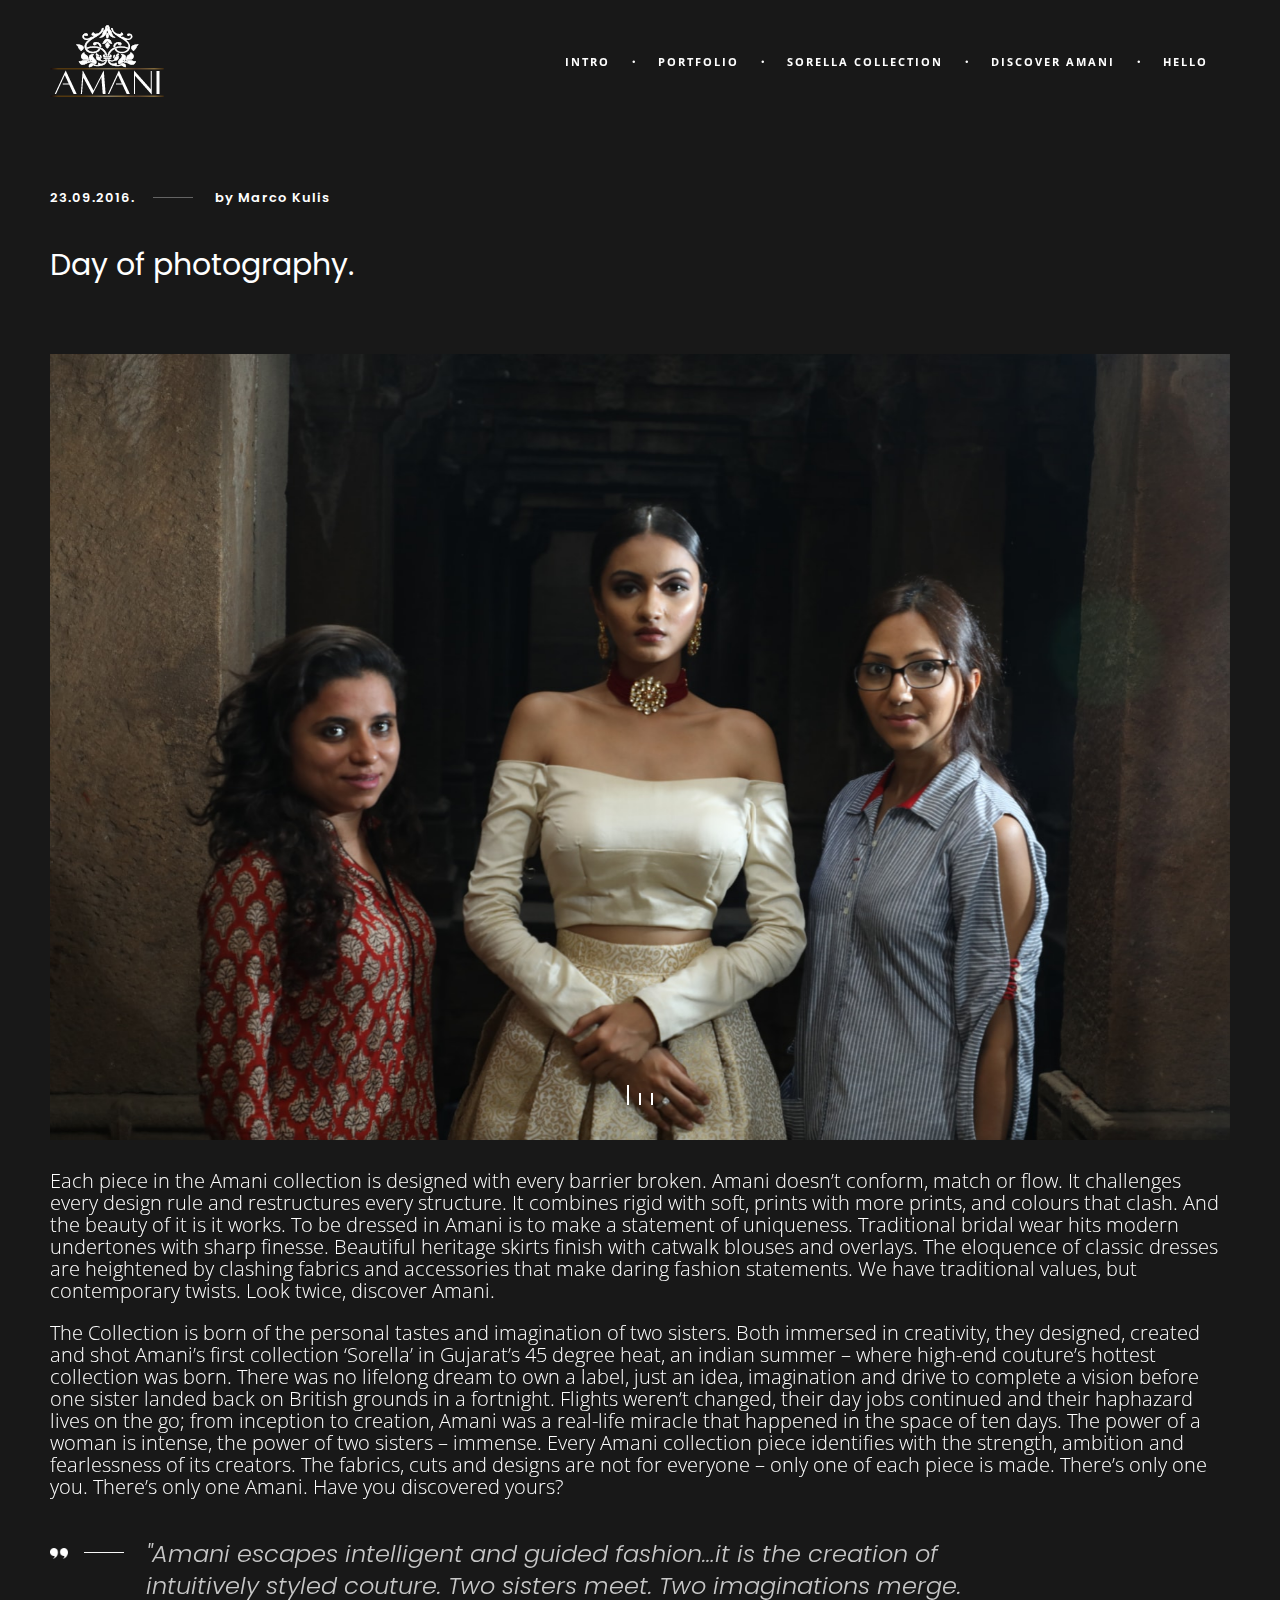
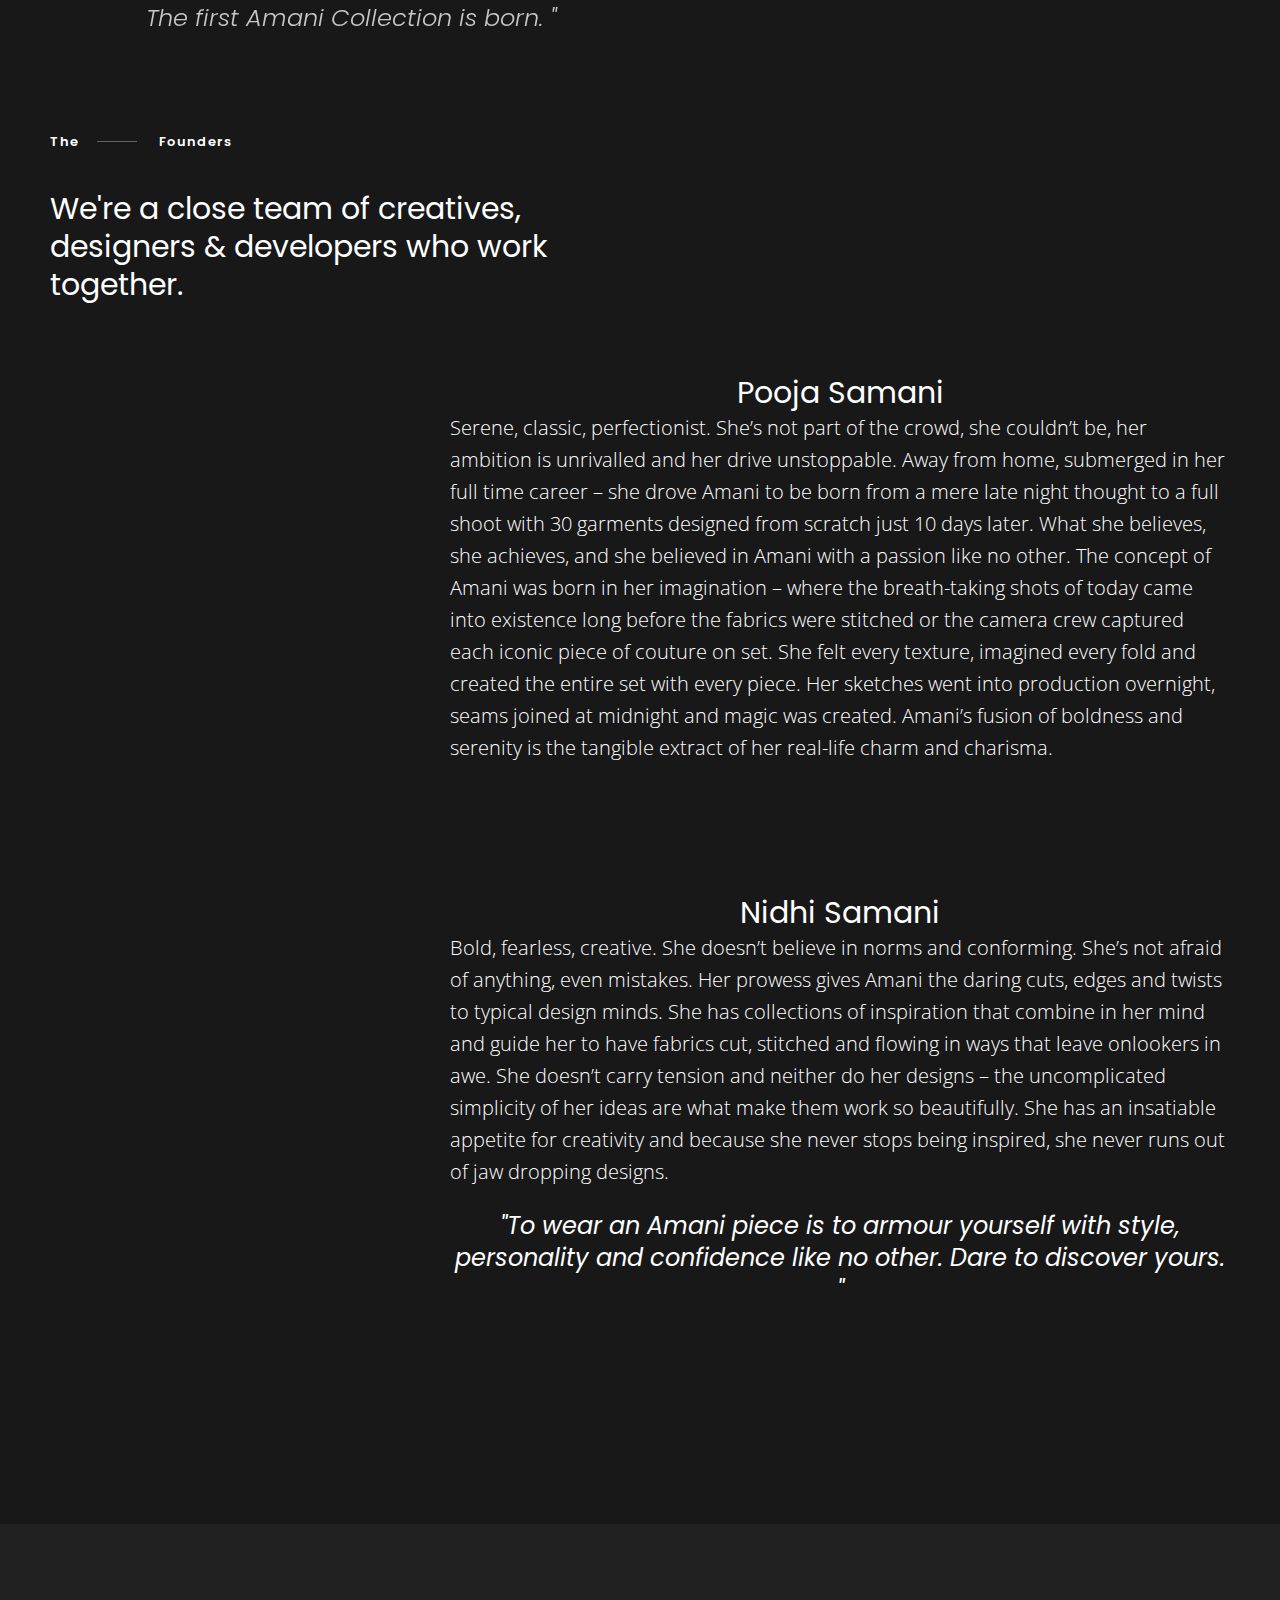
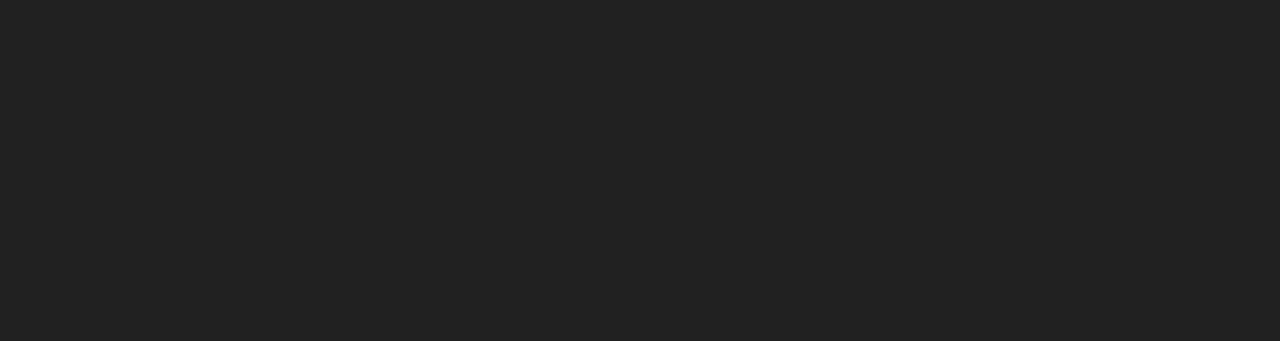
<file: about.html>
﻿<!DOCTYPE html>
<!--[if IE 8]><html class="no-js lt-ie9" lang="en"> <![endif]-->
<!--[if gt IE 8]>
<!-->
<html class="no-js" lang="en">
<!--<![endif]-->

<head>

    <!-- Basic Page Needs
  ================================================== -->
    <meta charset="utf-8">
    <title>Talos</title>
    <meta name="description" content="">
    <meta name="author" content="">

    <!-- Mobile Specific Metas
  ================================================== -->
    <meta name="viewport" content="width=device-width, initial-scale=1, maximum-scale=1">



    <!-- CSS
  ================================================== -->
    <link rel="stylesheet" href="css/about-base.css" />
    <link rel="stylesheet" href="css/skeleton.css" />
    <link rel="stylesheet" href="css/about-layout.css" />
    <link rel="stylesheet" href="css/color.css" />
    <link rel="stylesheet" href="css/font-awesome.css" />
    <link rel="stylesheet" href="css/et-line.css" />
    <link rel="stylesheet" href="css/about-owl.carousel.css" />
    <link rel="stylesheet" href="css/about-owl.transitions.css" />
    <link rel="stylesheet" href="css/retina.css" />



    <!-- Favicons
	================================================== -->
    <link rel="shortcut icon" href="favicon.png">
    <link rel="apple-touch-icon" href="apple-touch-icon.png">
    <link rel="apple-touch-icon" sizes="72x72" href="apple-touch-icon-72x72.png">
    <link rel="apple-touch-icon" sizes="114x114" href="apple-touch-icon-114x114.png">

    <script type="text/javascript" src="js/modernizr.custom.js"></script>


</head>

<body class="royal_preloader">

    <div id="royal_preloader"></div>

    <!-- MENU
    ================================================== -->

    <nav id="menu-wrap" class="menu-back cbp-af-header">
        <div class="container">
            <div class="twelve columns">
                <a href="index.html">
                    <div class="logo"></div>
                </a>
                <ul class="slimmenu">
                    <li>
                        <a href="#home">intro</a>
                    </li>
                    <li>
                        <a href="index.html#portfolio">Portfolio</a>
                    </li>
                    <li>
                        <a href="categories.html">Sorella Collection</a>
                    </li>
                    <li>
                        <a href="about.html"> Discover Amani</a>
                    </li>
                    <li>
                        <a href="contact.html">hello</a>
                    </li>

                </ul>
            </div>
        </div>
    </nav>

    <!-- Primary Page Layout
	================================================== -->

    <div class="section back-dark2" id="scrol-top">
        <div class="section padding-bottom padding-top-page">
            <div class="container">
                <div class="twelve columns">
                    <div class="title-text left">
                        <p>23.09.2016.<span>by Marco Kulis</span></p>
                        <h3>Day of photography.</h3>
                    </div>
                </div>
                <div class="twelve columns">
                    <div id="owl-post-slider" class="owl-carousel owl-theme">

                        <div class="item">
                            <img src="images/about-1.jpg" alt="">
                        </div>
                        <div class="item">
                            <img src="images/about-2.jpg" alt="">
                        </div>
                        <div class="item">
                            <img src="images/blog/3.jpg" alt="">
                        </div>

                    </div>
                    <div class="post" data-scroll-reveal="enter bottom move 100px over 1s after 0.4s">
                        <p style="font-size:1.3em">Each piece in the Amani collection is designed with every barrier broken. Amani doesn’t conform, match or flow. It challenges every design rule and restructures every structure. It combines rigid with soft, prints with more prints,
                            and colours that clash. And the beauty of it is it works. To be dressed in Amani is to make a statement of uniqueness. Traditional bridal wear hits modern undertones with sharp finesse. Beautiful heritage skirts finish with
                            catwalk blouses and overlays. The eloquence of classic dresses are heightened by clashing fabrics and accessories that make daring fashion statements. We have traditional values, but contemporary twists. Look twice, discover
                            Amani.
                        </p>

                        <p style="font-size:1.3em">The Collection is born of the personal tastes and imagination of two sisters. Both immersed in creativity, they designed, created and shot Amani’s first collection ‘Sorella’ in Gujarat’s 45 degree heat, an indian summer – where
                            high-end couture’s hottest collection was born. There was no lifelong dream to own a label, just an idea, imagination and drive to complete a vision before one sister landed back on British grounds in a fortnight. Flights weren’t
                            changed, their day jobs continued and their haphazard lives on the go; from inception to creation, Amani was a real-life miracle that happened in the space of ten days. The power of a woman is intense, the power of two sisters
                            – immense. Every Amani collection piece identifies with the strength, ambition and fearlessness of its creators. The fabrics, cuts and designs are not for everyone – only one of each piece is made. There’s only one you. There’s
                            only one Amani. Have you discovered yours? </p>
                        <p><em>
                                <div class="quote">
                                    <h4>"Amani escapes intelligent and guided fashion…it is the creation of intuitively
                                        styled couture. Two sisters meet.
                                        Two imaginations merge. The first Amani Collection is born. "</h4>
                                </div>
                            </em></p>


                    </div>
                </div>

            </div>
            <div class="container">
                <div class="twelve columns">
                    <div class="title-text left">
                        <p>The<span>Founders</span></p>
                        <h3>We're a close team of creatives, designers & developers who work together.</h3>
                    </div>
                </div>
                <div class="container">
                    <div class="four columns" data-scroll-reveal="enter bottom move 100px over 1s after 0.3s">
                        <div class="team-wrap fst">
                            <img src="images/pooja-s.jpg" alt="Some image" />
                        </div>
                    </div>
                    <div class="eight columns">
                        <h3>Pooja Samani</h3>
                        <p style="font-size:1.3em; line-height: 32px">Serene, classic, perfectionist. She’s not part of the crowd, she couldn’t be, her ambition is unrivalled and her drive unstoppable. Away from home, submerged in her full time career – she drove Amani to be born from a mere late
                            night thought to a full shoot with 30 garments designed from scratch just 10 days later. What she believes, she achieves, and she believed in Amani with a passion like no other. The concept of Amani was born in her imagination
                            – where the breath-taking shots of today came into existence long before the fabrics were stitched or the camera crew captured each iconic piece of couture on set. She felt every texture, imagined every fold and created the
                            entire set with every piece. Her sketches went into production overnight, seams joined at midnight and magic was created. Amani’s fusion of boldness and serenity is the tangible extract of her real-life charm and charisma.
                        </p>
                    </div>
                </div>
                <div class="container">
                    <div class="four columns" data-scroll-reveal="enter bottom move 100px over 1s after 0.3s">
                        <div class="team-wrap fst">
                            <img src="images/nidhi-s.jpg" alt="Some image" />
                        </div>
                    </div>
                    <div class="eight columns">
                        <h3>Nidhi Samani</h3>
                        <p style="font-size:1.3em; line-height: 32px"> Bold, fearless, creative. She doesn’t believe in norms and conforming. She’s not afraid of anything, even mistakes. Her prowess gives Amani the daring cuts, edges and twists to typical design minds. She has collections of inspiration
                            that combine in her mind and guide her to have fabrics cut, stitched and flowing in ways that leave onlookers in awe. She doesn’t carry tension and neither do her designs – the uncomplicated simplicity of her ideas are what
                            make them work so beautifully. She has an insatiable appetite for creativity and because she never stops being inspired, she never runs out of jaw dropping designs.
                        </p>
                        <br>
                        <h4><em>"To wear an Amani piece is to armour yourself with style, personality and
                                confidence
                                like no other. Dare to
                                discover yours. "</em></h4>

                    </div>
                </div>

            </div>
        </div>
    </div>


    <div class="section back-dark padding-top-bottom overflow-hidden">
        <div class="container">
            <div class="six columns" data-scroll-reveal="enter bottom move 100px over 1s after 0.4s">
                <div class="footer-top">
                    <img src="images/logo-white.svg" alt="Amani Logo" />
                </div>
            </div>
            <div class="six columns" data-scroll-reveal="enter bottom move 100px over 1s after 0.4s">
                <div class="footer-top">
                    <div class="social-footer">
                        <ul class="list-social-footer">
                            <li class="icon-footer tipped" data-title="twitter" data-tipper-options='{"direction":"top","follow":"true"}'>
                                <a href="#">&#xf099;</a>
                            </li>
                            <li class="icon-footer tipped" data-title="github" data-tipper-options='{"direction":"top","follow":"true"}'>
                                <a href="#">&#xf09b;</a>
                            </li>
                            <li class="icon-footer tipped" data-title="pinterest" data-tipper-options='{"direction":"top","follow":"true"}'>
                                <a href="#">&#xf231;</a>
                            </li>
                            <li class="icon-footer tipped" data-title="facebook" data-tipper-options='{"direction":"top","follow":"true"}'>
                                <a href="#">&#xf09a;</a>
                            </li>
                        </ul>
                    </div>
                </div>
            </div>
            <div class="twelve columns remove-top remove-bottom" data-scroll-reveal="enter bottom move 100px over 1s after 0.4s">
                <div class="footer-line"></div>
            </div>
            <div class="five columns" data-scroll-reveal="enter bottom move 100px over 1s after 0.4s">
                <div class="left-footer">
                    <p>2018 © AMANI. All rights reserved.</p>
                </div>
            </div>
            <div class="two columns" data-scroll-reveal="enter bottom move 100px over 1s after 0.4s">
                <a href="#home" data-gal="m_PageScroll2id">
                    <div class="arrow-up-footer"></div>
                </a>
            </div>
            <div class="five columns" data-scroll-reveal="enter bottom move 100px over 1s after 0.4s">
                <div class="right-footer">
                    <p>With love from Amani Collections.</p>
                </div>
            </div>
        </div>
    </div>





    <!-- JAVASCRIPT
    ================================================== -->
    <script type="text/javascript" src="js/jquery-2.1.1.js"></script>
    <script type="text/javascript" src="js/royal_preloader.min.js"></script>
    <script type="text/javascript" src="js/plugins.js"></script>
    <script type="text/javascript" src="js/custom-post.js"></script>
    <!-- End Document
================================================== -->
</body>

</html>
</file>
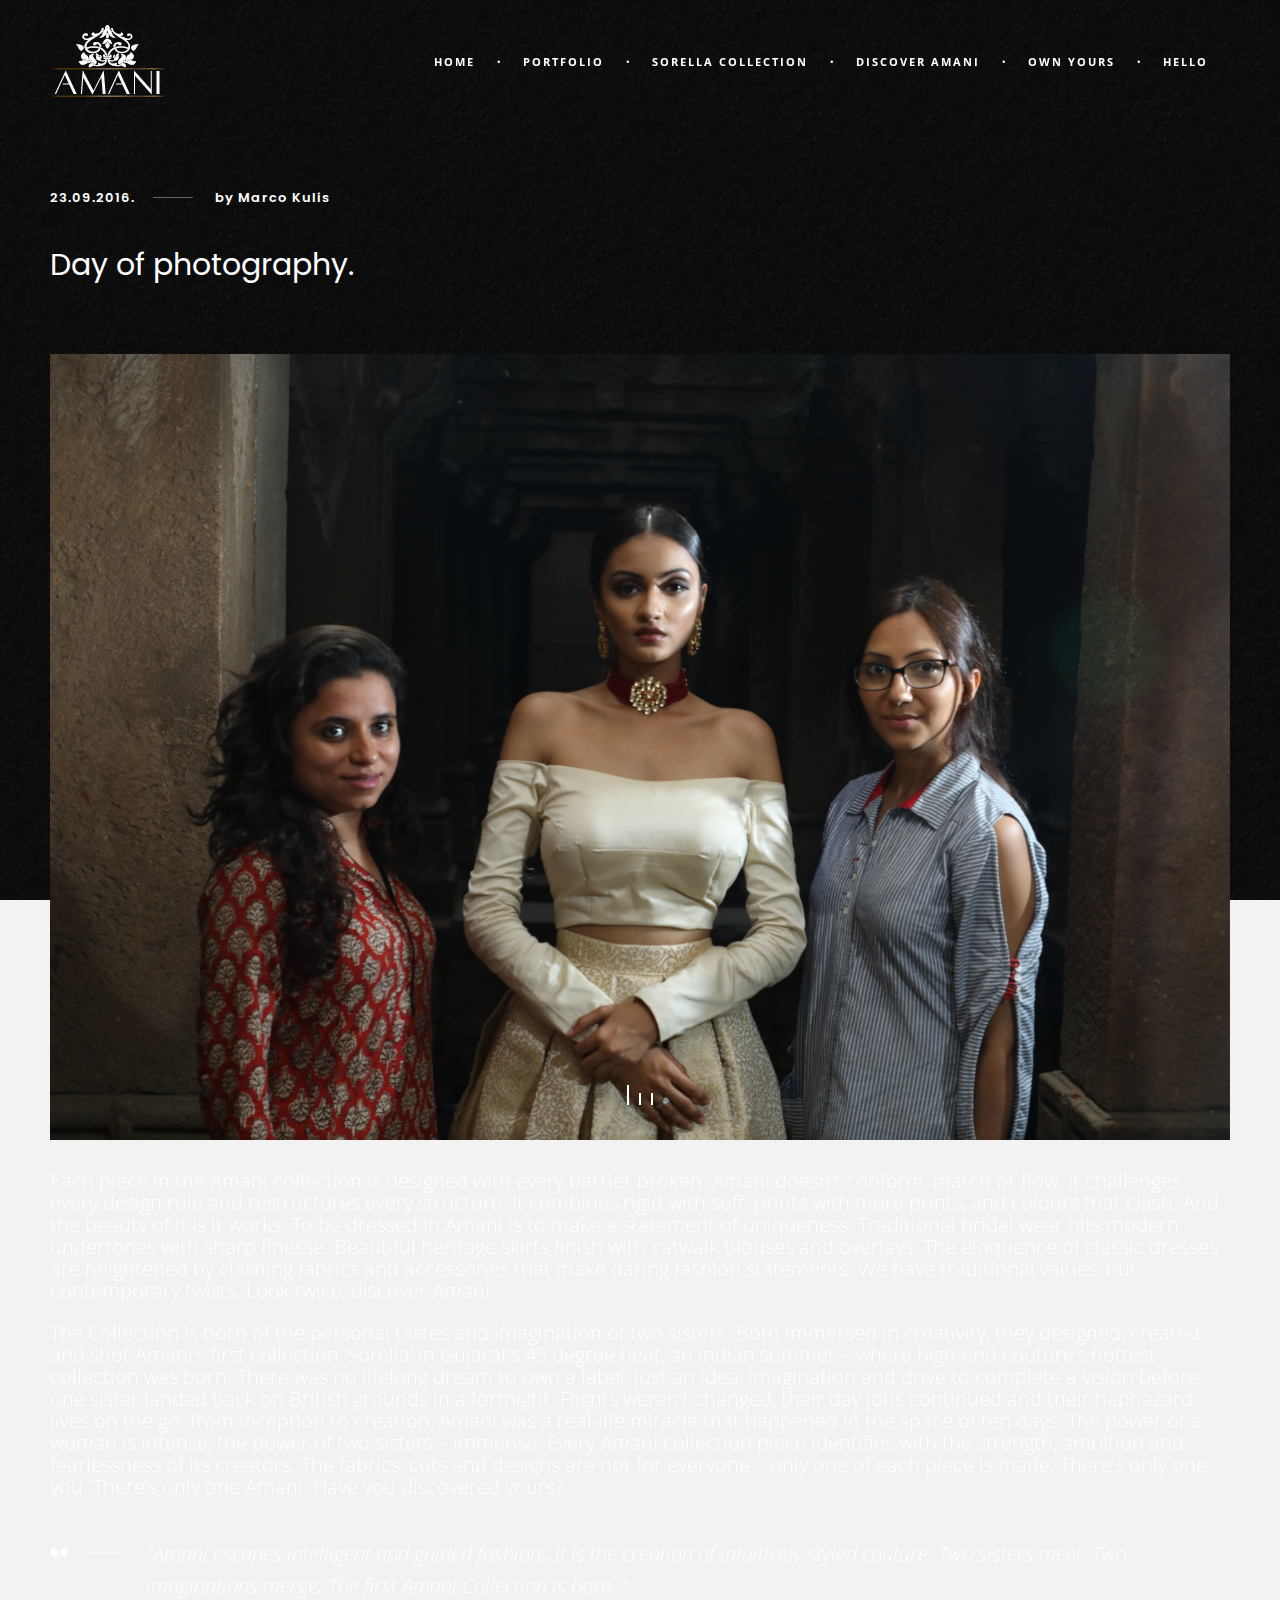
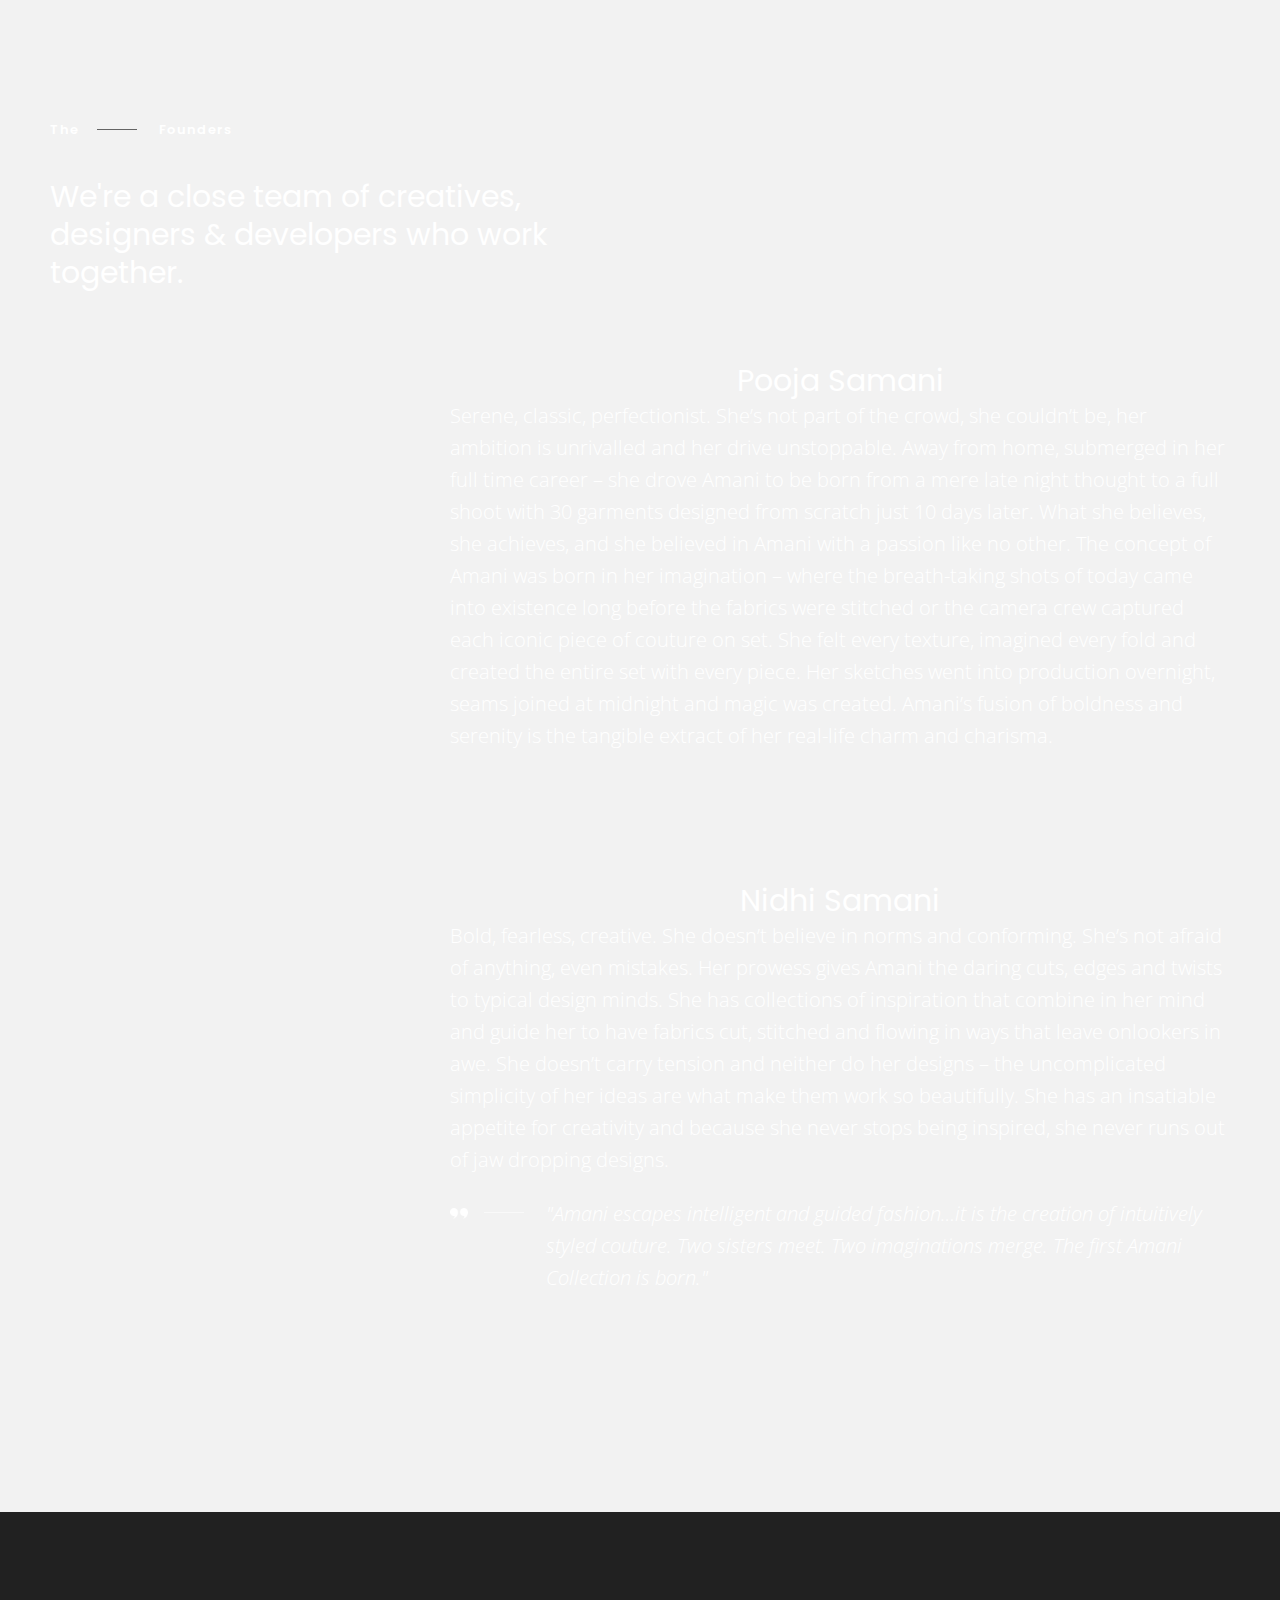
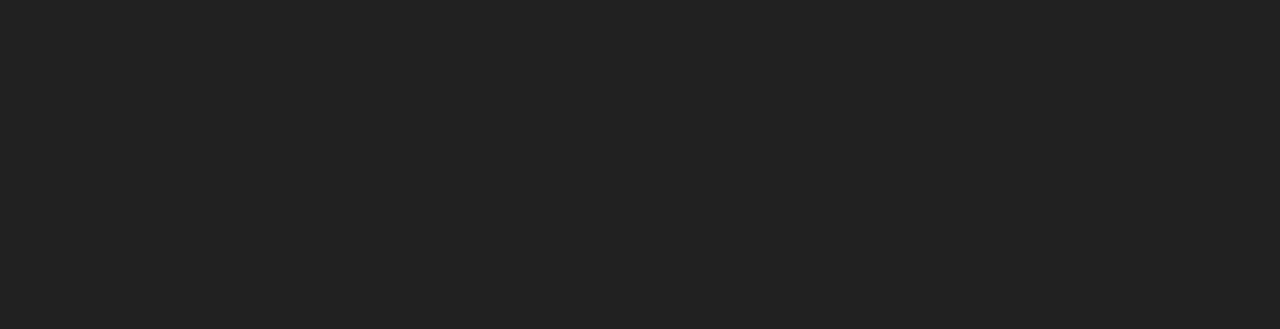
<file: discoveramani.html>
﻿<!DOCTYPE html>
<!--[if IE 8]><html class="no-js lt-ie9" lang="en"> <![endif]-->
<!--[if gt IE 8]>
<!-->
<html class="no-js" lang="en">
<!--<![endif]-->

<head>

    <!-- Basic Page Needs
  ================================================== -->
    <meta charset="utf-8">
    <title>Talos</title>
    <meta name="description" content="">
    <meta name="author" content="">

    <!-- Mobile Specific Metas
  ================================================== -->
    <meta name="viewport" content="width=device-width, initial-scale=1, maximum-scale=5">



    <!-- CSS
  ================================================== -->
    <link rel="stylesheet" href="css/about-base.css" />
    <link rel="stylesheet" href="css/skeleton.css" />
    <link rel="stylesheet" href="css/about-layout.css" />
    <link rel="stylesheet" href="css/color.css" />
    <link rel="stylesheet" href="css/font-awesome.css" />
    <link rel="stylesheet" href="css/et-line.css" />
    <link rel="stylesheet" href="css/about-owl.carousel.css" />
    <link rel="stylesheet" href="css/about-owl.transitions.css" />
    <link rel="stylesheet" href="css/retina.css" />



    <!-- Favicons
	================================================== -->
    <link rel="shortcut icon" href="favicon.png">
    <link rel="apple-touch-icon" href="apple-touch-icon.png">
    <link rel="apple-touch-icon" sizes="72x72" href="apple-touch-icon-72x72.png">
    <link rel="apple-touch-icon" sizes="114x114" href="apple-touch-icon-114x114.png">

    <script type="text/javascript" src="js/modernizr.custom.js"></script>


</head>

<body class="royal_preloader">

    <div id="royal_preloader"></div>

    <!-- MENU
    ================================================== -->

    <nav id="menu-wrap" class="menu-back cbp-af-header">
        <div class="container">
            <div class="twelve columns">
                <a href="index.html">
                    <div class="logo"></div>
                </a>
                <ul class="slimmenu">
                    <li>
                        <a href="index.html">Home</a>
                    </li>
                    <li>
                        <a href="index.html#portfolio">Portfolio</a>
                    </li>
                    <li>
                        <a href="categories.html">Sorella Collection</a>
                    </li>
                    <li>
                        <a href="discoveramani.html">Discover Amani</a>
                    </li>
                    <li>
                        <a href="ownyours.html"> Own Yours </a>
                    </li>
                    <li>
                        <a href="hello.html">Hello</a>
                    </li>

                </ul>
            </div>
        </div>
    </nav>

    <!-- Primary Page Layout
	================================================== -->

    <div class="section back-dark-parallax-5" id="scrol-top">
        <div class="section padding-bottom padding-top-page">
            <div class="container">
                <div class="twelve columns">
                    <div class="title-text left">
                        <p>23.09.2016.<span>by Marco Kulis</span></p>
                        <h3>Day of photography.</h3>
                    </div>
                </div>
                <div class="twelve columns">
                    <div id="owl-post-slider" class="owl-carousel owl-theme">

                        <div class="item">
                            <img src="images/about-1.jpg" alt="">
                        </div>
                        <div class="item">
                            <img src="images/about-2.jpg" alt="">
                        </div>
                        <div class="item">
                            <img src="images/blog/3.jpg" alt="">
                        </div>

                    </div>
                    <div class="post" data-scroll-reveal="enter bottom move 100px over 1s after 0.4s">
                        <p style="font-size:1.3em">Each piece in the Amani collection is designed with every barrier broken. Amani doesn’t conform, match or flow. It challenges every design rule and restructures every structure. It combines rigid with soft, prints with more prints,
                            and colours that clash. And the beauty of it is it works. To be dressed in Amani is to make a statement of uniqueness. Traditional bridal wear hits modern undertones with sharp finesse. Beautiful heritage skirts finish with
                            catwalk blouses and overlays. The eloquence of classic dresses are heightened by clashing fabrics and accessories that make daring fashion statements. We have traditional values, but contemporary twists. Look twice, discover
                            Amani.
                        </p>

                        <p style="font-size:1.3em">The Collection is born of the personal tastes and imagination of two sisters. Both immersed in creativity, they designed, created and shot Amani’s first collection ‘Sorella’ in Gujarat’s 45 degree heat, an indian summer – where
                            high-end couture’s hottest collection was born. There was no lifelong dream to own a label, just an idea, imagination and drive to complete a vision before one sister landed back on British grounds in a fortnight. Flights weren’t
                            changed, their day jobs continued and their haphazard lives on the go; from inception to creation, Amani was a real-life miracle that happened in the space of ten days. The power of a woman is intense, the power of two sisters
                            – immense. Every Amani collection piece identifies with the strength, ambition and fearlessness of its creators. The fabrics, cuts and designs are not for everyone – only one of each piece is made. There’s only one you. There’s
                            only one Amani. Have you discovered yours? </p>
                        <p><em>
                                <div class="quote">
                                    <p style="font-size:1.3em; line-height: 32px">"Amani escapes intelligent and guided
                                        fashion…it is the creation of intuitively
                                        styled couture. Two sisters meet.
                                        Two imaginations merge. The first Amani Collection is born. "</p>
                                </div>
                            </em></p>


                    </div>
                </div>

            </div>
            <div class="container">
                <div class="twelve columns">
                    <div class="title-text left">
                        <p>The<span>Founders</span></p>
                        <h3>We're a close team of creatives, designers & developers who work together.</h3>
                    </div>
                </div>
                <div class="container">
                    <div class="four columns" data-scroll-reveal="enter bottom move 100px over 1s after 0.3s">
                        <div class="team-wrap fst">
                            <img src="images/pooja-s.jpg" alt="Some image" />
                        </div>
                    </div>
                    <div class="eight columns">
                        <h3>Pooja Samani</h3>
                        <p style="font-size:1.3em; line-height: 32px">Serene, classic, perfectionist. She’s not part of the crowd, she couldn’t be, her ambition is unrivalled and her drive unstoppable. Away from home, submerged in her full time career – she drove Amani to be born from a mere late
                            night thought to a full shoot with 30 garments designed from scratch just 10 days later. What she believes, she achieves, and she believed in Amani with a passion like no other. The concept of Amani was born in her imagination
                            – where the breath-taking shots of today came into existence long before the fabrics were stitched or the camera crew captured each iconic piece of couture on set. She felt every texture, imagined every fold and created the
                            entire set with every piece. Her sketches went into production overnight, seams joined at midnight and magic was created. Amani’s fusion of boldness and serenity is the tangible extract of her real-life charm and charisma.
                        </p>
                    </div>
                </div>
                <div class="container">
                    <div class="four columns" data-scroll-reveal="enter bottom move 100px over 1s after 0.3s">
                        <div class="team-wrap fst">
                            <img src="images/nidhi-s.jpg" alt="Some image" />
                        </div>
                    </div>
                    <div class="eight columns">
                        <h3>Nidhi Samani</h3>
                        <p style="font-size:1.3em; line-height: 32px"> Bold, fearless, creative. She doesn’t believe in norms and conforming. She’s not afraid of anything, even mistakes. Her prowess gives Amani the daring cuts, edges and twists to typical design minds. She has collections of inspiration
                            that combine in her mind and guide her to have fabrics cut, stitched and flowing in ways that leave onlookers in awe. She doesn’t carry tension and neither do her designs – the uncomplicated simplicity of her ideas are what
                            make them work so beautifully. She has an insatiable appetite for creativity and because she never stops being inspired, she never runs out of jaw dropping designs.
                        </p>
                        <br>
                        <p><em>
                                <div class="quote">
                                    <p style="font-size:1.3em; line-height: 32px">"Amani escapes intelligent and guided
                                        fashion…it is the creation of intuitively
                                        styled couture. Two sisters meet.
                                        Two imaginations merge. The first Amani Collection is born."</p>
                                </div>
                            </em></p>

                    </div>
                </div>

            </div>
        </div>
    </div>


    <div class="section back-dark padding-top-bottom overflow-hidden">
        <div class="container">
            <div class="six columns" data-scroll-reveal="enter bottom move 100px over 1s after 0.4s">
                <div class="footer-top">
                    <img src="images/logo-white.svg" alt="Amani Logo" />
                </div>
            </div>
            <div class="six columns" data-scroll-reveal="enter bottom move 100px over 1s after 0.4s">
                <div class="footer-top">
                    <div class="social-footer">
                        <ul class="list-social-footer">
                            <li class="icon-footer tipped" data-title="twitter" data-tipper-options='{"direction":"top","follow":"true"}'>
                                <a href="#">&#xf099;</a>
                            </li>
                            <li class="icon-footer tipped" data-title="github" data-tipper-options='{"direction":"top","follow":"true"}'>
                                <a href="#">&#xf09b;</a>
                            </li>
                            <li class="icon-footer tipped" data-title="pinterest" data-tipper-options='{"direction":"top","follow":"true"}'>
                                <a href="#">&#xf231;</a>
                            </li>
                            <li class="icon-footer tipped" data-title="facebook" data-tipper-options='{"direction":"top","follow":"true"}'>
                                <a href="#">&#xf09a;</a>
                            </li>
                        </ul>
                    </div>
                </div>
            </div>
            <div class="twelve columns remove-top remove-bottom" data-scroll-reveal="enter bottom move 100px over 1s after 0.4s">
                <div class="footer-line"></div>
            </div>
            <div class="five columns" data-scroll-reveal="enter bottom move 100px over 1s after 0.4s">
                <div class="left-footer">
                    <p>2018 © AMANI. All rights reserved.</p>
                </div>
            </div>
            <div class="two columns" data-scroll-reveal="enter bottom move 100px over 1s after 0.4s">
                <a href="#home" data-gal="m_PageScroll2id">
                    <div class="arrow-up-footer"></div>
                </a>
            </div>
            <div class="five columns" data-scroll-reveal="enter bottom move 100px over 1s after 0.4s">
                <div class="right-footer">
                    <p>With love from Amani Collections.</p>
                </div>
            </div>
        </div>
    </div>





    <!-- JAVASCRIPT
    ================================================== -->
    <script type="text/javascript" src="js/jquery-2.1.1.js"></script>
    <script type="text/javascript" src="js/royal_preloader.min.js"></script>
    <script type="text/javascript" src="js/plugins.js"></script>
    <script type="text/javascript" src="js/custom-post.js"></script>
    <!-- End Document
================================================== -->
</body>

</html>
</file>
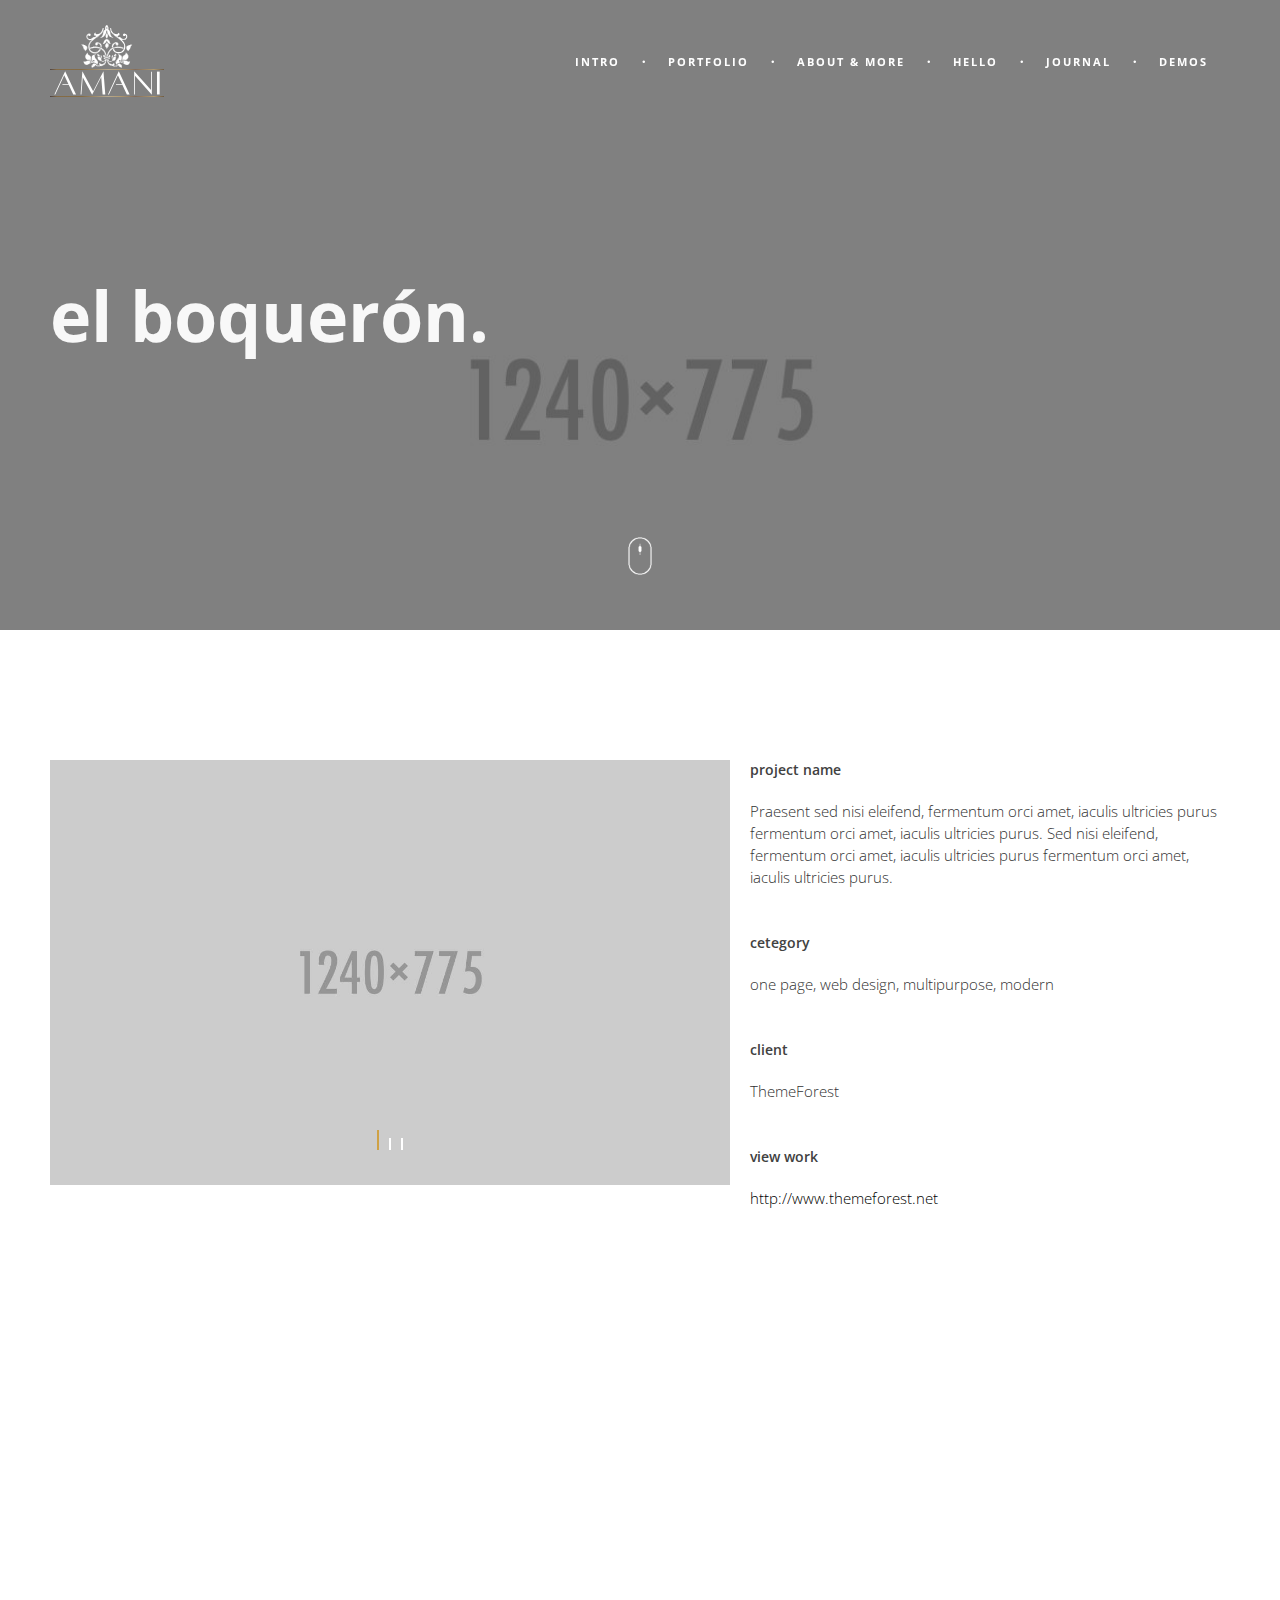
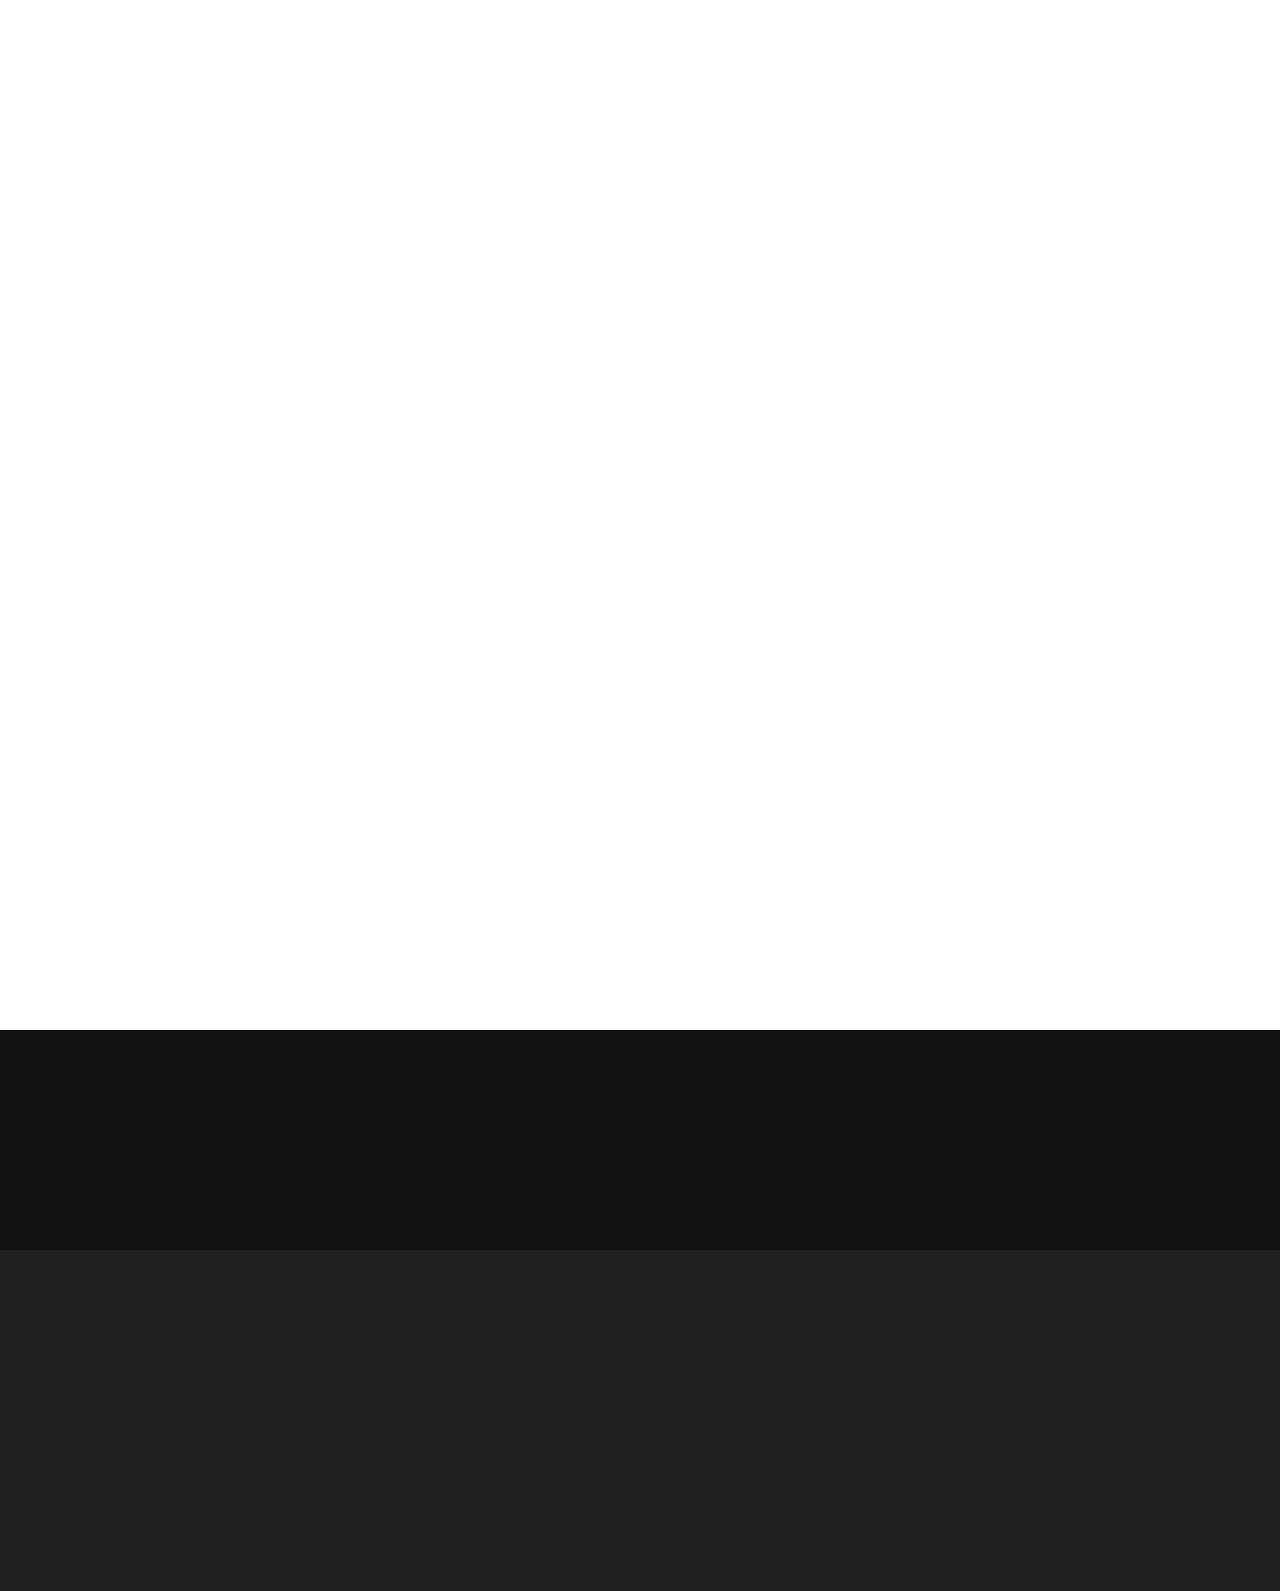
<file: project.html>
﻿<!DOCTYPE html>
<!--[if IE 8]><html class="no-js lt-ie9" lang="en"> <![endif]-->
<!--[if gt IE 8]>
<!--><html class="no-js" lang="en"><!--<![endif]-->
<head>

	<!-- Basic Page Needs
  ================================================== -->
	<meta charset="utf-8">
	<title>Talos</title>
	<meta name="description" content="">
	<meta name="author" content="">

	<!-- Mobile Specific Metas
  ================================================== -->
	<meta name="viewport" content="width=device-width, initial-scale=1, maximum-scale=1">
	
	
	
	<!-- CSS
  ================================================== -->
	<link rel="stylesheet" href="css/base.css"/>
	<link rel="stylesheet" href="css/skeleton.css"/>
	<link rel="stylesheet" href="css/layout.css"/>
	<link rel="stylesheet" href="css/color.css"/>
	<link rel="stylesheet" href="css/font-awesome.css" />
	<link rel="stylesheet" href="css/et-line.css"/>
	<link rel="stylesheet" href="css/owl.carousel.css"/>
	<link rel="stylesheet" href="css/owl.transitions.css"/>
	<link rel="stylesheet" href="css/retina.css"/>
	

		
	<!-- Favicons
	================================================== -->
	<link rel="shortcut icon" href="favicon.png">
	<link rel="apple-touch-icon" href="apple-touch-icon.png">
	<link rel="apple-touch-icon" sizes="72x72" href="apple-touch-icon-72x72.png">
	<link rel="apple-touch-icon" sizes="114x114" href="apple-touch-icon-114x114.png">
	
	<script type="text/javascript" src="js/modernizr.custom.js"></script> 
	
	
</head>
<body class="royal_preloader">	
	
	<div id="royal_preloader"></div>
	
	<!-- MENU
    ================================================== -->	

		<nav id="menu-wrap" class="menu-back cbp-af-header">
			<div class="container">
				<div class="twelve columns">
					<div class="logo"></div>
					<ul class="slimmenu">
						<li>
							<a href="index.html">intro</a>
						</li>
						<li>
							<a href="index.html#work">portfolio</a>
						</li>
						<li>
							<a href="index.html#about">about & more</a>
						</li>
						<li>
							<a href="index.html#contact">hello</a>
						</li>
						<li>
							<a href="../2blog/index.html">journal</a>
						</li>
						<li>
							<a href="../index.html">demos</a>
						</li>
					</ul>
				</div>
			</div>
		</nav>
		
	<!-- Primary Page Layout
	================================================== -->

		<div class="section half-height" id="scroll-top">	
			<div class="parallax-project"></div>
			<div class="home-mask"></div>
			<div class="home-text">
				<div class="container fade-elements">
					<div class="twelve columns">
						<h1>el boquerón.</h1>
					</div>
				</div>
			</div>	
			<a href="#scroll-from-top" data-gal="m_PageScroll2id" data-ps2id-offset="78"><div class="link-down fade-elements"></div></a>		
		</div>
		
		<div class="section back-white" id="scroll-from-top">
			<div class="section padding-top-bottom back-white">
				<div class="container project-page">			
					<div class="seven columns">		
						<div id="owl-portfolio-slider" class="owl-carousel owl-theme external-project">
													 
							<div class="item">
								<img src="images/portfolio/project2.jpg" alt="">		
							</div>										
							<div class="item">
								<img src="images/portfolio/project3.jpg" alt="">			
							</div>										
							<div class="item"> 
								<img src="images/portfolio/project4.jpg" alt="">				
							</div>	
													 
						</div>	
					</div>
					<div class="five columns">		
						<h6>project name</h6>
						<p>Praesent sed nisi eleifend, fermentum orci amet, iaculis ultricies purus fermentum orci amet, iaculis ultricies purus. Sed nisi eleifend, fermentum orci amet, iaculis ultricies purus fermentum orci amet, iaculis ultricies purus.</p>		
						<h6>cetegory</h6>
						<p>one page, web design, multipurpose, modern</p>
						<h6>client</h6>
						<p>ThemeForest</p>
						<h6>view work</h6>
						<a href="#"><p>http://www.themeforest.net</p></a>
					</div>	
					
					<div class="clear"></div>
					
					<div class="four columns" data-scroll-reveal="enter bottom move 150px over 0.7s after 0.2s">
						<img  src="images/portfolio/project7.jpg" alt="" />
					</div>			
					<div class="four columns" data-scroll-reveal="enter bottom move 150px over 0.7s after 0.2s">
						<img  src="images/portfolio/project1.jpg" alt="" />
					</div>				
					<div class="four columns" data-scroll-reveal="enter bottom move 150px over 0.7s after 0.2s">
						<img  src="images/portfolio/project6.jpg" alt="" />
					</div>	
					
					<div class="clear"></div>
						
					<div class="twelve columns" data-scroll-reveal="enter bottom move 150px over 0.7s after 0.2s">
						<figure class="vimeo"> 
							<a href="http://player.vimeo.com/video/180745485">
								<img src="images/portfolio/project5.jpg" alt="image" />
							</a>
						</figure>	
					</div>	
				</div>
			</div>
			<div class="section">
				<div class="parallax-project-controls"></div>						
				<div class="project-next-prev">	
					<a href="#">
						<div class="project-prev">	
							<div class="text">prev<br><span>project name</span></div>										
						</div>
					</a>	
					<a href="#">	
						<div class="project-next">	
							<div class="text">next<br><span>project name</span></div>											
						</div>	
					</a>	
				</div>
			</div>
			<div class="section padding-top-bottom-small back-black">
				<div class="dark-over-sep"></div>
				<div class="container z-bigger">
					<div class="twelve columns" data-scroll-reveal="enter bottom move 150px over 0.7s after 0.2s">
						<div id="owl-logos" class="owl-carousel owl-theme">											 
							<div class="item">
								<img  src="images/logos/white1.png" alt="" />
							</div>											
							<div class="item">
								<img  src="images/logos/white2.png" alt="" />
							</div>											
							<div class="item"> 
								<img  src="images/logos/white3.png" alt="" />
							</div>											 
							<div class="item">
								<img  src="images/logos/white4.png" alt="" />
							</div>										
							<div class="item">
								<img  src="images/logos/white5.png" alt="" />
							</div>											
							<div class="item"> 
								<img  src="images/logos/white6.png" alt="" />
							</div>											 
							<div class="item">
								<img  src="images/logos/white1.png" alt="" />
							</div>											
							<div class="item">
								<img  src="images/logos/white2.png" alt="" />
							</div>											
							<div class="item"> 
								<img  src="images/logos/white3.png" alt="" />
							</div>											 
							<div class="item">
								<img  src="images/logos/white4.png" alt="" />
							</div>											
							<div class="item">
								<img  src="images/logos/white5.png" alt="" />
							</div>											
							<div class="item"> 
								<img  src="images/logos/white6.png" alt="" />
							</div>							
						</div>	
					</div>
				</div>
			</div>	
		</div>
		
		
		<div class="section back-dark padding-top-bottom overflow-hidden">
			<div class="container">
				<div class="six columns" data-scroll-reveal="enter bottom move 100px over 1s after 0.4s">
					<div class="footer-top">
						<img src="images/logo.png" alt="Some image" />
					</div>
				</div>
				<div class="six columns" data-scroll-reveal="enter bottom move 100px over 1s after 0.4s">
					<div class="footer-top">
						<div class="social-footer">
							<ul class="list-social-footer">
								<li class="icon-footer tipped" data-title="twitter"  data-tipper-options='{"direction":"top","follow":"true"}'>
									<a href="#">&#xf099;</a>
								</li>
								<li class="icon-footer tipped" data-title="github"  data-tipper-options='{"direction":"top","follow":"true"}'>
									<a href="#">&#xf09b;</a>
								</li>
								<li class="icon-footer tipped" data-title="pinterest"  data-tipper-options='{"direction":"top","follow":"true"}'>
									<a href="#">&#xf231;</a>
								</li>
								<li class="icon-footer tipped" data-title="facebook"  data-tipper-options='{"direction":"top","follow":"true"}'>
									<a href="#">&#xf09a;</a>
								</li>
							</ul>	
						</div>
					</div>
				</div>
				<div class="twelve columns remove-top remove-bottom" data-scroll-reveal="enter bottom move 100px over 1s after 0.4s">
					<div class="footer-line"></div>
				</div>
				<div class="five columns" data-scroll-reveal="enter bottom move 100px over 1s after 0.4s">
					<div class="left-footer">
						<p>2016 © Talos. All rights reserved.</p>
					</div>
				</div>
				<div class="two columns" data-scroll-reveal="enter bottom move 100px over 1s after 0.4s">
					<a href="#scroll-top" data-gal="m_PageScroll2id"><div class="arrow-up-footer"></div></a>
				</div>
				<div class="five columns" data-scroll-reveal="enter bottom move 100px over 1s after 0.4s">
					<div class="right-footer">
						<p>With love from IG Design.</p>
					</div>
				</div>
			</div>	
		</div>	

		
	

	
	<!-- JAVASCRIPT
    ================================================== -->
<script type="text/javascript" src="js/jquery-2.1.1.js"></script>	
<script type="text/javascript" src="js/royal_preloader.min.js"></script>
<script type="text/javascript" src="js/plugins.js"></script> 
<script type="text/javascript" src="js/custom-project.js"></script>    
<!-- End Document
================================================== -->
</body>
</html>
</file>
<file: css/about-base.css>
/*
* Skeleton V1.2
* Copyright 2011, Dave Gamache
* www.getskeleton.com
* Free to use under the MIT license.
* http://www.opensource.org/licenses/mit-license.php
* 6/20/2012
*/


/* Table of Content
==================================================
	#Reset & Basics
	#Basic Styles
	#Site Styles
	#Typography
	#Links
	#Lists
	#Images
	#Buttons
	#Forms
	#Misc */


/* #Reset & Basics (Inspired by E. Meyers)
================================================== */

html,
body,
div,
span,
applet,
object,
iframe,
h1,
h2,
h3,
h4,
h5,
h6,
p,
blockquote,
pre,
a,
abbr,
acronym,
address,
big,
cite,
code,
del,
dfn,
em,
img,
ins,
kbd,
q,
s,
samp,
small,
strike,
strong,
sub,
sup,
tt,
var,
b,
u,
i,
center,
dl,
dt,
dd,
ol,
ul,
li,
fieldset,
form,
label,
legend,
table,
caption,
tbody,
tfoot,
thead,
tr,
th,
td,
article,
aside,
canvas,
details,
embed,
figure,
figcaption,
footer,
header,
hgroup,
menu,
nav,
output,
ruby,
section,
summary,
time,
mark,
audio,
video,
select {
    margin: 0;
    padding: 0;
    border: 0;
    font-size: 100%;
    font: inherit;
    vertical-align: baseline;
}

article,
aside,
details,
figcaption,
figure,
footer,
header,
hgroup,
menu,
nav,
section {
    display: block;
}

body {
    line-height: 1;
}

ol,
ul {
    list-style: none;
}

blockquote,
q {
    quotes: none;
}

blockquote:before,
blockquote:after,
q:before,
q:after {
    content: '';
    content: none;
}

table {
    border-collapse: collapse;
    border-spacing: 0;
}


/* #Basic Styles
================================================== */

body {
    background: #f2f2f2;
    font-family: 'Open Sans';
    font-weight: 300;
    font-size: 15px;
    line-height: 22px;
    color: #ffff;
    overflow-x: hidden;
    -webkit-font-smoothing: antialiased;
    /* Fix for webkit rendering */
    text-shadow: 1px 1px 1px rgba(0, 0, 0, 0.004);
    -webkit-text-size-adjust: 100%;
}

html {
    overflow-x: hidden;
    height: 100%;
}


/* #Typography
================================================== */

h1,
h2,
h3,
h4,
h5,
h6 {
    color: #ffff;
    font-family: 'Poppins', sans-serif;
    font-weight: 400;
    text-align: center;
}

h1 a,
h2 a,
h3 a,
h4 a,
h5 a,
h6 a {
    font-weight: inherit;
}

h1 {
    font-size: 40px;
    line-height: 48px;
}

h2 {
    font-size: 34px;
    line-height: 42px;
}

h3 {
    font-size: 30px;
    line-height: 38px;
}

h4 {
    font-size: 24px;
    line-height: 32px;
}

h5 {
    font-size: 16px;
    line-height: 22px;
    font-weight: 600;
}

h6 {
    font-size: 14px;
    line-height: 20px;
    font-weight: 600;
}

p {}

p img {
    margin: 0;
}

p.lead {
    font-size: 21px;
    line-height: 27px;
    color: #777;
}

em {
    font-style: italic;
}

strong {
    font-weight: 600;
}

small {
    font-size: 80%;
}


/*	Blockquotes  */

blockquote,
blockquote p {
    font-size: 17px;
    line-height: 24px;
    color: #777;
}

blockquote {
    margin: 0 0 20px;
    padding: 9px 20px 0 19px;
}

blockquote cite {
    display: block;
    font-size: 12px;
    color: #555;
}

blockquote cite:before {
    content: "\2014 \0020";
}

blockquote cite a,
blockquote cite a:visited,
blockquote cite a:visited {
    color: #555;
}

hr {
    border: solid #323a3d;
    border-width: 1px 0 0;
    clear: both;
    margin: 0 10px 0 10px;
    height: 0;
    position: relative;
}


/* #Links
================================================== */

a,
a:visited {
    text-decoration: none;
}

a:hover,
a:focus {
    color: #e74c3c;
}

p a,
p a:visited {
    line-height: inherit;
    text-decoration: none;
}

a:focus {
    outline: none;
}


/* #Lists
================================================== */

ul,
ol {}

ul {
    list-style: none outside;
}

ol {
    list-style: decimal;
}

ol,
ul.square,
ul.circle,
ul.disc {
    margin-left: 30px;
}

ul.square {
    list-style: square outside;
}

ul.circle {
    list-style: circle outside;
}

ul.disc {
    list-style: disc outside;
}

ul ul,
ul ol,
ol ol,
ol ul {
    font-size: 90%;
}

ul ul li,
ul ol li,
ol ol li,
ol ul li {}

li {
    line-height: 18px;
}

ul.large li {
    line-height: 21px;
}

li p {
    line-height: 21px;
}


/* #Buttons
================================================== */

.button,
button,
input[type="submit"],
input[type="reset"],
input[type="button"] {
    background: #363636;
    margin-top: 10px;
    border: none;
    color: #dfdfdf;
    display: inline-block;
    font-size: 16px;
    cursor: pointer;
    line-height: normal;
    padding: 15px 25px;
    -webkit-transition: all 0.3s ease-out;
    -moz-transition: all 0.3s ease-out;
    -o-transition: all 0.3s ease-out;
    transition: all 0.3s ease-out;
    width: 100%
}

.button:hover,
button:hover,
input[type="submit"]:hover,
input[type="reset"]:hover,
input[type="button"]:hover {
    color: #e74c3c;
    background: #292929;
}

.button:active,
button:active,
input[type="submit"]:active,
input[type="reset"]:active,
input[type="button"]:active {
    color: #e74c3c;
}

.button.full-width,
button.full-width,
input[type="submit"].full-width,
input[type="reset"].full-width,
input[type="button"].full-width {
    width: 100%;
    padding-left: 0 !important;
    padding-right: 0 !important;
    text-align: center;
}


/* Fix for odd Mozilla border & padding issues */

button::-moz-focus-inner,
input::-moz-focus-inner {
    border: 0;
    padding: 0;
}


/* #Images
================================================== */


/* #Misc
================================================== */

.remove-bottom {
    margin-bottom: 0 !important;
}

.half-bottom {
    margin-bottom: 12.5px !important;
}

.add-bottom {
    margin-bottom: 25px !important;
}

.remove-top {
    margin-top: 0 !important;
}

.half-top {
    margin-top: 12.5px !important;
}

.add-top {
    margin-top: 25px !important;
}

.clear {
    clear: both;
    display: block;
    overflow: hidden;
    visibility: hidden;
    width: 0;
    height: 0;
}

::selection {
    color: #fff;
}

::-moz-selection {
    color: #fff;
}
</file>
<file: css/skeleton.css>
/*
* Skeleton V1.2 improved by IG Design
* Copyright 2011, Dave Gamache
* www.getskeleton.com
* Free to use under the MIT license.
* http://www.opensource.org/licenses/mit-license.php
* 6/20/2012
*/


/* Table of Contents
==================================================
	#Base 1320 Grid
	#Base 1200 Grid
    #Base 960 Grid
    #Tablet (Portrait)
    #Mobile (Portrait)
    #Mobile (Landscape)
    #Clearing */


	
/* #Base 1320 Grid
================================================== */	
	
		.container                                  { position: relative; width: 1320px; margin: 0 auto; padding: 0; }
		.container .column,
		.container .columns                         { float: left; display: inline; margin-left: 25px; margin-right: 25px; margin-top: 25px; margin-bottom: 25px;}
		.row                                        { margin-bottom: 50px; }

		/* Nested Column Classes */
		.column.alpha, .columns.alpha               { margin-left: 0; }
		.column.omega, .columns.omega               { margin-right: 0; }

		/* Base Grid */
		.container .one.column,
		.container .one.columns                     { width: 60px;  }
		.container .two.columns                     { width: 170px; }
		.container .three.columns                   { width: 280px; }
		.container .four.columns                    { width: 390px; }
		.container .five.columns                    { width: 500px; }
		.container .six.columns                     { width: 610px; }
		.container .seven.columns                   { width: 720px; }
		.container .eight.columns                   { width: 830px; }
		.container .nine.columns                    { width: 940px; }
		.container .ten.columns                     { width: 1050px; }
		.container .eleven.columns                  { width: 1160px; }
		.container .twelve.columns                  { width: 1270px; }

		.container .one-fifth.column                { width: 214px; }
		.container .two-fifths.column               { width: 478px; }
		.container .three-fifths.column                { width: 742px; }
		.container .four-fifths.column               { width: 1006px; }

		/* Offsets */
		.container .offset-by-one                   { padding-left: 110px;  }
		.container .offset-by-two                   { padding-left: 220px; }
		.container .offset-by-three                 { padding-left: 330px; }
		.container .offset-by-four                  { padding-left: 440px; }
		.container .offset-by-five                  { padding-left: 550px; }
		.container .offset-by-six                   { padding-left: 660px; }
		.container .offset-by-seven                 { padding-left: 770px; }
		.container .offset-by-eight                 { padding-left: 880px; }
		.container .offset-by-nine                  { padding-left: 990px; }
		.container .offset-by-ten                   { padding-left: 1100px; }
		.container .offset-by-eleven                { padding-left: 1210px; }	
	
	
	

	
/* #Base 1200 Grid
================================================== */	
	@media only screen and (min-width: 1200px) and (max-width: 1319px) {	
		.container                                  { position: relative; width: 1200px; margin: 0 auto; padding: 0; }
		.container .column,
		.container .columns                         { float: left; display: inline; margin-left: 10px; margin-right: 10px; margin-top: 10px; margin-bottom: 10px;}
		.row                                        { margin-bottom: 20px; }

		/* Nested Column Classes */
		.column.alpha, .columns.alpha               { margin-left: 0; }
		.column.omega, .columns.omega               { margin-right: 0; }

		/* Base Grid */
		.container .one.column,
		.container .one.columns                     { width: 80px;  }
		.container .two.columns                     { width: 180px; }
		.container .three.columns                   { width: 280px; }
		.container .four.columns                    { width: 380px; }
		.container .five.columns                    { width: 480px; }
		.container .six.columns                     { width: 580px; }
		.container .seven.columns                   { width: 680px; }
		.container .eight.columns                   { width: 780px; }
		.container .nine.columns                    { width: 880px; }
		.container .ten.columns                     { width: 980px; }
		.container .eleven.columns                  { width: 1080px; }
		.container .twelve.columns                  { width: 1180px; }

		.container .one-fifth.column                { width: 220px; }
		.container .two-fifths.column               { width: 460px; }
		.container .three-fifths.column                { width: 700px; }
		.container .four-fifths.column               { width: 940px; }

		/* Offsets */
		.container .offset-by-one                   { padding-left: 100px;  }
		.container .offset-by-two                   { padding-left: 200px; }
		.container .offset-by-three                 { padding-left: 300px; }
		.container .offset-by-four                  { padding-left: 400px; }
		.container .offset-by-five                  { padding-left: 500px; }
		.container .offset-by-six                   { padding-left: 600px; }
		.container .offset-by-seven                 { padding-left: 700px; }
		.container .offset-by-eight                 { padding-left: 800px; }
		.container .offset-by-nine                  { padding-left: 900px; }
		.container .offset-by-ten                   { padding-left: 1000px; }
		.container .offset-by-eleven                { padding-left: 1100px; }	
	}	
	
	
	

/* #Base 960 Grid
================================================== */

	@media only screen and (min-width: 960px) and (max-width: 1199px) {
		.container                                  { position: relative; width: 960px; margin: 0 auto; padding: 0; }
		.container .column,
		.container .columns                         { float: left; display: inline; margin-left: 10px; margin-right: 10px; margin-top: 10px; margin-bottom: 10px;}
		.row                                        { margin-bottom: 20px; }

		/* Nested Column Classes */
		.column.alpha, .columns.alpha               { margin-left: 0; }
		.column.omega, .columns.omega               { margin-right: 0; }

		/* Base Grid */
		.container .one.column,
		.container .one.columns                     { width: 60px;  }
		.container .two.columns                     { width: 140px; }
		.container .three.columns                   { width: 220px; }
		.container .four.columns                    { width: 300px; }
		.container .five.columns                    { width: 380px; }
		.container .six.columns                     { width: 460px; }
		.container .seven.columns                   { width: 540px; }
		.container .eight.columns                   { width: 620px; }
		.container .nine.columns                    { width: 700px; }
		.container .ten.columns                     { width: 780px; }
		.container .eleven.columns                  { width: 860px; }
		.container .twelve.columns                  { width: 940px; }

		.container .one-fifth.column                { width: 172px; }
		.container .two-fifths.column               { width: 364px; }
		.container .three-fifths.column                { width: 556px; }
		.container .four-fifths.column               { width: 748px; }

		/* Offsets */
		.container .offset-by-one                   { padding-left: 80px;  }
		.container .offset-by-two                   { padding-left: 160px; }
		.container .offset-by-three                 { padding-left: 240px; }
		.container .offset-by-four                  { padding-left: 320px; }
		.container .offset-by-five                  { padding-left: 400px; }
		.container .offset-by-six                   { padding-left: 480px; }
		.container .offset-by-seven                 { padding-left: 560px; }
		.container .offset-by-eight                 { padding-left: 640px; }
		.container .offset-by-nine                  { padding-left: 720px; }
		.container .offset-by-ten                   { padding-left: 800px; }
		.container .offset-by-eleven                { padding-left: 880px; }
	}


/* #Tablet (Portrait)
================================================== */

    /* Note: Design for a width of 768px */

    @media only screen and (min-width: 768px) and (max-width: 959px) {
        .container                                  { width: 768px; }
        .container .column,
        .container .columns                         { margin-left: 10px; margin-right: 10px;  margin-top: 10px; margin-bottom: 10px;}
        .column.alpha, .columns.alpha               { margin-left: 0; margin-right: 10px; }
        .column.omega, .columns.omega               { margin-right: 0; margin-left: 10px; }
        .alpha.omega                                { margin-left: 0; margin-right: 0; }

        .container .one.column,
        .container .one.columns                     { width: 44px; }
        .container .two.columns                     { width: 108px; }
        .container .three.columns                   { width: 172px; }
        .container .four.columns                    { width: 236px; }
        .container .five.columns                    { width: 300px; }
        .container .six.columns                     { width: 364px; }
        .container .seven.columns                   { width: 428px; }
        .container .eight.columns                   { width: 492px; }
        .container .nine.columns                    { width: 556px; }
        .container .ten.columns                     { width: 620px; }
        .container .eleven.columns                  { width: 684px; }
        .container .twelve.columns                  { width: 748px; }

		.container .one-fifth.column                { width: 133.6px; }
		.container .two-fifths.column               { width: 287.2px; }
		.container .three-fifths.column                { width: 440.8px; }
		.container .four-fifths.column               { width: 594.4px; }

        /* Offsets */
        .container .offset-by-one                   { padding-left: 64px; }
        .container .offset-by-two                   { padding-left: 128px; }
        .container .offset-by-three                 { padding-left: 192px; }
        .container .offset-by-four                  { padding-left: 256px; }
        .container .offset-by-five                  { padding-left: 320px; }
        .container .offset-by-six                   { padding-left: 384px; }
        .container .offset-by-seven                 { padding-left: 448px; }
        .container .offset-by-eight                 { padding-left: 512px; }
        .container .offset-by-nine                  { padding-left: 576px; }
        .container .offset-by-ten                   { padding-left: 640px; }
        .container .offset-by-eleven                { padding-left: 704px; }
    }


/*  #Mobile (Portrait)
================================================== */


    @media only screen and (min-width: 480px) and (max-width: 767px) {
        .container { width: 420px; }
        .container .columns,
        .container .column {  margin-left: 0; margin-right: 0; margin-top: 10px; margin-bottom: 10px;}

        .container .one.column,
        .container .one.columns,
        .container .two.columns,
        .container .three.columns,
        .container .four.columns,
        .container .five.columns,
        .container .six.columns,
        .container .seven.columns,
        .container .eight.columns,
        .container .nine.columns,
        .container .ten.columns,
        .container .eleven.columns,
        .container .twelve.columns,
		.container .one-fifth.column,
		.container .two-fifths.column,
		.container .three-fifths.column, 
		.container .four-fifths.column  { width: 420px; }
		
        /* Offsets */
        .container .offset-by-one,
        .container .offset-by-two,
        .container .offset-by-three,
        .container .offset-by-four,
        .container .offset-by-five,
        .container .offset-by-six,
        .container .offset-by-seven,
        .container .offset-by-eight,
        .container .offset-by-nine,
        .container .offset-by-ten,
        .container .offset-by-eleven { padding-left: 0; }

    }

/* #Mobile 
================================================== */


    @media only screen and (min-width: 320px) and (max-width: 479px) {
        .container { width: 300px; }
        .container .columns,
        .container .column {  margin-left: 0; margin-right: 0;  margin-top: 10px; margin-bottom: 10px;}

        .container .one.column,
        .container .one.columns,
        .container .two.columns,
        .container .three.columns,
        .container .four.columns,
        .container .five.columns,
        .container .six.columns,
        .container .seven.columns,
        .container .eight.columns,
        .container .nine.columns,
        .container .ten.columns,
        .container .eleven.columns,
        .container .twelve.columns,
		.container .one-fifth.column,
		.container .two-fifths.column,
		.container .three-fifths.column, 
		.container .four-fifths.column { width: 300px; }

        /* Offsets */
        .container .offset-by-one,
        .container .offset-by-two,
        .container .offset-by-three,
        .container .offset-by-four,
        .container .offset-by-five,
        .container .offset-by-six,
        .container .offset-by-seven,
        .container .offset-by-eight,
        .container .offset-by-nine,
        .container .offset-by-ten,
        .container .offset-by-eleven { padding-left: 0; }
    }


/* #Mobile (Landscape)
================================================== */

    /* Note: Design for a width of 320px */

    @media only screen and (max-width: 319px) {
        .container { width: 220px; }
        .container .columns,
        .container .column { margin-left: 0; margin-right: 0; margin-top: 10px; margin-bottom: 10px;}

        .container .one.column,
        .container .one.columns,
        .container .two.columns,
        .container .three.columns,
        .container .four.columns,
        .container .five.columns,
        .container .six.columns,
        .container .seven.columns,
        .container .eight.columns,
        .container .nine.columns,
        .container .ten.columns,
        .container .eleven.columns,
		.container .one-fifth.column,
		.container .two-fifths.column,
		.container .three-fifths.column, 
		.container .four-fifths.column { width: 220px; }

        /* Offsets */
        .container .offset-by-one,
        .container .offset-by-two,
        .container .offset-by-three,
        .container .offset-by-four,
        .container .offset-by-five,
        .container .offset-by-six,
        .container .offset-by-seven,
        .container .offset-by-eight,
        .container .offset-by-nine,
        .container .offset-by-ten,
        .container .offset-by-eleven { padding-left: 0; }
    }


/* #Clearing
================================================== */

    /* Self Clearing Goodness */
    .container:after { content: "\0020"; display: block; height: 0; clear: both; visibility: hidden; }

    /* Use clearfix class on parent to clear nested columns,
    or wrap each row of columns in a <div class="row"> */
    .clearfix:before,
    .clearfix:after,
    .row:before,
    .row:after {
      content: '\0020';
      display: block;
      overflow: hidden;
      visibility: hidden;
      width: 0;
      height: 0; }
    .row:after,
    .clearfix:after {
      clear: both; }
    .row,
    .clearfix {
      zoom: 1; }

    /* You can also use a <br class="clear" /> to clear columns */
    .clear {
      clear: both;
      display: block;
      overflow: hidden;
      visibility: hidden;
      width: 0;
      height: 0;
    }
</file>
<file: css/about-layout.css>
/*------------------------------------------------------------------

Project:	Talos - Creative Multipurpose HTML Template
Version:	1.0
Last change:	24/09/16 
Assigned to:	IG Design
Primary use:	Multipurpose OnePage Design


Table of contents

1. Preloader
2. Navigation
3. Primary
4. Home
5. About
6. Quotes
7. Team
8. Separators
9. Counter
10. Work
11. Ajax Projects Expander Styles
12. Single External Project
13. Logos Carousel
14. Services 
15. Blog
16. Contact
14. Google Maps 
15. Contact Form
16. Footers
17. Tooltip
18. Media Queries

-------------------------------------------------------------------*/

@import url(https://fonts.googleapis.com/css?family=Open+Sans:400,300,300italic,400italic,600,600italic,700,700italic,800,800italic&subset=latin,greek,greek-ext,vietnamese,cyrillic-ext,latin-ext,cyrillic);
@import 'https://fonts.googleapis.com/css?family=Poppins:300,400,500,600,700&subset=devanagari,latin-ext';
body.royal_preloader {
    background: none;
    visibility: hidden;
}


/* My Edits ~Abhishek Patel */

.back-dark-parallax-5 {
    background: url('../images/parallax-5.png') repeat fixed;
}


/* Abhishek Patel
================================================== */

#royal_preloader {
    visibility: visible;
    position: fixed;
    width: 100%;
    height: 100%;
    top: 0;
    right: 0;
    bottom: 0;
    left: 0;
    height: auto;
    margin: 0;
    z-index: 9999999999;
}

#royal_preloader.royal_preloader_number:before,
#royal_preloader.royal_preloader_progress:before {
    content: '';
    position: absolute;
    top: 0;
    right: 0;
    bottom: 0;
    left: 0;
    background-image: -webkit-radial-gradient(circle, rgba(255, 255, 255, 0.1), rgba(255, 255, 255, 0.01));
    background-image: -moz-radial-gradient(circle, rgba(255, 255, 255, 0.1), rgba(255, 255, 255, 0.01));
    background-image: -ms-radial-gradient(circle, rgba(255, 255, 255, 0.1), rgba(255, 255, 255, 0.01));
    background-image: -o-radial-gradient(circle, rgba(255, 255, 255, 0.1), rgba(255, 255, 255, 0.01));
    background-image: radial-gradient(circle, rgba(255, 255, 255, 0.1), rgba(255, 255, 255, 0.01));
}

#royal_preloader.complete {
    opacity: 0;
    -webkit-transition: opacity 0.2s linear 0.5s;
    -moz-transition: opacity 0.2s linear 0.5s;
    -ms-transition: opacity 0.2s linear 0.5s;
    -o-transition: opacity 0.2s linear 0.5s;
    transition: opacity 0.2s linear 0.5s;
}

#royal_preloader.royal_preloader_line {
    height: 2px;
    bottom: auto;
}


/* Number Mode */

#royal_preloader.royal_preloader_number .royal_preloader_percentage {
    position: absolute;
    top: 0;
    right: 0;
    bottom: 0;
    left: 0;
    margin: auto;
    width: 100px;
    height: 100px;
    border-width: 1px;
    border-style: solid;
    border-radius: 50%;
    line-height: 100px;
    font-size: 20px;
    font-family: Impact, Arial;
    text-shadow: 1px 1px 2px rgba(0, 0, 0, 0.1);
    text-align: center;
}

#royal_preloader.royal_preloader_number .royal_preloader_percentage>div {
    position: absolute;
    top: -2px;
    right: -2px;
    bottom: -2px;
    left: -2px;
    border: 4px solid transparent;
    border-left-color: #FFFFFF;
    border-radius: 50%;
    -webkit-animation: rotate 0.8s linear infinite;
    -moz-animation: rotate 0.8s linear infinite;
    -ms-animation: rotate 0.8s linear infinite;
    -o-animation: rotate 0.8s linear infinite;
    animation: rotate 0.8s linear infinite;
}


/* Line Mode */

#royal_preloader.royal_preloader_line .royal_preloader_loader {
    position: absolute;
    height: 100%;
    left: 0;
}

#royal_preloader.royal_preloader_line .royal_preloader_peg {
    position: absolute;
    right: 0;
    height: 100%;
    width: 100px;
    opacity: 0.5;
}


/* Text Mode */

#royal_preloader.royal_preloader_text .royal_preloader_loader {
    color: #FFFFFF;
    position: absolute;
    top: 0;
    bottom: 0;
    opacity: .2;
    left: 50%;
    font-family: 'Poppins', sans-serif;
    font-weight: 700;
    height: 80px;
    line-height: 80px;
    margin: auto;
    letter-spacing: -4px;
    font-size: 55px;
    white-space: nowrap;
}

#royal_preloader.royal_preloader_text .royal_preloader_loader div {
    position: absolute;
    top: 0px;
    right: 0px;
    bottom: 0px;
    left: 0%;
    background-color: #000000;
    opacity: 0.7;
    filter: alpha(opacity=70);
}


/* Scale Text Mode */

#royal_preloader.royal_preloader_scale_text .royal_preloader_loader {
    color: #FFFFFF;
    position: absolute;
    font-family: 'Poppins', sans-serif;
    font-weight: 700;
    top: 0;
    bottom: 0;
    left: 50%;
    height: 32px;
    line-height: 32px;
    margin: auto;
    letter-spacing: 1px;
    font-size: 32px;
    white-space: nowrap;
}

#royal_preloader.royal_preloader_scale_text .royal_preloader_loader span {
    display: inline-block;
    -webkit-transform: scale(0);
    -moz-transform: scale(0);
    -ms-transform: scale(0);
    -o-transform: scale(0);
    transform: scale(0);
}

#royal_preloader.royal_preloader_scale_text .royal_preloader_loader span.loaded {
    -webkit-animation: scale 0.2s forwards;
    -moz-animation: scale 0.2s forwards;
    -ms-animation: scale 0.2s forwards;
    -o-animation: scale 0.2s forwards;
    animation: scale 0.2s forwards;
}


/* Logo Mode */

#royal_preloader.royal_preloader_logo .royal_preloader_loader {
    position: absolute;
    left: 50%;
    top: 50%;
    margin: 0px;
    overflow: hidden;
    background-position: 50% 50%;
    background-repeat: no-repeat;
    background-size: 100%;
    border-radius: 5px;
}

#royal_preloader.royal_preloader_logo .royal_preloader_loader div {
    position: absolute;
    bottom: 0%;
    left: 0px;
    right: 0px;
    height: 100%;
    opacity: 0.7;
    filter: alpha(opacity=70);
}

#royal_preloader.royal_preloader_logo .royal_preloader_percentage {
    position: absolute;
    top: 50%;
    left: 50%;
    height: 40px;
    line-height: 40px;
    margin: 0px;
    color: #072E77;
    text-align: center;
    font-family: Arial;
    font-size: 12px;
    font-weight: bold;
}


/* Progress Mode */

#royal_preloader.royal_preloader_progress .royal_preloader_percentage {
    position: absolute;
    top: 50%;
    left: 0;
    right: 0;
    color: #AAAAAA;
    color: rgba(255, 255, 255, 0.1);
    font-family: Impact, Arial;
    font-size: 20px;
    text-align: center;
}

#royal_preloader.royal_preloader_progress .royal_preloader_loader {
    content: '';
    position: absolute;
    top: 50%;
    left: 0;
    right: 0;
    width: 60%;
    height: 2px;
    margin: -10px auto auto auto;
    background-color: rgba(0, 0, 0, 0.1);
}

#royal_preloader.royal_preloader_progress .royal_preloader_meter {
    width: 0;
    height: 100%;
    margin: auto;
    padding: 0;
    background-color: #C76363;
}

@-webkit-keyframes rotate {
    0% {
        -webkit-transform: rotate(0);
    }
    100% {
        -webkit-transform: rotate(360deg);
    }
}

@-moz-keyframes rotate {
    0% {
        -moz-transform: rotate(0);
    }
    100% {
        -moz-transform: rotate(360deg);
    }
}

@-ms-keyframes rotate {
    0% {
        -ms-transform: rotate(0);
    }
    100% {
        -ms-transform: rotate(360deg);
    }
}

@-o-keyframes rotate {
    0% {
        -o-transform: rotate(0);
    }
    100% {
        -o-transform: rotate(360deg);
    }
}

@keyframes rotate {
    0% {
        transform: rotate(0);
    }
    100% {
        transform: rotate(360deg);
    }
}

@-webkit-keyframes scale {
    0% {
        -webkit-transform: scale(0);
        opacity: 0;
    }
    50% {
        -webkit-transform: scale(2);
        opacity: 0.5;
    }
    100% {
        -webkit-transform: scale(1);
        opacity: 1;
    }
}

@-moz-keyframes scale {
    0% {
        -moz-transform: scale(0);
        opacity: 0;
    }
    50% {
        -moz-transform: scale(2);
        opacity: 0.5;
    }
    100% {
        -moz-transform: scale(1);
        opacity: 1;
    }
}

@-ms-keyframes scale {
    0% {
        -ms-transform: scale(0);
        opacity: 0;
    }
    50% {
        -ms-transform: scale(2);
        opacity: 0.5;
    }
    100% {
        -ms-transform: scale(1);
        opacity: 1;
    }
}

@-o-keyframes scale {
    0% {
        -o-transform: scale(0);
        opacity: 0;
    }
    50% {
        -o-transform: scale(2);
        opacity: 0;
        .5
    }
    100% {
        -o-transform: scale(1);
        opacity: 1;
    }
}

@keyframes scale {
    0% {
        transform: scale(0);
        opacity: 0;
    }
    50% {
        transform: scale(2);
        opacity: 0.5;
    }
    100% {
        transform: scale(1);
        opacity: 1;
    }
}


/* #Navigation
================================================== */

#menu-wrap {
    position: fixed;
    padding-bottom: 10px;
    width: 100%;
    z-index: 5000;
    top: 0;
    left: 0;
}

#menu-wrap .container .columns {
    margin-top: 10px;
    margin-bottom: 10px;
}

.menu-back {
    background: rgba(33, 33, 33, 0);
    -webkit-transition: all 0.3s ease-out;
    -moz-transition: all 0.3s ease-out;
    -o-transition: all 0.3s ease-out;
    transition: all 0.3s ease-out;
}

.cbp-af-header {
    -webkit-transition: all 0.3s ease-out;
    -moz-transition: all 0.3s ease-out;
    -o-transition: all 0.3s ease-out;
    transition: all 0.3s ease-out;
}

.cbp-af-header.cbp-af-header-shrink {
    background: rgba(0, 0, 0, .95);
    -webkit-transition: all 0.3s ease-out;
    -moz-transition: all 0.3s ease-out;
    -o-transition: all 0.3s ease-out;
    transition: all 0.3s ease-out;
}

.cbp-af-header.cbp-af-header-shrink .logo {
    width: 114px;
    height: 72px;
    top: 32px;
    background: url('../images/logo-small-white.png') no-repeat center center;
    background-size: 114px 72px;
    -webkit-transition: all 0.3s ease-out;
    -moz-transition: all 0.3s ease-out;
    -o-transition: all 0.3s ease-out;
    transition: all 0.3s ease-out;
}

.cbp-af-header.cbp-af-header-shrink ul.slimmenu {
    margin-top: 35px;
    margin-bottom: 0;
    -webkit-transition: all 0.3s ease-out;
    -moz-transition: all 0.3s ease-out;
    -o-transition: all 0.3s ease-out;
    transition: all 0.3s ease-out;
}

.cbp-af-header.cbp-af-header-shrink ul.slimmenu li:first-child {
    background: none;
}

.cbp-af-header.cbp-af-header-shrink ul.slimmenu li ul li:first-child {
    background: none;
}

ul.slimmenu li ul li a {
    color: #000;
}

ul.slimmenu li ul li a:hover {}

ul.slimmenu li ul li {
    background: none;
    padding-left: 0;
}

ul.slimmenu li ul {
    background: #212121;
    box-shadow: 0 0 15px rgba(0, 0, 0, 0.2);
}

.logo {
    position: absolute;
    width: 114px;
    height: 72px;
    z-index: 10000;
    top: 25px;
    background: url('../images/logo-small-white.png') no-repeat center center;
    background-size: 114px 72px;
    -webkit-transition: all 0.3s ease-out;
    -moz-transition: all 0.3s ease-out;
    -o-transition: all 0.3s ease-out;
    transition: all 0.3s ease-out;
}

.menu-collapser {
    position: relative;
    width: 100%;
    height: 48px;
    line-height: 48px;
    font-size: 16px;
    padding: 0 8px;
    box-sizing: border-box;
    -moz-box-sizing: border-box;
    -webkit-box-sizing: border-box -webkit-transition: all 0.3s ease-out;
    -moz-transition: all 0.3s ease-out;
    -o-transition: all 0.3s ease-out;
    transition: all 0.3s ease-out;
}

.collapse-button {
    position: absolute;
    right: 8px;
    top: 60%;
    width: 40px;
    background-image: linear-gradient(to bottom, #151515, #040404);
    background-repeat: repeat-x;
    border-style: solid;
    border-width: 1px;
    color: #000;
    box-shadow: 0 1px 0 rgba(255, 255, 255, 0.1) inset, 0 1px 0 rgba(255, 255, 255, 0.075);
    padding: 7px 10px;
    text-shadow: 0 -1px 0 rgba(0, 0, 0, 0.25);
    cursor: pointer;
    font-size: 14px;
    text-align: center;
    transform: translate(0, -50%);
    -o-transform: translate(0, -50%);
    -ms-transform: translate(0, -50%);
    -moz-transform: translate(0, -50%);
    -webkit-transform: translate(0, -50%);
    box-sizing: border-box;
    -moz-box-sizing: border-box;
    -webkit-box-sizing: border-box
}

.collapse-button:hover,
.collapse-button:focus {
    background-image: none;
    background-color: #040404;
    color: #FFF;
}

.collapse-button .icon-bar {
    background-color: #fff;
    border-radius: 1px 1px 1px 1px;
    box-shadow: 0 1px 0 rgba(0, 0, 0, 0.25);
    display: block;
    height: 2px;
    width: 18px;
    margin: 2px 0;
}

ul.slimmenu {
    padding-top: 10px;
    padding-right: 10px;
    text-align: right;
    margin-top: 23px;
    margin-bottom: 20px;
    -webkit-transition: all 0.3s ease-out;
    -moz-transition: all 0.3s ease-out;
    -o-transition: all 0.3s ease-out;
    transition: all 0.3s ease-out;
}

ul.slimmenu li {
    position: relative;
    display: inline-block;
    background: url('../images/line.png') 0 14px no-repeat;
    background-size: 15px 10px;
    padding-left: 20px;
    -webkit-transition: all 0.3s ease-out;
    -moz-transition: all 0.3s ease-out;
    -o-transition: all 0.3s ease-out;
    transition: all 0.3s ease-out;
}

ul.slimmenu>li {}

ul.slimmenu>li:first-child {
    border-left: 0
}

ul.slimmenu>li:last-child {
    margin-right: 0
}

ul.slimmenu li a {
    display: block;
    color: #fff;
    padding: 10px 0px;
    cursor: pointer;
    margin: 0px 12px;
    font-family: 'Open Sans', sans-serif;
    font-weight: 700;
    text-transform: uppercase;
    letter-spacing: 2px;
    border-bottom: 1px solid rgba(0, 0, 0, 0);
    font-size: 11px;
    -webkit-transition: all 300ms linear;
    -moz-transition: all 300ms linear;
    -o-transition: all 300ms linear;
    -ms-transition: all 300ms linear;
    transition: all 300ms linear;
}

ul.slimmenu li a:hover {
    text-decoration: none;
}

ul.slimmenu li {}

ul.slimmenu li:first-child {
    background: none;
}

ul.slimmenu li .sub-collapser {
    position: absolute;
    right: 0;
    top: 0;
    width: 48px;
    height: 100%;
    z-index: 999;
    cursor: pointer;
}

ul.slimmenu li .sub-collapser:before {
    display: none;
}

ul.slimmenu li .sub-collapser>i {
    display: none;
}

ul.slimmenu li ul {
    margin: 0;
    list-style-type: none;
}

ul.slimmenu li ul a {
    font-size: 10px;
}

ul.slimmenu li ul li:first-child {
    background: none;
}

ul.slimmenu li ul li {
    background: none;
    padding-left: 0;
}

ul.slimmenu li>ul {
    display: none;
    position: absolute;
    text-align: left;
    left: 0;
    top: 100%;
    z-index: 999;
    width: 140%;
}

ul.slimmenu li>ul>li ul {
    display: none;
    position: absolute;
    left: 100%;
    top: 0;
    z-index: 999;
    width: 100%;
}

ul.slimmenu.collapsed {
    padding: 0;
    margin: 0;
}

ul.slimmenu.collapsed li {
    display: block;
    width: 100%;
    box-sizing: border-box;
    -moz-box-sizing: border-box;
    -webkit-box-sizing: border-box;
}

ul.slimmenu.collapsed li a {
    display: block;
    border-bottom: 1px solid rgba(0, 0, 0, 0);
    box-sizing: border-box;
    -moz-box-sizing: border-box;
    -webkit-box-sizing: border-box
}

ul.slimmenu.collapsed li .sub-collapser {
    height: 40px;
}

ul.slimmenu.collapsed li>ul {
    display: none;
    position: static;
}


/* #Primary
================================================== */

.section {
    position: relative;
    width: 100%;
}

.full-height {
    height: 100vh;
}

.padding-top-bottom {
    padding-top: 120px;
    padding-bottom: 120px;
}

.padding-top {
    padding-top: 120px;
}

.padding-bottom {
    padding-bottom: 120px;
}

.padding-top-bottom-small {
    padding-top: 70px;
    padding-bottom: 70px;
}

.padding-top-small {
    padding-top: 70px;
}

.padding-bottom-small {
    padding-bottom: 70px;
}

.padding-top-page {
    padding-top: 180px;
}

.back-dark {
    background-color: #212121;
}

.back-dark3 {
    background-color: #303030;
}

.back-dark2 {
    background-color: #181818;
}

.back-dark1 {
    background-color: #060606;
}

.back-black {
    background-color: #000000;
}

.back-white {
    background-color: #ffffff;
}

.back-gray {
    background-color: #f9f9f9;
}

.title-text {
    position: relative;
    width: 100%;
    padding-bottom: 50px;
}

.title-text.left p {
    position: relative;
    text-align: left;
    font-family: 'Poppins', sans-serif;
    font-weight: 600;
    font-size: 13px;
    line-height: 16px;
    letter-spacing: 1px;
    color: #ffff;
}

.title-text.left h3 {
    text-align: left;
    padding-top: 40px;
    width: 100%;
    max-width: 580px;
}

.title-text.left p span {
    position: relative;
    padding-left: 80px;
}

.title-text.left p span:before {
    content: '';
    position: absolute;
    width: 40px;
    height: 1px;
    top: 9px;
    left: 18px;
    background-color: #646464;
}


/* #Home
================================================== */

.home-carousel-wrap {
    position: relative;
    width: 100%;
    height: 100vh;
    overflow: hidden;
    z-index: 2;
}

#sync1 .item {
    position: relative;
    width: 100%;
    display: block;
    height: 100vh;
    background-size: cover;
    background-position: center center;
}

#sync1 .item.background-home-image-1 {
    background-image: url('../images/home-1.jpg');
}

#sync1 .item.background-home-image-2 {
    background-image: url('../images/home-2.jpg');
}

#sync1 .item.background-home-image-3 {
    background-image: url('../images/home-3.jpg');
}

#sync2 {
    position: absolute;
    width: 42px;
    top: 50%;
    margin-top: 120px;
    left: 50%;
    margin-left: -21px;
}

#sync2 .item {
    height: 15px;
    margin-left: 5px;
    margin-right: 5px;
    cursor: pointer;
    z-index: 200;
    cursor: pointer;
    width: 2px;
    background: #fff;
    -webkit-transition: all 300ms linear;
    -moz-transition: all 300ms linear;
    -o-transition: all 300ms linear;
    -ms-transition: all 300ms linear;
    transition: all 300ms linear;
}

#sync2 .item:hover {
    height: 25px;
}

#sync2 .synced .item {
    height: 25px;
}

.home-mask {
    position: absolute;
    background: #212121;
    opacity: .8;
    width: 100%;
    height: 100%;
    overflow: hidden;
    z-index: 1;
    top: 0;
    left: 0;
}

.home-text {
    position: absolute;
    width: 100%;
    top: 50%;
    left: 0;
    z-index: 10;
    -webkit-transform: translateY(-50%);
    -moz-transform: translateY(-50%);
    -ms-transform: translateY(-50%);
    -o-transform: translateY(-50%);
    transform: translateY(-50%);
}

.home-text h1 {
    font-size: 70px;
    line-height: 75px;
    color: #f8f8f8;
    font-weight: 700;
}

.link-down {
    position: absolute;
    width: 34px;
    height: 48px;
    bottom: 50px;
    left: 50%;
    margin-left: -17px;
    background-image: url('../images/scrolldown.gif');
    background-size: 34px 48px;
    background-position: center center;
    z-index: 10;
}


/* #About
================================================== */

.about-wrap {
    position: relative;
    width: 100%;
}

.about-wrap h5 {
    text-align: left;
    padding-left: 100px;
    padding-bottom: 20px;
}

.about-wrap p {
    text-align: left;
    padding-left: 100px;
}

.about-wrap .about-icon {
    position: absolute;
    top: 0;
    left: 0;
    z-index: 2;
    font-size: 32px;
    line-height: 32px;
    text-align: left;
}


/* #Quotes
================================================== */

#owl-sep-1 {
    position: relative;
    width: 100%;
    max-width: 1320px;
    margin: 0 auto;
    display: block;
}

#owl-sep-1 .item {
    position: relative;
    width: 100%;
    margin-left: 0 auto;
    z-index: 2;
    display: block;
}

.quote {
    position: relative;
    padding-left: 96px;
    margin: 0 auto;
    overflow: hidden;
    display: block;
    padding-bottom: 60px;
    background-image: url('../images/qu.png');
    background-repeat: no-repeat;
    background-position: 0 10px;
    background-size: 18px 11px;
}

.quote h4 {
    text-align: left;
    font-style: italic;
    color: #c8c8c8;
    font-weight: 300;
    width: 100%;
    max-width: 830px;
}

.quote:before {
    content: '';
    position: absolute;
    width: 40px;
    height: 1px;
    top: 14px;
    left: 34px;
    background-color: #f9f9f9;
}

#owl-sep-1.owl-theme .owl-controls {
    position: absolute;
    left: 25px;
    text-align: left;
    bottom: 0;
    z-index: 100;
    width: 100%;
    z-index: 20;
}

#owl-sep-1.owl-theme .owl-controls .owl-page span {
    background: #fff;
    border-radius: 0;
    width: 2px;
    height: 12px;
    -webkit-transition: all 300ms linear;
    -moz-transition: all 300ms linear;
    -o-transition: all 300ms linear;
    -ms-transition: all 300ms linear;
    transition: all 300ms linear;
}

#owl-sep-1.owl-theme .owl-controls .owl-page span:hover {
    height: 15px;
}

#owl-sep-1.owl-theme .owl-controls .owl-page.active span {
    height: 22px;
}


/* #Team
================================================== */

.team-wrap {
    position: relative;
    width: 100%;
}

.team-wrap h6 {
    text-align: left;
    padding-bottom: 20px;
}

.team-wrap p {
    text-align: left;
    padding-bottom: 25px;
}

.team-wrap img {
    /*width: 100%;*/
    height: 500px;
    display: block;
    -webkit-transition: all 300ms linear;
    -moz-transition: all 300ms linear;
    -o-transition: all 300ms linear;
    -ms-transition: all 300ms linear;
    transition: all 300ms linear;
}

.team-wrap.fst img:hover {
    transform: rotate(8deg);
    -webkit-transform: rotate(8deg);
}

.team-wrap.snd img:hover {
    transform: rotate(3deg);
    -webkit-transform: rotate(3deg);
}

.team-wrap.trd img:hover {
    transform: rotate(-5deg);
    -webkit-transform: rotate(-5deg);
}

.social-team {
    position: relative;
    display: block;
    padding-bottom: 30px;
}

.list-social-team li {
    padding: 0;
    margin: 0;
    list-style: none;
    text-align: left;
    width: 20px;
    height: 20px;
    display: inline-block;
    cursor: pointer;
    border-radius: 50%;
    margin-right: 4px;
    -webkit-transition: all 300ms linear;
    -moz-transition: all 300ms linear;
    -o-transition: all 300ms linear;
    -ms-transition: all 300ms linear;
    transition: all 300ms linear;
}

.list-social-team li.icon-team a {
    font-family: 'FontAwesome';
    font-size: 14px;
    line-height: 20px;
    text-align: left;
    width: 20px;
    color: #ffff;
    opacity: 1;
    margin: 0;
    padding: 0;
    -webkit-transition: all 300ms linear;
    -moz-transition: all 300ms linear;
    -o-transition: all 300ms linear;
    -ms-transition: all 300ms linear;
    transition: all 300ms linear;
}

.list-social-team li:hover {}

.list-social-team li:hover.icon-team a {}


/* #Sep
================================================== */

.parallax-1 {
    background: url('../images/parallax-1.jpg') repeat fixed;
    background-size: cover;
    position: absolute;
    top: 0;
    left: 0;
    right: 0;
    bottom: 0;
    z-index: 1;
    width: 100%;
}

@media only screen and (min-width: 1930px) {
    .parallax-1 {
        background-size: cover;
    }
}

@media only screen and (min-device-width: 768px) and (max-device-width: 1200px) and (orientation: landscape) {
    .parallax-1 {
        background-size: cover;
        background-attachment: scroll;
        background-position: top center !important;
    }
}

@media only screen and (max-width: 1400px) {
    .parallax-1 {
        background-size: cover;
        background-attachment: scroll;
        background-position: top center !important;
    }
}

.dark-over-sep {
    position: absolute;
    background: #212121;
    opacity: .5;
    width: 100%;
    height: 100%;
    overflow: hidden;
    z-index: 2;
    top: 0;
    left: 0;
}


/* #Counter
================================================== */

.counter-wrap {
    position: relative;
    width: 100%;
}

.z-bigger {
    z-index: 20;
}

.z-low {
    z-index: 1;
}

.counter-wrap h6 {
    text-align: center;
    color: #fff;
}

.counter-wrap p {
    text-align: center;
    font-size: 50px;
    line-height: 50px;
    padding-bottom: 12px;
}


/* #Work
================================================== */

.work-wrap {
    position: relative;
    width: 100%;
}

.work-wrap img {
    width: 100%;
    display: block;
}

.translate-left {
    position: relative;
    padding: 30px;
    padding-bottom: 45px;
    margin-top: 70px;
    display: block;
    background: rgba(255, 255, 255, .85);
    z-index: 3;
    -webkit-transform: translateX(-120px);
    -moz-transform: translateX(-120px);
    -ms-transform: translateX(-120px);
    -o-transform: translateX(-120px);
    transform: translateX(-120px);
}

.description-title-text {
    position: relative;
    width: 100%;
    padding-bottom: 30px;
}

.description-title-text.left p {
    position: relative;
    text-align: left;
    font-family: 'Poppins', sans-serif;
    font-weight: 600;
    font-size: 13px;
    line-height: 16px;
    letter-spacing: 1px;
    color: #000;
}

.description-title-text.left p span {
    position: relative;
    padding-left: 80px;
}

.description-title-text.left p span:before {
    content: '';
    position: absolute;
    width: 40px;
    height: 1px;
    top: 10px;
    left: 16px;
    background-color: #646464;
}

.des-programs-author {
    position: relative;
    width: 100%;
}

.des-programs-author.left h6 {
    text-align: left;
    width: 100%;
    font-weight: 300;
    color: #b2b2b2;
    font-style: italic;
}

.des-programs-author.left p {
    padding-top: 5px;
    font-family: 'Poppins', sans-serif;
    font-size: 14px;
    text-align: left;
    width: 100%;
    font-weight: 500;
    color: #7b7b7b;
    padding-bottom: 30px;
}

.des-programs-author.left p span {
    font-weight: 300;
}

.des-programs-author.left .link {
    position: relative;
    overflow: hidden;
    display: block;
    font-weight: 300;
    font-family: 'Poppins', sans-serif;
    font-size: 13px;
    line-height: 13px;
    letter-spacing: 2px;
    text-align: left;
    padding-bottom: 7px;
    float: left;
    -webkit-transition: all 300ms linear;
    -moz-transition: all 300ms linear;
    -o-transition: all 300ms linear;
    -ms-transition: all 300ms linear;
    transition: all 300ms linear;
}

.des-programs-author.left .link:hover {
    color: #b2b2b2;
}

.des-programs-author.left .link:before {
    content: '';
    position: absolute;
    width: 100%;
    height: 2px;
    bottom: 0;
    left: -100%;
    -webkit-transition: all 200ms linear;
    -moz-transition: all 200ms linear;
    -o-transition: all 200ms linear;
    -ms-transition: all 200ms linear;
    transition: all 200ms linear;
}

.des-programs-author.left .link:hover:before {
    left: -2px;
}

.translate-right {
    position: relative;
    padding: 30px;
    padding-bottom: 45px;
    margin-top: 70px;
    display: block;
    background: rgba(255, 255, 255, .85);
    z-index: 20;
    -webkit-transform: translateX(120px);
    -moz-transform: translateX(120px);
    -ms-transform: translateX(120px);
    -o-transform: translateX(120px);
    transform: translateX(120px);
}

.description-title-text.right p {
    position: relative;
    text-align: right;
    font-family: 'Poppins', sans-serif;
    font-weight: 600;
    font-size: 13px;
    line-height: 16px;
    letter-spacing: 1px;
    color: #000;
}

.description-title-text.right p span {
    position: relative;
    padding-left: 80px;
}

.description-title-text.right p span:before {
    content: '';
    position: absolute;
    width: 40px;
    height: 1px;
    top: 10px;
    left: 16px;
    background-color: #646464;
}

.des-programs-author {
    position: relative;
    width: 100%;
}

.des-programs-author.right h6 {
    text-align: right;
    width: 100%;
    font-weight: 300;
    color: #b2b2b2;
    font-style: italic;
}

.des-programs-author.right p {
    padding-top: 5px;
    font-family: 'Poppins', sans-serif;
    font-size: 14px;
    text-align: right;
    width: 100%;
    font-weight: 500;
    color: #7b7b7b;
    padding-bottom: 30px;
}

.des-programs-author.right p span {
    font-weight: 300;
}

.des-programs-author.right .link {
    position: relative;
    overflow: hidden;
    display: block;
    font-weight: 300;
    font-family: 'Poppins', sans-serif;
    font-size: 13px;
    line-height: 13px;
    letter-spacing: 2px;
    text-align: right;
    padding-bottom: 7px;
    float: right;
    -webkit-transition: all 300ms linear;
    -moz-transition: all 300ms linear;
    -o-transition: all 300ms linear;
    -ms-transition: all 300ms linear;
    transition: all 300ms linear;
}

.des-programs-author.right .link:hover {
    color: #b2b2b2;
}

.des-programs-author.right .link:before {
    content: '';
    position: absolute;
    width: 100%;
    height: 2px;
    bottom: 0;
    left: -100%;
    -webkit-transition: all 200ms linear;
    -moz-transition: all 200ms linear;
    -o-transition: all 200ms linear;
    -ms-transition: all 200ms linear;
    transition: all 200ms linear;
}

.des-programs-author.right .link:hover:before {
    left: -2px;
}

.container .columns.float-right {
    float: right;
}

.portfolio-bottom-link {
    position: relative;
    overflow: hidden;
    display: block;
    font-weight: 400;
    font-family: 'Poppins', sans-serif;
    font-size: 18px;
    line-height: 18px;
    letter-spacing: 2px;
    text-align: center;
    padding-top: 80px;
    color: #fff;
    padding-bottom: 80px;
    -webkit-transition: all 300ms linear;
    -moz-transition: all 300ms linear;
    -o-transition: all 300ms linear;
    -ms-transition: all 300ms linear;
    transition: all 300ms linear;
}

.portfolio-bottom-link:before {
    content: '';
    position: absolute;
    width: 100%;
    height: 50%;
    top: 0;
    left: -100%;
    background: rgba(255, 255, 255, .05);
    -webkit-transition: all 300ms linear;
    -moz-transition: all 300ms linear;
    -o-transition: all 300ms linear;
    -ms-transition: all 300ms linear;
    transition: all 300ms linear;
}

.portfolio-bottom-link:after {
    content: '';
    position: absolute;
    width: 100%;
    height: 50%;
    bottom: 0;
    right: -100%;
    background: rgba(255, 255, 255, .05);
    -webkit-transition: all 300ms linear;
    -moz-transition: all 300ms linear;
    -o-transition: all 300ms linear;
    -ms-transition: all 300ms linear;
    transition: all 300ms linear;
}

.portfolio-bottom-link:hover:before {
    left: 0;
}

.portfolio-bottom-link:hover:after {
    right: 0;
}


/* #Ajax Projects Expander Styles
================================================== */

.relative {
    position: relative;
}

.portfolio {
    width: 100%;
    height: auto;
    margin: 0 auto;
    max-width: 1320px;
}

.expander-wrap {
    position: relative;
    display: none;
    text-align: center;
}

#expander-wrap {
    position: relative;
    width: 100%;
    max-width: 1320px;
    margin: 0 auto;
    overflow: hidden;
}


/* Expander Item Controls */

.project-controls {
    position: relative;
    width: 100%;
    height: auto;
    top: 50px;
    max-width: 1320px;
    margin: 0 auto;
}

.expander-inner {
    position: relative;
}

.cls-btn {
    width: 100%;
    padding: 0;
    margin: 0 auto;
    display: block;
    height: auto;
}

.expander-wrap .cls-btn .close {
    position: relative;
    display: inline-block;
    color: #000;
    top: 0;
    margin-top: 60px;
    margin-bottom: 20px;
    width: 50px;
    height: 50px;
    background-image: url('../images/close.png');
    background-repeat: no-repeat;
    background-position: center center;
    background-size: 40px 40px;
    text-align: center;
    cursor: pointer;
    float: none;
    -webkit-transition: all 0.3s;
    -moz-transition: all 0.3s;
    transition: all 0.3s;
}

.expander-close:hover {
    cursor: pointer;
}

.expander-wrap .cls-btn .close:hover {
    background-size: 35px 35px;
}


/* #Single Projects
================================================== */

#owl-portfolio-slider {
    position: relative;
    width: 100%;
    margin: 0 auto;
    text-align: center;
}

#owl-portfolio-slider .item {
    position: relative;
    width: 100%;
}

#owl-portfolio-slider .item img {
    width: 100%;
    display: block;
    height: auto;
}

#owl-portfolio-slider.owl-theme .owl-controls {
    position: absolute;
    left: 0;
    text-align: center;
    bottom: 30px;
    z-index: 100;
    width: 100%;
    z-index: 20;
}

#owl-portfolio-slider.owl-theme .owl-controls .owl-page span {
    background: #000;
    border-radius: 0;
    width: 2px;
    height: 12px;
    -webkit-transition: all 300ms linear;
    -moz-transition: all 300ms linear;
    -o-transition: all 300ms linear;
    -ms-transition: all 300ms linear;
    transition: all 300ms linear;
}

#owl-portfolio-slider.owl-theme .owl-controls .owl-page span:hover {
    height: 12px;
}

#owl-portfolio-slider.owl-theme .owl-controls .owl-page.active span {
    height: 20px;
}

.project-page img {
    width: 100%;
    display: block;
    height: auto;
}

.project-page h6 {
    text-align: left;
    margin-bottom: 20px;
}

.project-page p {
    text-align: left;
    margin-bottom: 45px;
}

.project-page p:last-child {
    margin-bottom: 0;
}

.project-page a {
    color: #000;
    text-align: left;
    -webkit-transition: all 300ms linear;
    -moz-transition: all 300ms linear;
    -o-transition: all 300ms linear;
    -ms-transition: all 300ms linear;
    transition: all 300ms linear;
}

.project-page a:hover {}


/* Video Hover Image */

.video-wrapper,
figure.vimeo,
figure.youtube {
    margin: 0;
    position: relative;
    padding-bottom: 56.25%;
    padding-top: 0;
    height: 0;
    overflow: hidden;
}

.video-wrapper iframe {
    position: absolute;
    top: 0;
    left: 0;
    width: 100%;
    height: 100%;
}

figure.youtube a img,
figure.vimeo a img {
    position: absolute;
    top: 0;
    left: 0;
    width: auto;
    height: 100%;
    max-width: none;
}

figure.vimeo a:after,
figure.youtube a:after {
    content: "";
    width: 60px;
    height: 60px;
    background: #fff;
    z-index: 9;
    position: absolute;
    top: 50%;
    left: 50%;
    margin: -30px 0 0 -30px;
    border-radius: 50%;
    -webkit-box-shadow: 0px 0px 20px 10px rgba(0, 0, 0, 0.1);
    -moz-box-shadow: 0px 0px 20px 10px rgba(0, 0, 0, 0.1);
    box-shadow: 0px 0px 20px 10px rgba(0, 0, 0, 0.1);
    -webkit-transition: all 300ms linear;
    -moz-transition: all 300ms linear;
    -o-transition: all 300ms linear;
    -ms-transition: all 300ms linear;
    transition: all 300ms linear;
}

figure.vimeo:hover a:after,
figure.youtube:hover a:after {
    background: #212121;
    -webkit-box-shadow: 0px 0px 30px 10px rgba(0, 0, 0, 0.2);
    -moz-box-shadow: 0px 0px 30px 10px rgba(0, 0, 0, 0.2);
    box-shadow: 0px 0px 30px 10px rgba(0, 0, 0, 0.2);
}

figure.vimeo a:before,
figure.youtube a:before {
    content: "";
    width: 0;
    height: 0;
    border-top: 9px solid transparent;
    border-bottom: 9px solid transparent;
    border-left: 10px solid #414141;
    z-index: 10;
    position: absolute;
    top: 50%;
    left: 50%;
    margin-left: -3px;
    margin-top: -7px;
    display: block;
    -webkit-transition: all 300ms linear;
    -moz-transition: all 300ms linear;
    -o-transition: all 300ms linear;
    -ms-transition: all 300ms linear;
    transition: all 300ms linear;
}

figure.vimeo:hover a:before,
figure.youtube:hover a:before {
    border-left: 10px solid #fff;
}

figure.vimeo a:hover img,
figure.youtube a:hover img {
    -webkit-transition: all 0.6s;
    transition: all 0.6s;
    -webkit-transform: scale(1.03) rotate(1deg);
    transform: scale(1.03) rotate(1deg);
}

figure.vimeo a img,
figure.youtube a img {
    -webkit-transition: all 300ms linear;
    -moz-transition: all 300ms linear;
    -o-transition: all 300ms linear;
    -ms-transition: all 300ms linear;
    transition: all 300ms linear;
    a -webkit-transform: scale(1);
    transform: scale(1);
}


/* #Sep 2
================================================== */

.parallax-2 {
    background: url('../images/parallax-2.jpg') repeat fixed;
    background-size: cover;
    position: absolute;
    top: 0;
    left: 0;
    right: 0;
    bottom: 0;
    z-index: 1;
    width: 100%;
}

@media only screen and (min-width: 1930px) {
    .parallax-2 {
        background-size: cover;
    }
}

@media only screen and (min-device-width: 768px) and (max-device-width: 1200px) and (orientation: landscape) {
    .parallax-2 {
        background-size: cover;
        background-attachment: scroll;
        background-position: top center !important;
    }
}

@media only screen and (max-width: 1400px) {
    .parallax-2 {
        background-size: cover;
        background-attachment: scroll;
        background-position: top center !important;
    }
}


/* #Logos
================================================== */

#owl-logos {
    position: relative;
    width: calc(100% - 30px);
    overflow: hidden;
    margin: 0 auto;
    text-align: center;
    padding-bottom: 70px;
}

#owl-logos .item {
    position: relative;
    margin-left: 15px;
    margin-right: 15px;
    overflow: hidden;
    text-align: center;
}

#owl-logos .item img {
    width: 80px;
    display: block;
    margin: 0 auto;
    text-align: center;
}

#owl-logos.owl-theme .owl-controls {
    position: absolute;
    left: 0;
    text-align: center;
    bottom: 0;
    z-index: 100;
    width: 100%;
    z-index: 20;
}

#owl-logos.owl-theme .owl-controls .owl-page span {
    background: #fff;
    border-radius: 0;
    width: 2px;
    height: 12px;
    -webkit-transition: all 300ms linear;
    -moz-transition: all 300ms linear;
    -o-transition: all 300ms linear;
    -ms-transition: all 300ms linear;
    transition: all 300ms linear;
}

#owl-logos.owl-theme .owl-controls .owl-page span:hover {
    height: 12px;
}

#owl-logos.owl-theme .owl-controls .owl-page.active span {
    height: 20px;
}


/* #Services
================================================== */

.services-wrap {
    position: relative;
    padding: 40px;
}

.services-wrap h5 {
    text-align: left;
    padding-bottom: 20px;
}

.services-wrap h5 span {
    padding-right: 10px;
    font-size: 18px;
}

.pricing-wrap {
    position: relative;
    width: 100%;
}

.pricing-wrap:after {
    content: '';
    display: block;
    clear: both;
}

.pricing-plan {
    position: relative;
    width: 33.33333333%;
    float: left;
    display: inline-block;
    padding: 50px;
    padding-bottom: 140px;
    overflow: hidden;
    -moz-box-sizing: border-box;
    -webkit-box-sizing: border-box;
    box-sizing: border-box;
}

.pricing-plan:before {
    content: '';
    position: absolute;
    width: 100%;
    height: 50%;
    top: 0;
    left: -100%;
    background: rgba(255, 255, 255, .05);
    -webkit-transition: all 300ms linear;
    -moz-transition: all 300ms linear;
    -o-transition: all 300ms linear;
    -ms-transition: all 300ms linear;
    transition: all 300ms linear;
}

.pricing-plan:after {
    content: '';
    position: absolute;
    width: 100%;
    height: 50%;
    bottom: 0;
    right: -100%;
    background: rgba(255, 255, 255, .05);
    -webkit-transition: all 300ms linear;
    -moz-transition: all 300ms linear;
    -o-transition: all 300ms linear;
    -ms-transition: all 300ms linear;
    transition: all 300ms linear;
}

.pricing-plan:hover:before {
    left: 0;
}

.pricing-plan:hover:after {
    right: 0;
}

.pricing-plan .top {
    position: relative;
    text-align: left;
    font-family: 'Poppins', sans-serif;
    font-weight: 600;
    font-size: 13px;
    line-height: 16px;
    letter-spacing: 1px;
    color: #fff;
    padding-bottom: 40px;
}

.pricing-plan .top span {
    padding-left: 80px;
}

.pricing-plan .top:before {
    content: '';
    position: absolute;
    width: 40px;
    height: 1px;
    top: 7px;
    left: 34px;
    background-color: #fff;
}

.pricing-plan .price {
    position: relative;
    text-align: left;
    font-family: 'Poppins', sans-serif;
    font-weight: 300;
    font-size: 38px;
    line-height: 38px;
    color: #fff;
    padding-bottom: 40px;
}

.pricing-plan .price .small {
    font-size: 20px;
    line-height: 46px;
}

.pricing-plan .price .small-text {
    font-size: 14px;
    line-height: 46px;
    font-style: italic;
}

.pricing-plan .price .small-super {
    vertical-align: super;
    font-size: 20px;
}

.pricing-plan .offers {
    position: relative;
    text-align: left;
    font-family: 'Poppins', sans-serif;
    font-weight: 400;
    font-size: 12px;
    line-height: 18px;
    letter-spacing: 1px;
    color: #ccc;
    padding-bottom: 12px;
}

.pricing-plan .button {
    position: absolute;
    left: 50px;
    bottom: 50px;
    z-index: 4;
    cursor: pointer;
    text-align: center;
    font-family: 'Poppins', sans-serif;
    font-weight: 500;
    font-size: 12px;
    line-height: 18px;
    letter-spacing: 2px;
    color: #fff;
    width: 70px;
    border-radius: 3px;
    padding-top: 8px;
    padding-bottom: 8px;
    -webkit-transition: all 300ms linear;
    -moz-transition: all 300ms linear;
    -o-transition: all 300ms linear;
    -ms-transition: all 300ms linear;
    transition: all 300ms linear;
}

.pricing-plan .button:hover {
    background: #fff;
    color: #212121;
}

.parallax-3 {
    background: url('../images/parallax-3.jpg') repeat fixed;
    background-size: cover;
    position: absolute;
    top: 0;
    left: 0;
    right: 0;
    bottom: 0;
    z-index: 1;
    width: 100%;
}

@media only screen and (min-width: 1930px) {
    .parallax-3 {
        background-size: cover;
    }
}

@media only screen and (min-device-width: 768px) and (max-device-width: 1200px) and (orientation: landscape) {
    .parallax-3 {
        background-size: cover;
        background-attachment: scroll;
        background-position: top center !important;
    }
}

@media only screen and (max-width: 1400px) {
    .parallax-3 {
        background-size: cover;
        background-attachment: scroll;
        background-position: top center !important;
    }
}

.services-bottom-link {
    position: relative;
    overflow: hidden;
    display: block;
    z-index: 10;
    font-weight: 400;
    font-family: 'Poppins', sans-serif;
    font-size: 15px;
    line-height: 22px;
    letter-spacing: 2px;
    text-align: center;
    padding-top: 80px;
    color: #fff;
    padding-bottom: 80px;
    -webkit-transition: all 300ms linear;
    -moz-transition: all 300ms linear;
    -o-transition: all 300ms linear;
    -ms-transition: all 300ms linear;
    transition: all 300ms linear;
}

.services-bottom-link:before {
    content: '';
    position: absolute;
    width: 100%;
    height: 50%;
    top: 0;
    left: -100%;
    background: rgba(255, 255, 255, .05);
    -webkit-transition: all 300ms linear;
    -moz-transition: all 300ms linear;
    -o-transition: all 300ms linear;
    -ms-transition: all 300ms linear;
    transition: all 300ms linear;
}

.services-bottom-link:after {
    content: '';
    position: absolute;
    width: 100%;
    height: 50%;
    bottom: 0;
    right: -100%;
    background: rgba(255, 255, 255, .05);
    -webkit-transition: all 300ms linear;
    -moz-transition: all 300ms linear;
    -o-transition: all 300ms linear;
    -ms-transition: all 300ms linear;
    transition: all 300ms linear;
}

.services-bottom-link:hover:before {
    left: 0;
}

.services-bottom-link:hover:after {
    right: 0;
}


/* #Blog
================================================== */

.journal-wrap {
    position: relative;
    width: 100%;
}

.journal-wrap:after {
    content: '';
    display: block;
    clear: both;
}

.journal-wrap img {
    width: 70%;
    display: block;
}

.journal-det {
    position: absolute;
    width: 70%;
    top: 50px;
    right: 0;
    z-index: 3;
    -moz-box-sizing: border-box;
    -webkit-box-sizing: border-box;
    box-sizing: border-box;
    padding: 30px;
    display: block;
    background: rgba(255, 255, 255, .85);
}

.journal-det h6 {
    position: relative;
    text-align: left;
    font-family: 'Poppins', sans-serif;
    font-weight: 500;
    font-size: 11px;
    line-height: 16px;
    letter-spacing: 1px;
    color: #000;
    padding-bottom: 3px;
}

.journal-det h6 span {
    position: relative;
    padding-left: 60px;
}

.journal-det h6 span:before {
    content: '';
    position: absolute;
    width: 20px;
    height: 1px;
    top: 8px;
    left: 16px;
    background-color: #646464;
}

.journal-det h5 {
    position: relative;
    text-align: left;
    padding-bottom: 20px;
}

.journal-det .link {
    position: relative;
    overflow: hidden;
    display: block;
    font-weight: 300;
    font-family: 'Poppins', sans-serif;
    font-size: 12px;
    line-height: 18px;
    letter-spacing: 2px;
    text-align: left;
    float: left;
    -webkit-transition: all 300ms linear;
    -moz-transition: all 300ms linear;
    -o-transition: all 300ms linear;
    -ms-transition: all 300ms linear;
    transition: all 300ms linear;
}

.journal-det .link:hover {
    color: #b2b2b2;
}

.journal-det .link:before {
    content: '';
    position: absolute;
    width: 100%;
    height: 2px;
    bottom: 0;
    left: -100%;
    -webkit-transition: all 200ms linear;
    -moz-transition: all 200ms linear;
    -o-transition: all 200ms linear;
    -ms-transition: all 200ms linear;
    transition: all 200ms linear;
}

.journal-det .link:hover:before {
    left: -2px;
}

.journal-wrap-right {
    position: relative;
    width: 100%;
}

.journal-wrap-right:after {
    content: '';
    display: block;
    clear: both;
}

.journal-wrap-right img {
    width: 70%;
    display: block;
    float: right;
}

.journal-det-right {
    position: absolute;
    width: 70%;
    top: 50px;
    left: 0;
    z-index: 3;
    -moz-box-sizing: border-box;
    -webkit-box-sizing: border-box;
    box-sizing: border-box;
    padding: 30px;
    display: block;
    background: rgba(255, 255, 255, .85);
}

.journal-det-right h6 {
    position: relative;
    text-align: right;
    font-family: 'Poppins', sans-serif;
    font-weight: 500;
    font-size: 11px;
    line-height: 16px;
    letter-spacing: 1px;
    color: #000;
    padding-bottom: 3px;
}

.journal-det-right h6 span {
    position: relative;
    padding-left: 60px;
}

.journal-det-right h6 span:before {
    content: '';
    position: absolute;
    width: 20px;
    height: 1px;
    top: 8px;
    left: 16px;
    background-color: #646464;
}

.journal-det-right h5 {
    position: relative;
    text-align: right;
    padding-bottom: 20px;
}

.journal-det-right .link {
    position: relative;
    overflow: hidden;
    display: block;
    font-weight: 300;
    font-family: 'Poppins', sans-serif;
    font-size: 12px;
    line-height: 18px;
    letter-spacing: 2px;
    text-align: right;
    float: right;
    -webkit-transition: all 300ms linear;
    -moz-transition: all 300ms linear;
    -o-transition: all 300ms linear;
    -ms-transition: all 300ms linear;
    transition: all 300ms linear;
}

.journal-det-right .link:hover {
    color: #b2b2b2;
}

.journal-det-right .link:before {
    content: '';
    position: absolute;
    width: 100%;
    height: 2px;
    bottom: 0;
    left: -100%;
    -webkit-transition: all 200ms linear;
    -moz-transition: all 200ms linear;
    -o-transition: all 200ms linear;
    -ms-transition: all 200ms linear;
    transition: all 200ms linear;
}

.journal-det-right .link:hover:before {
    left: -2px;
}


/* #pagination */

nav[role="navigation"] {
    text-align: center;
}

.cd-pagination {
    width: 100%;
    margin: 0 auto;
    text-align: center;
}

.cd-pagination li {
    /* hide numbers on small devices */
    display: none;
    margin: 0 .2em;
}

.cd-pagination li.button-pag {
    /* make sure prev next buttons are visible */
    display: inline-block;
}

.cd-pagination a,
.cd-pagination span {
    display: inline-block;
    -webkit-user-select: none;
    -moz-user-select: none;
    -ms-user-select: none;
    user-select: none;
    /* use padding and font-size to change buttons size */
    font-size: 11px;
    letter-spacing: 2px;
    font-weight: 600;
}

.cd-pagination a {
    border: 1px solid #e6e6e6;
    border-radius: 0.25em;
    color: #000;
    -webkit-transition: all 300ms linear;
    -moz-transition: all 300ms linear;
    -o-transition: all 300ms linear;
    -ms-transition: all 300ms linear;
    transition: all 300ms linear;
}

.no-touch .cd-pagination a:hover {
    background-color: #000;
    border: 1px solid #000;
    color: #fff;
}

.cd-pagination a:active {
    /* click effect */
    -webkit-transform: scale(0.9);
    -moz-transform: scale(0.9);
    -ms-transform: scale(0.9);
    -o-transform: scale(0.9);
    transform: scale(0.9);
}

.cd-pagination a.disabled {
    /* button disabled */
    color: #fff;
    pointer-events: none;
}

.cd-pagination a.disabled::before,
.cd-pagination a.disabled::after {
    opacity: .4;
}

.cd-pagination .button-pag:first-of-type a::before {
    content: '\00ab';
}

.cd-pagination .button-pag:last-of-type a::after {
    content: ' \00bb';
}

.cd-pagination .current {
    /* selected number */
    color: #ffffff;
    pointer-events: none;
}

@media only screen and (min-width: 768px) {
    .cd-pagination li {
        display: inline-block;
    }
}

@media only screen and (min-width: 1170px) {
    .cd-pagination {}
}


/* -------------------------------- 

No space - remove distance between list items

-------------------------------- */

.cd-pagination.no-space {
    width: auto;
    max-width: none;
    display: inline-block;
    border-radius: 0.25em;
    border: 1px solid #e6e6e6;
}

.cd-pagination.no-space:after {
    content: "";
    display: table;
    clear: both;
}

.cd-pagination.no-space li {
    margin: 0;
    float: left;
    border-right: 1px solid #e6e6e6;
}

.cd-pagination.no-space li:last-of-type {
    border-right: none;
}

.cd-pagination.no-space a,
.cd-pagination.no-space span {
    float: left;
    border-radius: 0;
    border: none;
}

.cd-pagination.no-space li:first-of-type a {
    border-radius: 0.25em 0 0 0.25em;
}

.cd-pagination.no-space li:last-of-type a {
    border-radius: 0 0.25em 0.25em 0;
}


/* -------------------------------- 

move buttons - move prev and next buttons to the sides

-------------------------------- */

.cd-pagination.move-buttons:after {
    content: "";
    display: table;
    clear: both;
}

.cd-pagination.move-buttons .button-pag:first-of-type {
    float: left;
}

.cd-pagination.move-buttons .button-pag:last-of-type {
    float: right;
}

.cd-pagination.no-space.move-buttons {
    width: 90%;
    max-width: 768px;
    display: block;
    overflow: hidden;
}

.cd-pagination.no-space.move-buttons li {
    float: none;
    border: none;
}

.cd-pagination.no-space.move-buttons a,
.cd-pagination.no-space.move-buttons span {
    float: none;
}


/* -------------------------------- 

custom icons - customize the small arrow inside the next and prev buttons 

-------------------------------- */

.cd-pagination.custom-icons .button-pag a {
    position: relative;
}

.cd-pagination.custom-icons .button-pag:first-of-type a {
    padding-left: 2.4em;
}

.cd-pagination.custom-icons .button-pag:last-of-type a {
    padding-right: 2.4em;
}

.cd-pagination.custom-icons .button-pag:first-of-type a::before,
.cd-pagination.custom-icons .button-pag:last-of-type a::after {
    content: '';
    position: absolute;
    display: inline-block;
    /* set size for custom icons */
    width: 16px;
    height: 16px;
    top: 50%;
    /* set margin-top = icon height/2 */
    margin-top: -8px;
    background: transparent url("../images/cd-icon-arrow-1.svg") no-repeat center center;
}

.cd-pagination.custom-icons .button-pag:first-of-type a::before {
    left: .8em;
}

.cd-pagination.custom-icons .button-pag:last-of-type a::after {
    right: .8em;
    -webkit-transform: rotate(180deg);
    -moz-transform: rotate(180deg);
    -ms-transform: rotate(180deg);
    -o-transform: rotate(180deg);
    transform: rotate(180deg);
}


/* -------------------------------- 

custom buttons - replace prev and next buttons text with a custom icon 

-------------------------------- */

.cd-pagination.custom-buttons a,
.cd-pagination.custom-buttons span {
    vertical-align: middle;
}

.cd-pagination.custom-buttons .button-pag a {
    /* set custom width */
    width: 40px;
    /* image replacement */
    overflow: hidden;
    white-space: nowrap;
    text-indent: 100%;
    color: #000;
    background-image: url("../images/cd-icon-arrow-2.svg");
    background-repeat: no-repeat;
    background-position: center center;
}

.cd-pagination.custom-buttons .button-pag:last-of-type a {
    -webkit-transform: rotate(180deg);
    -moz-transform: rotate(180deg);
    -ms-transform: rotate(180deg);
    -o-transform: rotate(180deg);
    transform: rotate(180deg);
}

.no-touch .cd-pagination.custom-buttons .button-pag:last-of-type a:active {
    -webkit-transform: scale(0.9) rotate(180deg);
    -moz-transform: scale(0.9) rotate(180deg);
    -ms-transform: scale(0.9) rotate(180deg);
    -o-transform: scale(0.9) rotate(180deg);
    transform: scale(0.9) rotate(180deg);
}

.cd-pagination.no-space.custom-buttons .button-pag:last-of-type a {
    border-radius: 0.25em 0 0 0.25em;
}


/* -------------------------------- 

animated buttons - animate the text inside prev and next buttons 

-------------------------------- */

.cd-pagination.animated-buttons a,
.cd-pagination.animated-buttons span {
    padding: 0 1.2em;
    height: 35px;
    line-height: 35px;
    overflow: hidden;
}

.cd-pagination.animated-buttons .button-pag a {
    position: relative;
    padding: 0 2em;
}

.cd-pagination.animated-buttons .button-pag:first-of-type a::before,
.cd-pagination.animated-buttons .button-pag:last-of-type a::after {
    left: 50%;
    -webkit-transform: translateX(-50%);
    -moz-transform: translateX(-50%);
    -ms-transform: translateX(-50%);
    -o-transform: translateX(-50%);
    transform: translateX(-50%);
    right: auto;
    -webkit-transition: -webkit-transform 0.3s;
    -moz-transition: -moz-transform 0.3s;
    transition: transform 0.3s;
}

.cd-pagination.animated-buttons .button-pag:last-of-type a::after {
    -webkit-transform: translateX(-50%) rotate(180deg);
    -moz-transform: translateX(-50%) rotate(180deg);
    -ms-transform: translateX(-50%) rotate(180deg);
    -o-transform: translateX(-50%) rotate(180deg);
    transform: translateX(-50%) rotate(180deg);
}

.cd-pagination.animated-buttons i {
    display: block;
    height: 100%;
    -webkit-transform: translateY(100%);
    -moz-transform: translateY(100%);
    -ms-transform: translateY(100%);
    -o-transform: translateY(100%);
    transform: translateY(100%);
    -webkit-transition: -webkit-transform 0.3s;
    -moz-transition: -moz-transform 0.3s;
    transition: transform 0.3s;
}

.no-touch .cd-pagination.animated-buttons .button-pag a:hover i {
    -webkit-transform: translateY(0);
    -moz-transform: translateY(0);
    -ms-transform: translateY(0);
    -o-transform: translateY(0);
    transform: translateY(0);
}

.no-touch .cd-pagination.animated-buttons .button-pag:first-of-type a:hover::before {
    -webkit-transform: translateX(-50%) translateY(-50px);
    -moz-transform: translateX(-50%) translateY(-50px);
    -ms-transform: translateX(-50%) translateY(-50px);
    -o-transform: translateX(-50%) translateY(-50px);
    transform: translateX(-50%) translateY(-50px);
}

.no-touch .cd-pagination.animated-buttons .button-pag:last-of-type a:hover::after {
    -webkit-transform: translateX(-50%) rotate(180deg) translateY(50px);
    -moz-transform: translateX(-50%) rotate(180deg) translateY(50px);
    -ms-transform: translateX(-50%) rotate(180deg) translateY(50px);
    -o-transform: translateX(-50%) rotate(180deg) translateY(50px);
    transform: translateX(-50%) rotate(180deg) translateY(50px);
}


/* #Post
================================================== */

#owl-post-slider {
    position: relative;
    width: 100%;
    margin: 0 auto;
    text-align: center;
}

#owl-post-slider .item {
    position: relative;
    width: 100%;
}

#owl-post-slider .item img {
    width: 100%;
    display: block;
    height: auto;
}

#owl-post-slider.owl-theme .owl-controls {
    position: absolute;
    left: 0;
    text-align: center;
    bottom: 30px;
    z-index: 100;
    width: 100%;
    z-index: 20;
}

#owl-post-slider.owl-theme .owl-controls .owl-page span {
    background: #fff;
    border-radius: 0;
    width: 2px;
    height: 12px;
    -webkit-transition: all 300ms linear;
    -moz-transition: all 300ms linear;
    -o-transition: all 300ms linear;
    -ms-transition: all 300ms linear;
    transition: all 300ms linear;
}

#owl-post-slider.owl-theme .owl-controls .owl-page span:hover {
    height: 12px;
}

#owl-post-slider.owl-theme .owl-controls .owl-page.active span {
    height: 20px;
}

.post {
    position: relative;
    width: 100%;
    display: block;
    padding-top: 30px;
}

.post p {
    padding-bottom: 20px;
}

.gu-box {
    position: relative;
    width: 100%;
    border-left: 2px solid #bababa;
    padding-bottom: 20px;
}

.gu-box p {
    color: #000;
    padding-left: 30px;
    padding-top: 20px;
    padding-bottom: 20px;
    letter-spacing: 2px;
    font-family: 'Poppins', sans-serif;
    font-size: 14px;
    line-height: 28px;
}

.gu-box span {
    color: #999999;
    padding-left: 30px;
    font-family: 'Open Sans', sans-serif;
    font-weight: 600;
    letter-spacing: 3px;
    font-size: 12px;
    line-height: 20px;
}

.gu-box.margin-gu {
    margin-top: 10px;
    margin-bottom: 30px;
}

.tags-wrap {
    position: relative;
    width: 100%;
    display: block;
    padding-top: 30px;
    padding-bottom: 30px;
}

.tags-wrap:after {
    content: '';
    display: block;
    clear: both;
}

.tags {
    position: relative;
    display: inline-block;
    float: left;
    padding: 8px 20px;
    background: #212121;
    font-size: 11px;
    letter-spacing: 1px;
    line-height: 11px;
    border-radius: 2px;
    color: #fff;
    font-family: 'Poppins', sans-serif;
    font-weight: 400;
    margin-right: 2px;
    margin-bottom: 2px;
    -webkit-transition: all 300ms linear;
    -moz-transition: all 300ms linear;
    -o-transition: all 300ms linear;
    -ms-transition: all 300ms linear;
    transition: all 300ms linear;
}

.content-comm {
    position: relative;
    width: 100%;
    margin-top: 20px;
    -moz-box-sizing: border-box;
    -webkit-box-sizing: border-box;
    box-sizing: border-box;
    padding-bottom: 11px;
    overflow: hidden;
    margin-bottom: 5px;
    padding-bottom: 25px;
    border-bottom: 1px solid rgba(0, 0, 0, .1);
}

.content-comm.sub-comm {
    position: relative;
    width: calc(100% - 50px);
    margin-left: 50px;
}

.content-comm:after {
    content: '';
    display: block;
    clear: both;
}

.content-comm img {
    display: block;
    float: left;
    width: 100px;
    margin-right: 25px;
    margin-bottom: 25px;
}

.content-comm p {
    text-align: left;
    padding-bottom: 25px;
}

.name-aut-replay {
    position: absolute;
    bottom: 20px;
    right: 0;
    text-align: right;
    text-transform: uppercase;
    letter-spacing: 2px;
    font-size: 11px;
    line-height: 11px;
    font-weight: 400;
}

.name-aut-replay a {
    -webkit-transition: all 300ms linear;
    -moz-transition: all 300ms linear;
    -o-transition: all 300ms linear;
    -ms-transition: all 300ms linear;
    transition: all 300ms linear;
}

.name-aut-replay a:hover {
    color: #212121;
}

.comments {
    position: relative;
    width: 100%;
    -moz-box-sizing: border-box;
    -webkit-box-sizing: border-box;
    box-sizing: border-box;
    overflow: hidden;
    margin-top: 60px;
}

.comments input {
    position: relative;
    width: calc(100% - 40px);
    padding-left: 20px;
    padding-right: 20px;
    font-family: 'Open Sans', sans-serif;
    font-weight: 400;
    letter-spacing: 1px;
    font-size: 12px;
    line-height: 24px;
    padding-bottom: 15px;
    background: transparent;
    border: none;
    color: #737373;
    margin-bottom: 20px;
    -webkit-transition: border-bottom 0.3s, color 0.3s;
    transition: border-bottom 0.3s, color 0.3s;
}

.comments textarea {
    width: calc(100% - 40px);
    padding-left: 20px;
    padding-right: 20px;
    font-family: 'Open Sans', sans-serif;
    font-weight: 400;
    letter-spacing: 1px;
    font-size: 12px;
    line-height: 24px;
    background: transparent;
    height: 70px;
    border: none;
    color: #737373;
    margin-bottom: 20px;
    -webkit-transition: border-bottom 0.3s, color 0.3s;
    transition: border-bottom 0.3s, color 0.3s;
}

.comments textarea,
.comments input {
    border-bottom: 1px solid rgba(100, 100, 100, .2);
}

.comments textarea:active,
.comments input:active {
    color: #101010;
}

.comments textarea:active,
.comments input:hover {
    color: #101010;
}

.comments textarea:focus,
.comments input:focus {
    outline: none !important;
}

.comments input:-ms-input-placeholder {
    font-size: 11px;
    text-transform: uppercase;
    letter-spacing: 2px;
    color: #999999;
}

.comments input::-moz-placeholder {
    font-size: 11px;
    text-transform: uppercase;
    letter-spacing: 2px;
    color: #999999;
}

.comments input:-moz-placeholder {
    font-size: 11px;
    text-transform: uppercase;
    letter-spacing: 2px;
    color: #999999;
}

.comments input::-webkit-input-placeholder {
    font-size: 11px;
    text-transform: uppercase;
    letter-spacing: 2px;
    color: #999999;
}

.comments textarea:-ms-input-placeholder {
    font-size: 11px;
    text-transform: uppercase;
    letter-spacing: 2px;
    color: #999999;
}

.comments textarea::-moz-placeholder {
    font-size: 11px;
    text-transform: uppercase;
    letter-spacing: 2px;
    color: #999999;
}

.comments textarea:-moz-placeholder {
    font-size: 11px;
    text-transform: uppercase;
    letter-spacing: 2px;
    color: #999999;
}

.comments textarea::-webkit-input-placeholder {
    font-size: 11px;
    text-transform: uppercase;
    letter-spacing: 2px;
    color: #999999;
}

.comments button {
    background: #efefef;
    color: #212121;
    font-size: 14px;
    padding: 13px 30px;
    max-width: 140px;
}

.comments button:hover {
    color: #fff;
}

.comments button:focus,
.comments button:active {
    border: none;
    outline: none;
}

.sidebar {
    position: relative;
    width: 100%;
    -moz-box-sizing: border-box;
    -webkit-box-sizing: border-box;
    box-sizing: border-box;
    overflow: hidden;
}

.sidebar input {
    width: calc(100% - 40px);
    padding-left: 20px;
    padding-right: 20px;
    font-family: 'Open Sans', sans-serif;
    font-weight: 400;
    letter-spacing: 1px;
    font-size: 12px;
    line-height: 22px;
    padding-top: 15px;
    padding-bottom: 15px;
    background: #fbfbfb;
    border: none;
    color: #737373;
    -webkit-transition: background 0.3s, color 0.3s;
    transition: background 0.3s, color 0.3s;
}

.sidebar input:active {
    color: #fff;
    outline: none !important;
}

.sidebar input:hover {
    color: #737373;
    outline: none !important;
}

.sidebar input:focus {
    color: #fff;
    outline: none !important;
}

.sidebar input:-ms-input-placeholder {
    font-size: 10px;
    text-transform: uppercase;
    -webkit-transition: color 0.3s;
    transition: color 0.3s;
}

.sidebar input::-moz-placeholder {
    font-size: 10px;
    text-transform: uppercase;
    -webkit-transition: color 0.3s;
    transition: color 0.3s;
}

.sidebar input:-moz-placeholder {
    font-size: 10px;
    text-transform: uppercase;
    -webkit-transition: color 0.3s;
    transition: color 0.3s;
}

.sidebar input::-webkit-input-placeholder {
    font-size: 10px;
    text-transform: uppercase;
    -webkit-transition: color 0.3s;
    transition: color 0.3s;
}

.sidebar input:active:-ms-input-placeholder {
    color: #fff;
}

.sidebar input:active::-moz-placeholder {
    color: #fff;
}

.sidebar input:active:-moz-placeholder {
    color: #fff;
}

.sidebar input:active::-webkit-input-placeholder {
    color: #fff;
}

.sidebar input:focus:-ms-input-placeholder {
    color: #fff;
}

.sidebar input:focus::-moz-placeholder {
    color: #fff;
}

.sidebar input:focus:-moz-placeholder {
    color: #fff;
}

.sidebar input:focus::-webkit-input-placeholder {
    color: #fff;
}

.separator-sidebar {
    position: relative;
    width: 100%;
    padding-top: 50px;
}

.sidebar h6 {
    text-align: left;
    padding-bottom: 20px;
}

.link-recents {
    position: relative;
    width: 100%;
    overflow: hidden;
    text-align: left;
}

.link-recents a {
    position: relative;
    display: block;
    cursor: pointer;
    font-family: 'Open Sans', sans-serif;
    font-size: 11px;
    line-height: 21px;
    text-align: left;
    text-transform: uppercase;
    padding-top: 10px;
    padding-bottom: 10px;
    border-top: 1px solid rgba(0, 0, 0, .1);
    letter-spacing: 1px;
    color: #323232;
    font-weight: 400;
    -webkit-transition: padding-left 0.3s, color 0.3s;
    transition: padding-left 0.3s, color 0.3s;
}

.link-recents a:last-child {
    border-bottom: 1px solid rgba(0, 0, 0, .1);
}

.link-recents a:hover {
    padding-left: 10px;
}

.link-tag {
    position: relative;
    width: 100%;
    overflow: hidden;
    text-align: left;
}

.link-tag a {
    position: relative;
    display: inline-block;
    float: left;
    padding: 8px 20px;
    background: #212121;
    font-size: 11px;
    letter-spacing: 1px;
    line-height: 11px;
    border-radius: 2px;
    color: #fff;
    font-family: 'Poppins', sans-serif;
    font-weight: 400;
    margin-right: 2px;
    margin-bottom: 2px;
    -webkit-transition: all 300ms linear;
    -moz-transition: all 300ms linear;
    -o-transition: all 300ms linear;
    -ms-transition: all 300ms linear;
    transition: all 300ms linear;
}

.link-tag a:hover {}


/* #Contact
================================================== */

.contact-det-wrap {
    position: relative;
    width: 100%;
    display: block;
}

.contact-det-wrap:after {
    content: '';
    display: block;
    clear: both;
}

.contact-det {
    position: relative;
    width: 33.33333%;
    display: inline-block;
    float: left;
    padding: 70px;
    z-index: 3;
    -moz-box-sizing: border-box;
    -webkit-box-sizing: border-box;
    box-sizing: border-box;
    box-shadow: 0px -15px 18px rgba(0, 0, 0, .2);
    -webkit-transform: translateY(-100px);
    -moz-transform: translateY(-100px);
    -ms-transform: translateY(-100px);
    -o-transform: translateY(-100px);
    transform: translateY(-100px);
    -webkit-transition: all 300ms linear;
    -moz-transition: all 300ms linear;
    -o-transition: all 300ms linear;
    -ms-transition: all 300ms linear;
    transition: all 300ms linear;
}

.contact-det:hover {
    z-index: 4;
    -webkit-transform: scale(1.05) translateY(-100px);
    -moz-transform: scale(1.05) translateY(-100px);
    -ms-transform: scale(1.05) translateY(-100px);
    -o-transform: scale(1.05) translateY(-100px);
    transform: scale(1.05) translateY(-100px);
}

.contact-det:nth-of-type(1) {
    background-color: #242424;
}

.contact-det:nth-of-type(2) {
    background-color: #171717;
}

.contact-det:nth-of-type(3) {
    background-color: #101010;
}

.contact-det p {
    position: relative;
    text-align: left;
    font-family: 'Poppins', sans-serif;
    font-weight: 600;
    font-size: 13px;
    line-height: 16px;
    letter-spacing: 1px;
    color: #fff;
    padding-bottom: 30px;
}

.contact-det h6 {
    text-align: left;
    padding-top: 6px;
    font-style: italic;
    width: 100%;
    font-weight: 300;
    color: #f1f1f1;
    letter-spacing: 1px;
}

.contact-det p span {
    padding-left: 80px;
}

.contact-det p:before {
    content: '';
    position: absolute;
    width: 40px;
    height: 1px;
    top: 7px;
    left: 34px;
    background-color: #fff;
}


/* #Google map
================================================== */

#google-container {
    position: relative;
    width: 100%;
    height: 500px;
}

#cd-google-map {
    position: relative;
}

#cd-zoom-in,
#cd-zoom-out {
    height: 32px;
    width: 32px;
    cursor: pointer;
    margin-left: 10px;
    background-repeat: no-repeat;
    background-size: 32px 64px;
    opacity: .7;
    background-image: url("../images/cd-icon-controller.svg");
    z-index: 3;
    -webkit-transition: all 300ms linear;
    -moz-transition: all 300ms linear;
    -o-transition: all 300ms linear;
    -ms-transition: all 300ms linear;
    transition: all 300ms linear;
}

#cd-zoom-in:hover,
#cd-zoom-out:hover {
    opacity: 1;
}

.no-touch #cd-zoom-in:hover,
.no-touch #cd-zoom-out:hover {
    opacity: 1;
}

#cd-zoom-in:hover,
#cd-zoom-out:hover {
    opacity: 1;
}

@media only screen and (min-width: 768px) {
    #cd-zoom-in,
    #cd-zoom-out {
        margin-left: 50px;
    }
}

#cd-zoom-in {
    background-position: 50% 0;
    margin-top: 50px;
    margin-bottom: 1px;
    z-index: 3;
}

#cd-zoom-out {
    background-position: 50% -32px;
    z-index: 3;
}


/* #Contact form
================================================== */

#ajax-form {
    width: 100%;
    font-family: 'Open Sans', sans-serif;
    font-size: 10px;
    line-height: 14px;
    color: #101010;
    margin: 0 auto;
}

#ajax-form label {
    display: block;
    font-family: 'Open Sans', sans-serif;
    font-size: 14px;
    line-height: 30px;
}

#ajax-form input {
    position: relative;
    width: calc(100% - 40px);
    padding-left: 20px;
    padding-right: 20px;
    font-family: 'Open Sans', sans-serif;
    font-weight: 400;
    letter-spacing: 1px;
    font-size: 13px;
    line-height: 24px;
    padding-bottom: 15px;
    background: transparent;
    border: none;
    color: #737373;
    -webkit-transition: border-bottom 0.3s, color 0.3s;
    transition: border-bottom 0.3s, color 0.3s;
}

#ajax-form textarea {
    width: calc(100% - 40px);
    padding-left: 20px;
    padding-right: 20px;
    font-family: 'Open Sans', sans-serif;
    font-weight: 400;
    letter-spacing: 1px;
    font-size: 13px;
    line-height: 24px;
    background: transparent;
    height: 100px;
    border: none;
    color: #737373;
    -webkit-transition: border-bottom 0.3s, color 0.3s;
    transition: border-bottom 0.3s, color 0.3s;
}

#ajax-form textarea,
#ajax-form input {
    border-bottom: 1px solid rgba(100, 100, 100, .2);
}

.error {
    font: 11px/22px 'Open Sans', sans-serif;
    text-transform: uppercase;
    letter-spacing: 1px;
    display: none;
    color: #636363;
}

#ajaxsuccess {
    background: #f2f2f2;
    color: #101010;
    font: 20px/60px 'Open Sans', sans-serif;
    height: 60px;
    display: none;
    padding-left: 10px;
    width: 100%;
    margin-left: auto;
    margin-right: auto;
    margin-top: 30px;
}

.text-align-center {
    text-align: center;
    padding-top: 10px;
}

#ajax-form textarea:active,
#ajax-form input:active {
    color: #101010;
}

#ajax-form textarea:active,
#ajax-form input:hover {
    color: #101010;
}

#ajax-form textarea:focus,
#ajax-form input:focus {
    outline: none !important;
}

#ajax-form input:-ms-input-placeholder {
    font-size: 11px;
    text-transform: uppercase;
    letter-spacing: 2px;
    color: #999999;
}

#ajax-form input::-moz-placeholder {
    font-size: 11px;
    text-transform: uppercase;
    letter-spacing: 2px;
    color: #999999;
}

#ajax-form input:-moz-placeholder {
    font-size: 11px;
    text-transform: uppercase;
    letter-spacing: 2px;
    color: #999999;
}

#ajax-form input::-webkit-input-placeholder {
    font-size: 11px;
    text-transform: uppercase;
    letter-spacing: 2px;
    color: #999999;
}

#ajax-form textarea:-ms-input-placeholder {
    font-size: 11px;
    text-transform: uppercase;
    letter-spacing: 2px;
    color: #999999;
}

#ajax-form textarea::-moz-placeholder {
    font-size: 11px;
    text-transform: uppercase;
    letter-spacing: 2px;
    color: #999999;
}

#ajax-form textarea:-moz-placeholder {
    font-size: 11px;
    text-transform: uppercase;
    letter-spacing: 2px;
    color: #999999;
}

#ajax-form textarea::-webkit-input-placeholder {
    font-size: 11px;
    text-transform: uppercase;
    letter-spacing: 2px;
    color: #999999;
}

#ajax-form button {
    background: #323232;
    color: #fff;
    font-size: 13px;
    padding: 13px 25px;
    max-width: 150px;
}

#ajax-form button:hover {
    color: #fff;
}

#ajax-form button:focus,
#ajax-form button:active {
    border: none;
    outline: none;
}

.button-effect {
    min-width: 150px;
    max-width: 200px;
    display: block;
    margin: 0 auto;
    border: none;
    background: none;
    color: inherit;
    vertical-align: middle;
    cursor: pointer;
    position: relative;
    z-index: 1;
    -webkit-backface-visibility: hidden;
    -moz-osx-font-smoothing: grayscale;
}

.button-effect:focus {
    outline: none;
}

.button-effect>span {
    vertical-align: middle;
}

.button--moema {
    padding: 16px 30px;
    border-radius: 50px;
    text-align: center;
    background: #fff;
    letter-spacing: 2px;
    color: #000;
    -webkit-transition: background-color 0.3s, color 0.3s;
    transition: background-color 0.3s, color 0.3s;
}

.button--moema::before {
    content: '';
    position: absolute;
    top: -20px;
    left: -20px;
    bottom: -20px;
    right: -20px;
    background: inherit;
    border-radius: 50px;
    z-index: -1;
    opacity: 0.4;
    -webkit-transform: scale3d(0.8, 0.5, 1);
    transform: scale3d(0.8, 0.5, 1);
}

.button--moema:hover {
    -webkit-transition: background-color 0.3s 0s, color 0.3s 0s;
    transition: background-color 0.3s 0s, color 0.3s 0s;
    color: #fff;
    -webkit-animation: anim-moema-1 0.6s forwards;
    animation: anim-moema-1 0.6s forwards;
}

.button--moema:hover::before {
    -webkit-animation: anim-moema-2 0.6s 0.5s forwards;
    animation: anim-moema-2 0.6s 0.5s forwards;
}

@-webkit-keyframes anim-moema-1 {
    60% {
        -webkit-transform: scale3d(0.8, 0.8, 1);
        transform: scale3d(0.8, 0.8, 1);
    }
    85% {
        -webkit-transform: scale3d(1.2, 1.2, 1);
        transform: scale3d(1.2, 1.2, 1);
    }
    100% {
        -webkit-transform: scale3d(1, 1, 1);
        transform: scale3d(1, 1, 1);
    }
}

@keyframes anim-moema-1 {
    60% {
        -webkit-transform: scale3d(0.8, 0.8, 1);
        transform: scale3d(0.8, 0.8, 1);
    }
    85% {
        -webkit-transform: scale3d(1.2, 1.2, 1);
        transform: scale3d(1.2, 1.2, 1);
    }
    100% {
        -webkit-transform: scale3d(1, 1, 1);
        transform: scale3d(1, 1, 1);
    }
}

@-webkit-keyframes anim-moema-2 {
    to {
        opacity: 0;
        -webkit-transform: scale3d(1, 1, 1);
        transform: scale3d(1, 1, 1);
    }
}

@keyframes anim-moema-2 {
    to {
        opacity: 0;
        -webkit-transform: scale3d(1, 1, 1);
        transform: scale3d(1, 1, 1);
    }
}


/* #footer
================================================== */

.footer-top {
    position: relative;
}

.footer-top:after {
    content: '';
    display: block;
    clear: both;
}

.footer-top img {
    width: 120px;
    display: block;
}

.overflow-hidden {
    overflow: hidden;
}

.social-footer {
    position: relative;
    display: block;
    float: right;
}

.list-social-footer li {
    padding: 0;
    margin: 0;
    list-style: none;
    text-align: center;
    width: 30px;
    height: 30px;
    display: inline-block;
    cursor: pointer;
    background: #323232;
    border-radius: 50%;
    margin-left: 4px;
    -webkit-transition: all 300ms linear;
    -moz-transition: all 300ms linear;
    -o-transition: all 300ms linear;
    -ms-transition: all 300ms linear;
    transition: all 300ms linear;
}

.list-social-footer li.icon-footer a {
    font-family: 'FontAwesome';
    font-size: 13px;
    line-height: 30px;
    width: 30px;
    color: #fff;
    opacity: 1;
    margin: 0;
    padding: 0;
    -webkit-transition: all 300ms linear;
    -moz-transition: all 300ms linear;
    -o-transition: all 300ms linear;
    -ms-transition: all 300ms linear;
    transition: all 300ms linear;
}

.list-social-footer li:hover {}

.list-social-footer li:hover.icon-footer a {}

.footer-line {
    position: relative;
    width: 100%;
    height: 1px;
    background-color: rgba(255, 255, 255, .1);
}

.arrow-up-footer {
    position: relative;
    width: 30px;
    height: 30px;
    margin: 0 auto;
    text-align: center;
    background-image: url('../images/up-arrow.png');
    background-repeat: no-repeat;
    background-position: center center;
    background-size: 22px 12px;
}

.left-footer p {
    text-align: left;
    font-size: 12px;
    line-height: 20px;
    color: #f4f4f4;
    letter-spacing: 1px;
}

.right-footer p {
    text-align: right;
    font-size: 12px;
    line-height: 20px;
    color: #f4f4f4;
    letter-spacing: 1px;
}


/* #Tooltip
================================================== */

.tipper {
    height: 1px;
    left: -99999px;
    position: absolute;
    pointer-events: none;
    top: -99999px;
    width: 1px;
    z-index: 100000;
}

.tipper .tipper-content {
    background: rgba(20, 20, 20, 0.85);
    font-weight: 400;
    letter-spacing: 1px;
    box-shadow: 0 0 25px rgba(0, 0, 0, 0.5);
    text-transform: uppercase;
    border-radius: 3px;
    color: #fff;
    display: block;
    float: left;
    font-family: 'Open Sans';
    font-size: 9px;
    margin: 0;
    padding: 6px 20px;
    position: relative;
    white-space: nowrap;
}

.tipper .tipper-caret {
    background: url('../images/tipper-icon.png') no-repeat;
    display: block;
    height: 11px;
    position: absolute;
    width: 100%;
}

.tipper.right .tipper-content {
    box-shadow: 1px 0 3px rgba(0, 0, 0, 0.25);
}

.tipper.right .tipper-caret {
    background-position: left center;
    left: -5px;
    top: 0;
}

.tipper.left .tipper-content {
    box-shadow: -1px 0 3px rgba(0, 0, 0, 0.25);
}

.tipper.left .tipper-caret {
    background-position: right center;
    right: -5px;
    top: 0;
}

.tipper.top .tipper-caret,
.tipper.bottom .tipper-caret {
    display: block;
    float: none;
    height: 5px;
    width: 12px;
    margin-left: -6px;
}

.tipper.top .tipper-content {
    box-shadow: 0 -1px 3px rgba(0, 0, 0, 0.25);
}

.tipper.top .tipper-caret {
    background-position: center bottom;
    bottom: -5px;
    left: 0;
    text-align: center;
}

.tipper.bottom .tipper-content {
    box-shadow: 0 1px 3px rgba(0, 0, 0, 0.25);
}

.tipper.bottom .tipper-caret {
    background-position: center top;
    top: -5px;
    left: 0;
}


/* #Media Queries
================================================== */

@media only screen and (max-width: 1320px) {
    #owl-sep-1.owl-theme .owl-controls .owl-page span {
        display: none;
    }
}

@media only screen and (max-width: 1200px) {
    .logo {
        width: 80px;
        height: 50px;
        left: 5px;
        top: 20px;
        background: url('../images/logo-small-white.png') no-repeat center center;
        background-size: 80px 50px;
    }
    .cbp-af-header.cbp-af-header-shrink .logo {
        width: 80px;
        height: 50px;
        left: 5px;
        top: 20px;
        background: url('../images/logo-small-white.png') no-repeat center center;
        background-size: 80px 50px;
        -webkit-transition: all 0.5s ease-out;
        -moz-transition: all 0.5s ease-out;
        -o-transition: all 0.5s ease-out;
        transition: all 0.5s ease-out;
    }
    .cbp-af-header.cbp-af-header-shrink ul.slimmenu li a {
        border-bottom: none;
    }
    .cbp-af-header.cbp-af-header-shrink ul.slimmenu li a:hover {
        border-bottom: none;
        background: none;
    }
    .cbp-af-header.cbp-af-header-shrink ul.slimmenu li {
        background: none;
    }
    ul.slimmenu li a: {
        border-bottom: none;
    }
    ul.slimmenu li a:hover {
        border: none;
        background: none;
    }
    ul.slimmenu li {
        background: none;
    }
    ul.slimmenu li>ul {
        width: 100%;
        text-align: right;
    }
    .home-text h1 {
        font-size: 60px;
        line-height: 65px;
    }
    .quote {
        padding-left: 0;
        padding-bottom: 0;
        background-image: none;
    }
    .quote:before {
        display: none;
    }
    .translate-right,
    .translate-left {
        padding: 0;
        padding-bottom: 45px;
        margin-top: 20px;
        -webkit-transform: translateX(0);
        -moz-transform: translateX(0);
        -ms-transform: translateX(0);
        -o-transform: translateX(0);
        transform: translateX(0);
    }
    .journal-wrap img,
    .journal-wrap-right img {
        width: 100%;
        float: none;
    }
    .journal-det,
    .journal-det-right {
        position: relative;
        width: 100%;
        top: auto;
        right: auto;
        left: auto;
        padding: 0;
        padding-top: 30px;
        padding-bottom: 40px;
        background: none;
        text-align: left;
    }
    .journal-det-right h6 {
        text-align: left;
    }
    .journal-det-right h5 {
        text-align: left;
    }
    .journal-det-right .link {
        text-align: left;
        float: left;
    }
    .contact-det-wrap {
        padding-top: 120px;
        padding-bottom: 50px;
    }
    .contact-det {
        width: 100%;
        padding: 40px;
        box-shadow: 0px -15px 18px rgba(0, 0, 0, 0);
        -webkit-transform: translateY(0);
        -moz-transform: translateY(0);
        -ms-transform: translateY(0);
        -o-transform: translateY(0);
        transform: translateY(0);
    }
    .contact-det:hover {
        z-index: 4;
        -webkit-transform: scale(1.05) translateY(0);
        -moz-transform: scale(1.05) translateY(0);
        -ms-transform: scale(1.05) translateY(0);
        -o-transform: scale(1.05) translateY(0);
        transform: scale(1.05) translateY(0);
    }
}

@media only screen and (max-width: 1000px) {
    .title-text.left h3 {
        font-size: 22px;
        line-height: 28px;
    }
    .about-wrap h5 {
        padding-left: 60px;
    }
    .about-wrap p {
        padding-left: 60px;
    }
    .about-wrap .about-icon {
        font-size: 24px;
        line-height: 24px;
    }
}

@media only screen and (max-width: 800px) {
    .home-text h1 {
        font-size: 40px;
        line-height: 45px;
    }
    .quote h4 {
        font-size: 18px;
        line-height: 24px;
    }
    .pricing-plan {
        width: 100%;
    }
    #royal_preloader.royal_preloader_scale_text .royal_preloader_loader {
        height: 22px;
        line-height: 22px;
        font-size: 22px;
    }
    .content-comm img {
        display: none;
    }
}

@media only screen and (max-width: 600px) {
    .home-text h1 {
        font-size: 25px;
        line-height: 30px;
    }
}

@media only screen and (min-width: 1200px) and (max-width: 1319px) {}

@media only screen and (min-width: 960px) and (max-width: 1199px) {}

@media only screen and (min-width: 768px) and (max-width: 959px) {}

@media only screen and (min-width: 480px) and (max-width: 767px) {
    .right-footer p,
    .left-footer p {
        text-align: center;
    }
    .footer-top {
        position: relative;
        text-align: center;
        margin: 0 auto;
    }
    .footer-top img {
        text-align: center;
        margin: 0 auto;
    }
    .social-footer {
        text-align: center;
        margin: 0 auto;
        float: none;
        padding-top: 10px;
        padding-bottom: 10px;
    }
    .list-social-footer li {
        margin-left: 2px;
        margin-right: 2px;
    }
}

@media only screen and (min-width: 320px) and (max-width: 479px) {
    .right-footer p,
    .left-footer p {
        text-align: center;
    }
    .footer-top {
        position: relative;
        text-align: center;
        margin: 0 auto;
    }
    .footer-top img {
        text-align: center;
        margin: 0 auto;
    }
    .social-footer {
        text-align: center;
        margin: 0 auto;
        float: none;
        padding-top: 10px;
        padding-bottom: 10px;
    }
    .list-social-footer li {
        margin-left: 2px;
        margin-right: 2px;
    }
}

@media only screen and (max-width: 319px) {
    .right-footer p,
    .left-footer p {
        text-align: center;
    }
    .footer-top {
        position: relative;
        text-align: center;
        margin: 0 auto;
    }
    .footer-top img {
        text-align: center;
        margin: 0 auto;
    }
    .social-footer {
        text-align: center;
        margin: 0 auto;
        float: none;
        padding-top: 10px;
        padding-bottom: 10px;
    }
    .list-social-footer li {
        margin-left: 2px;
        margin-right: 2px;
    }
}
</file>
<file: css/color.css>
ul.slimmenu li a:hover,
ul.slimmenu li a.mPS2id-highlight,
.about-wrap .about-icon,
.counter-wrap p,
.des-programs-author.left p span,
.des-programs-author.left .link,
.des-programs-author.right p span,
.des-programs-author.right .link,
.services-wrap h5 span,
.journal-det .link,
.journal-det-right .link,
.list-social-team li.icon-team a:hover,
.project-page a:hover {
    color: #cfa144;
}

.menu--juliet .menu__link::after,
#owl-sep-1.owl-theme .owl-controls .owl-page.active span,
#owl-logos.owl-theme .owl-controls .owl-page.active span,
#owl-portfolio-slider.owl-theme .owl-controls .owl-page.active span,
.des-programs-author.left .link:before,
.des-programs-author.right .link:before,
.pricing-plan .button,
.journal-det .link:before,
.journal-det-right .link:before {
    background: #cfa144;
}

#sync2 .synced .item {
    background: #cfa144;
}

#cd-zoom-in,
#cd-zoom-out,
#ajax-form button:hover,
.list-social-footer li:hover,
#filter li a:hover,
#filter li .current,
.home-text p span {
    background-color: #6D512D;
}

#ajax-form textarea:focus,
#ajax-form input:focus,
#ajax-form textarea:active,
#ajax-form input:active {
    border-bottom: 1px solid #cfa144;
}

::selection {
    background: #cfa144;
}

::-moz-selection {
    background: #cfa144;
}

@media only screen and (min-width: 1200px) {
    .journal-det {
        border-right: 3px solid #cfa144;
    }
    .journal-det-right {
        border-left: 3px solid #cfa144;
    }
}
</file>
<file: css/et-line.css>
@font-face {
	font-family: 'et-line';
	src:url('font/et-line.eot');
	src:url('font/et-line.eot?#iefix') format('embedded-opentype'),
		url('font/et-line.woff') format('woff'),
		url('font/et-line.ttf') format('truetype'),
		url('font/et-line.svg#et-line') format('svg');
	font-weight: normal;
	font-style: normal;
}

/* Use the following CSS code if you want to use data attributes for inserting your icons */
[data-icon]:before {
	font-family: 'et-line';
	content: attr(data-icon);
	speak: none;
	font-weight: normal;
	font-variant: normal;
	text-transform: none;
	line-height: 1;
	-webkit-font-smoothing: antialiased;
	-moz-osx-font-smoothing: grayscale;
	display:inline-block;
}

/* Use the following CSS code if you want to have a class per icon */
/*
Instead of a list of all class selectors,
you can use the generic selector below, but it's slower:
[class*="icon-"] {
*/
.icon-mobile, .icon-laptop, .icon-desktop, .icon-tablet, .icon-phone, .icon-document, .icon-documents, .icon-search, .icon-clipboard, .icon-newspaper, .icon-notebook, .icon-book-open, .icon-browser, .icon-calendar, .icon-presentation, .icon-picture, .icon-pictures, .icon-video, .icon-camera, .icon-printer, .icon-toolbox, .icon-briefcase, .icon-wallet, .icon-gift, .icon-bargraph, .icon-grid, .icon-expand, .icon-focus, .icon-edit, .icon-adjustments, .icon-ribbon, .icon-hourglass, .icon-lock, .icon-megaphone, .icon-shield, .icon-trophy, .icon-flag, .icon-map, .icon-puzzle, .icon-basket, .icon-envelope, .icon-streetsign, .icon-telescope, .icon-gears, .icon-key, .icon-paperclip, .icon-attachment, .icon-pricetags, .icon-lightbulb, .icon-layers, .icon-pencil, .icon-tools, .icon-tools-2, .icon-scissors, .icon-paintbrush, .icon-magnifying-glass, .icon-circle-compass, .icon-linegraph, .icon-mic, .icon-strategy, .icon-beaker, .icon-caution, .icon-recycle, .icon-anchor, .icon-profile-male, .icon-profile-female, .icon-bike, .icon-wine, .icon-hotairballoon, .icon-globe, .icon-genius, .icon-map-pin, .icon-dial, .icon-chat, .icon-heart, .icon-cloud, .icon-upload, .icon-download, .icon-target, .icon-hazardous, .icon-piechart, .icon-speedometer, .icon-global, .icon-compass, .icon-lifesaver, .icon-clock, .icon-aperture, .icon-quote, .icon-scope, .icon-alarmclock, .icon-refresh, .icon-happy, .icon-sad, .icon-facebook, .icon-twitter, .icon-googleplus, .icon-rss, .icon-tumblr, .icon-linkedin, .icon-dribbble {
	font-family: 'et-line';
	speak: none;
	font-style: normal;
	font-weight: normal;
	font-variant: normal;
	text-transform: none;
	line-height: 1;
	-webkit-font-smoothing: antialiased;
	-moz-osx-font-smoothing: grayscale;
	display:inline-block;
}
.icon-mobile:before {
	content: "\e000";
}
.icon-laptop:before {
	content: "\e001";
}
.icon-desktop:before {
	content: "\e002";
}
.icon-tablet:before {
	content: "\e003";
}
.icon-phone:before {
	content: "\e004";
}
.icon-document:before {
	content: "\e005";
}
.icon-documents:before {
	content: "\e006";
}
.icon-search:before {
	content: "\e007";
}
.icon-clipboard:before {
	content: "\e008";
}
.icon-newspaper:before {
	content: "\e009";
}
.icon-notebook:before {
	content: "\e00a";
}
.icon-book-open:before {
	content: "\e00b";
}
.icon-browser:before {
	content: "\e00c";
}
.icon-calendar:before {
	content: "\e00d";
}
.icon-presentation:before {
	content: "\e00e";
}
.icon-picture:before {
	content: "\e00f";
}
.icon-pictures:before {
	content: "\e010";
}
.icon-video:before {
	content: "\e011";
}
.icon-camera:before {
	content: "\e012";
}
.icon-printer:before {
	content: "\e013";
}
.icon-toolbox:before {
	content: "\e014";
}
.icon-briefcase:before {
	content: "\e015";
}
.icon-wallet:before {
	content: "\e016";
}
.icon-gift:before {
	content: "\e017";
}
.icon-bargraph:before {
	content: "\e018";
}
.icon-grid:before {
	content: "\e019";
}
.icon-expand:before {
	content: "\e01a";
}
.icon-focus:before {
	content: "\e01b";
}
.icon-edit:before {
	content: "\e01c";
}
.icon-adjustments:before {
	content: "\e01d";
}
.icon-ribbon:before {
	content: "\e01e";
}
.icon-hourglass:before {
	content: "\e01f";
}
.icon-lock:before {
	content: "\e020";
}
.icon-megaphone:before {
	content: "\e021";
}
.icon-shield:before {
	content: "\e022";
}
.icon-trophy:before {
	content: "\e023";
}
.icon-flag:before {
	content: "\e024";
}
.icon-map:before {
	content: "\e025";
}
.icon-puzzle:before {
	content: "\e026";
}
.icon-basket:before {
	content: "\e027";
}
.icon-envelope:before {
	content: "\e028";
}
.icon-streetsign:before {
	content: "\e029";
}
.icon-telescope:before {
	content: "\e02a";
}
.icon-gears:before {
	content: "\e02b";
}
.icon-key:before {
	content: "\e02c";
}
.icon-paperclip:before {
	content: "\e02d";
}
.icon-attachment:before {
	content: "\e02e";
}
.icon-pricetags:before {
	content: "\e02f";
}
.icon-lightbulb:before {
	content: "\e030";
}
.icon-layers:before {
	content: "\e031";
}
.icon-pencil:before {
	content: "\e032";
}
.icon-tools:before {
	content: "\e033";
}
.icon-tools-2:before {
	content: "\e034";
}
.icon-scissors:before {
	content: "\e035";
}
.icon-paintbrush:before {
	content: "\e036";
}
.icon-magnifying-glass:before {
	content: "\e037";
}
.icon-circle-compass:before {
	content: "\e038";
}
.icon-linegraph:before {
	content: "\e039";
}
.icon-mic:before {
	content: "\e03a";
}
.icon-strategy:before {
	content: "\e03b";
}
.icon-beaker:before {
	content: "\e03c";
}
.icon-caution:before {
	content: "\e03d";
}
.icon-recycle:before {
	content: "\e03e";
}
.icon-anchor:before {
	content: "\e03f";
}
.icon-profile-male:before {
	content: "\e040";
}
.icon-profile-female:before {
	content: "\e041";
}
.icon-bike:before {
	content: "\e042";
}
.icon-wine:before {
	content: "\e043";
}
.icon-hotairballoon:before {
	content: "\e044";
}
.icon-globe:before {
	content: "\e045";
}
.icon-genius:before {
	content: "\e046";
}
.icon-map-pin:before {
	content: "\e047";
}
.icon-dial:before {
	content: "\e048";
}
.icon-chat:before {
	content: "\e049";
}
.icon-heart:before {
	content: "\e04a";
}
.icon-cloud:before {
	content: "\e04b";
}
.icon-upload:before {
	content: "\e04c";
}
.icon-download:before {
	content: "\e04d";
}
.icon-target:before {
	content: "\e04e";
}
.icon-hazardous:before {
	content: "\e04f";
}
.icon-piechart:before {
	content: "\e050";
}
.icon-speedometer:before {
	content: "\e051";
}
.icon-global:before {
	content: "\e052";
}
.icon-compass:before {
	content: "\e053";
}
.icon-lifesaver:before {
	content: "\e054";
}
.icon-clock:before {
	content: "\e055";
}
.icon-aperture:before {
	content: "\e056";
}
.icon-quote:before {
	content: "\e057";
}
.icon-scope:before {
	content: "\e058";
}
.icon-alarmclock:before {
	content: "\e059";
}
.icon-refresh:before {
	content: "\e05a";
}
.icon-happy:before {
	content: "\e05b";
}
.icon-sad:before {
	content: "\e05c";
}
.icon-facebook:before {
	content: "\e05d";
}
.icon-twitter:before {
	content: "\e05e";
}
.icon-googleplus:before {
	content: "\e05f";
}
.icon-rss:before {
	content: "\e060";
}
.icon-tumblr:before {
	content: "\e061";
}
.icon-linkedin:before {
	content: "\e062";
}
.icon-dribbble:before {
	content: "\e063";
}
</file>
<file: css/retina.css>
/*RETINA DISPLAY*/

@media all and (-webkit-min-device-pixel-ratio: 1.5) { 

/*IMPORTANT : PLEASE NOTE:
Just define high resolution version (2x) all of the background images used in your website.
Example is given below:*/

/*#some-element { background-image: url('../images/my_image@2x.png'); background-size: 200px 100px; } */

/* Please visit: http://retinajs.com/ */

}
</file>
<file: css/base.css>
/*
* Skeleton V1.2
* Copyright 2011, Dave Gamache
* www.getskeleton.com
* Free to use under the MIT license.
* http://www.opensource.org/licenses/mit-license.php
* 6/20/2012
*/


/* Table of Content
==================================================
	#Reset & Basics
	#Basic Styles
	#Site Styles
	#Typography
	#Links
	#Lists
	#Images
	#Buttons
	#Forms
	#Misc */


/* #Reset & Basics (Inspired by E. Meyers)
================================================== */

html,
body,
div,
span,
applet,
object,
iframe,
h1,
h2,
h3,
h4,
h5,
h6,
p,
blockquote,
pre,
a,
abbr,
acronym,
address,
big,
cite,
code,
del,
dfn,
em,
img,
ins,
kbd,
q,
s,
samp,
small,
strike,
strong,
sub,
sup,
tt,
var,
b,
u,
i,
center,
dl,
dt,
dd,
ol,
ul,
li,
fieldset,
form,
label,
legend,
table,
caption,
tbody,
tfoot,
thead,
tr,
th,
td,
article,
aside,
canvas,
details,
embed,
figure,
figcaption,
footer,
header,
hgroup,
menu,
nav,
output,
ruby,
section,
summary,
time,
mark,
audio,
video,
select {
    margin: 0;
    padding: 0;
    border: 0;
    font-size: 100%;
    font: inherit;
    vertical-align: baseline;
}

article,
aside,
details,
figcaption,
figure,
footer,
header,
hgroup,
menu,
nav,
section {
    display: block;
}

body {
    line-height: 1;
}

ol,
ul {
    list-style: none;
}

blockquote,
q {
    quotes: none;
}

blockquote:before,
blockquote:after,
q:before,
q:after {
    content: '';
    content: none;
}

table {
    border-collapse: collapse;
    border-spacing: 0;
}


/* #Basic Styles
================================================== */

body {
    background: #f2f2f2;
    font-family: 'Open Sans';
    font-weight: 300;
    font-size: 15px;
    line-height: 22px;
    color: #323232;
    overflow-x: hidden;
    -webkit-font-smoothing: antialiased;
    /* Fix for webkit rendering */
    text-shadow: 1px 1px 1px rgba(0, 0, 0, 0.004);
    -webkit-text-size-adjust: 100%;
}

html {
    overflow-x: hidden;
    height: 100%;
}


/* #Typography
================================================== */

h1,
h2,
h3,
h4,
h5,
h6 {
    color: #414141;
    font-family: 'Open Sans', sans-serif;
    font-weight: 400;
    text-align: center;
}

h1 a,
h2 a,
h3 a,
h4 a,
h5 a,
h6 a {
    font-weight: inherit;
}

h1 {
    font-size: 40px;
    line-height: 48px;
}

h2 {
    font-size: 34px;
    line-height: 42px;
}

h3 {
    font-size: 30px;
    line-height: 38px;
}

h4 {
    font-size: 24px;
    line-height: 32px;
}

h5 {
    font-size: 16px;
    line-height: 22px;
    font-weight: 600;
}

h6 {
    font-size: 14px;
    line-height: 20px;
    font-weight: 600;
}

p {}

p img {
    margin: 0;
}

p.lead {
    font-size: 21px;
    line-height: 27px;
    color: #777;
}

em {
    font-style: italic;
}

strong {
    font-weight: 600;
}

small {
    font-size: 80%;
}


/*	Blockquotes  */

blockquote,
blockquote p {
    font-size: 17px;
    line-height: 24px;
    color: #777;
}

blockquote {
    margin: 0 0 20px;
    padding: 9px 20px 0 19px;
}

blockquote cite {
    display: block;
    font-size: 12px;
    color: #555;
}

blockquote cite:before {
    content: "\2014 \0020";
}

blockquote cite a,
blockquote cite a:visited,
blockquote cite a:visited {
    color: #555;
}

hr {
    border: solid #323a3d;
    border-width: 1px 0 0;
    clear: both;
    margin: 0 10px 0 10px;
    height: 0;
    position: relative;
}


/* #Links
================================================== */

a,
a:visited {
    text-decoration: none;
}

a:hover,
a:focus {
    color: #e74c3c;
}

p a,
p a:visited {
    line-height: inherit;
    text-decoration: none;
}

a:focus {
    outline: none;
}


/* #Lists
================================================== */

ul,
ol {}

ul {
    list-style: none outside;
}

ol {
    list-style: decimal;
}

ol,
ul.square,
ul.circle,
ul.disc {
    margin-left: 30px;
}

ul.square {
    list-style: square outside;
}

ul.circle {
    list-style: circle outside;
}

ul.disc {
    list-style: disc outside;
}

ul ul,
ul ol,
ol ol,
ol ul {
    font-size: 90%;
}

ul ul li,
ul ol li,
ol ol li,
ol ul li {}

li {
    line-height: 18px;
}

ul.large li {
    line-height: 21px;
}

li p {
    line-height: 21px;
}


/* #Buttons
================================================== */

.button,
button,
input[type="submit"],
input[type="reset"],
input[type="button"] {
    background: #363636;
    margin-top: 10px;
    border: none;
    color: #dfdfdf;
    display: inline-block;
    font-size: 16px;
    cursor: pointer;
    line-height: normal;
    padding: 15px 25px;
    -webkit-transition: all 0.3s ease-out;
    -moz-transition: all 0.3s ease-out;
    -o-transition: all 0.3s ease-out;
    transition: all 0.3s ease-out;
    width: 100%
}

.button:hover,
button:hover,
input[type="submit"]:hover,
input[type="reset"]:hover,
input[type="button"]:hover {
    color: #e74c3c;
    background: #292929;
}

.button:active,
button:active,
input[type="submit"]:active,
input[type="reset"]:active,
input[type="button"]:active {
    color: #e74c3c;
}

.button.full-width,
button.full-width,
input[type="submit"].full-width,
input[type="reset"].full-width,
input[type="button"].full-width {
    width: 100%;
    padding-left: 0 !important;
    padding-right: 0 !important;
    text-align: center;
}


/* Fix for odd Mozilla border & padding issues */

button::-moz-focus-inner,
input::-moz-focus-inner {
    border: 0;
    padding: 0;
}


/* #Images
================================================== */


/* #Misc
================================================== */

.remove-bottom {
    margin-bottom: 0 !important;
}

.half-bottom {
    margin-bottom: 12.5px !important;
}

.add-bottom {
    margin-bottom: 25px !important;
}

.remove-top {
    margin-top: 0 !important;
}

.half-top {
    margin-top: 12.5px !important;
}

.add-top {
    margin-top: 25px !important;
}

.clear {
    clear: both;
    display: block;
    overflow: hidden;
    visibility: hidden;
    width: 0;
    height: 0;
}

::selection {
    color: #fff;
}

::-moz-selection {
    color: #fff;
}
</file>
<file: css/layout.css>
/*------------------------------------------------------------------

Project:	Talos - Creative Multipurpose HTML Template
Version:	1.0
Last change:	24/09/16
Assigned to:	IG Design
Primary use:	Multipurpose OnePage Design


Table of contents
*** Extra Added *** Abhishek Patel *{{  Below Preloader }}
1. Preloader
2. Navigation
3. Primary
4. Home
5. About
6. Quotes
7. Team
8. Separators
9. Counter
10. Work
11. Ajax Projects Expander Styles
12. Single External Project
13. Logos Carousel
14. Services
15. Blog
16. Contact
14. Google Maps
15. Contact Form
16. Footers
17. Tooltip
18. Media Queries

-------------------------------------------------------------------*/

@import url(https://fonts.googleapis.com/css?family=Open+Sans:400,300,300italic,400italic,600,600italic,700,700italic,800,800italic&subset=latin,greek,greek-ext,vietnamese,cyrillic-ext,latin-ext,cyrillic);
@import 'https://fonts.googleapis.com/css?family=Poppins:300,400,500,600,700&subset=devanagari,latin-ext';
body.royal_preloader {
    background: none;
    visibility: hidden;
}

#royal_preloader {
    visibility: visible;
    position: fixed;
    width: 100%;
    height: 100%;
    top: 0;
    right: 0;
    bottom: 0;
    left: 0;
    height: auto;
    margin: 0;
    z-index: 9999999999;
}

#royal_preloader.royal_preloader_number:before,
#royal_preloader.royal_preloader_progress:before {
    content: '';
    position: absolute;
    top: 0;
    right: 0;
    bottom: 0;
    left: 0;
    background-image: -webkit-radial-gradient(circle, rgba(255, 255, 255, 0.1), rgba(255, 255, 255, 0.01));
    background-image: -moz-radial-gradient(circle, rgba(255, 255, 255, 0.1), rgba(255, 255, 255, 0.01));
    background-image: -ms-radial-gradient(circle, rgba(255, 255, 255, 0.1), rgba(255, 255, 255, 0.01));
    background-image: -o-radial-gradient(circle, rgba(255, 255, 255, 0.1), rgba(255, 255, 255, 0.01));
    background-image: radial-gradient(circle, rgba(255, 255, 255, 0.1), rgba(255, 255, 255, 0.01));
}

#royal_preloader.complete {
    opacity: 0;
    -webkit-transition: opacity 0.2s linear 0.5s;
    -moz-transition: opacity 0.2s linear 0.5s;
    -ms-transition: opacity 0.2s linear 0.5s;
    -o-transition: opacity 0.2s linear 0.5s;
    transition: opacity 0.2s linear 0.5s;
}

#royal_preloader.royal_preloader_line {
    height: 2px;
    bottom: auto;
}


/* Number Mode */

#royal_preloader.royal_preloader_number .royal_preloader_percentage {
    position: absolute;
    top: 0;
    right: 0;
    bottom: 0;
    left: 0;
    margin: auto;
    width: 100px;
    height: 100px;
    border-width: 1px;
    border-style: solid;
    border-radius: 50%;
    line-height: 100px;
    font-size: 20px;
    font-family: 'Open Sans';
    font-style: italic;
    text-shadow: 1px 1px 2px rgba(0, 0, 0, 0.1);
    text-align: center;
}

#royal_preloader.royal_preloader_number .royal_preloader_percentage>div {
    position: absolute;
    top: -2px;
    right: -2px;
    bottom: -2px;
    left: -2px;
    border: 4px solid transparent;
    border-left-color: #FFFFFF;
    border-radius: 50%;
    -webkit-animation: rotate 0.8s linear infinite;
    -moz-animation: rotate 0.8s linear infinite;
    -ms-animation: rotate 0.8s linear infinite;
    -o-animation: rotate 0.8s linear infinite;
    animation: rotate 0.8s linear infinite;
}


/* Line Mode */

#royal_preloader.royal_preloader_line .royal_preloader_loader {
    position: absolute;
    height: 100%;
    left: 0;
}

#royal_preloader.royal_preloader_line .royal_preloader_peg {
    position: absolute;
    right: 0;
    height: 100%;
    width: 100px;
    opacity: 0.5;
}


/* Text Mode */

#royal_preloader.royal_preloader_text .royal_preloader_loader {
    color: #FFFFFF;
    position: absolute;
    top: 0;
    bottom: 0;
    opacity: .2;
    left: 50%;
    font-family: 'Poppins', sans-serif;
    font-weight: 700;
    height: 80px;
    line-height: 80px;
    margin: auto;
    letter-spacing: -4px;
    font-size: 55px;
    white-space: nowrap;
}

#royal_preloader.royal_preloader_text .royal_preloader_loader div {
    position: absolute;
    top: 0px;
    right: 0px;
    bottom: 0px;
    left: 0%;
    background-color: #000000;
    opacity: 0.7;
    filter: alpha(opacity=70);
}


/* Scale Text Mode */

#royal_preloader.royal_preloader_scale_text .royal_preloader_loader {
    color: #FFFFFF;
    position: absolute;
    font-family: 'Poppins', sans-serif;
    font-weight: 700;
    top: 0;
    bottom: 0;
    left: 50%;
    height: 32px;
    line-height: 32px;
    margin: auto;
    letter-spacing: 1px;
    font-size: 32px;
    white-space: nowrap;
}

#royal_preloader.royal_preloader_scale_text .royal_preloader_loader span {
    display: inline-block;
    -webkit-transform: scale(0);
    -moz-transform: scale(0);
    -ms-transform: scale(0);
    -o-transform: scale(0);
    transform: scale(0);
}

#royal_preloader.royal_preloader_scale_text .royal_preloader_loader span.loaded {
    -webkit-animation: scale 0.2s forwards;
    -moz-animation: scale 0.2s forwards;
    -ms-animation: scale 0.2s forwards;
    -o-animation: scale 0.2s forwards;
    animation: scale 0.2s forwards;
}


/* Logo Mode */

#royal_preloader.royal_preloader_logo .royal_preloader_loader {
    position: absolute;
    left: 50%;
    top: 50%;
    margin: 0px;
    overflow: hidden;
    background-position: 50% 50%;
    background-repeat: no-repeat;
    background-size: 100%;
    border-radius: 5px;
}

#royal_preloader.royal_preloader_logo .royal_preloader_loader div {
    position: absolute;
    bottom: 0%;
    left: 0px;
    right: 0px;
    height: 100%;
    opacity: 0.7;
    filter: alpha(opacity=70);
}

#royal_preloader.royal_preloader_logo .royal_preloader_percentage {
    position: absolute;
    top: 50%;
    left: 50%;
    height: 40px;
    line-height: 40px;
    margin: 0px;
    color: #072E77;
    text-align: center;
    font-family: 'Open Sans';
    font-style: italic;
    font-size: 13px;
    font-weight: 400;
    letter-spacing: 2px;
    padding-top: 10px;
}


/* Progress Mode */

#royal_preloader.royal_preloader_progress .royal_preloader_percentage {
    position: absolute;
    top: 50%;
    left: 0;
    right: 0;
    color: #AAAAAA;
    color: rgba(255, 255, 255, 0.1);
    font-family: Impact, Arial;
    font-size: 20px;
    text-align: center;
}

#royal_preloader.royal_preloader_progress .royal_preloader_loader {
    content: '';
    position: absolute;
    top: 50%;
    left: 0;
    right: 0;
    width: 60%;
    height: 2px;
    margin: -10px auto auto auto;
    background-color: rgba(0, 0, 0, 0.1);
}

#royal_preloader.royal_preloader_progress .royal_preloader_meter {
    width: 0;
    height: 100%;
    margin: auto;
    padding: 0;
    background-color: #C76363;
}

@-webkit-keyframes rotate {
    0% {
        -webkit-transform: rotate(0);
    }
    100% {
        -webkit-transform: rotate(360deg);
    }
}

@-moz-keyframes rotate {
    0% {
        -moz-transform: rotate(0);
    }
    100% {
        -moz-transform: rotate(360deg);
    }
}

@-ms-keyframes rotate {
    0% {
        -ms-transform: rotate(0);
    }
    100% {
        -ms-transform: rotate(360deg);
    }
}

@-o-keyframes rotate {
    0% {
        -o-transform: rotate(0);
    }
    100% {
        -o-transform: rotate(360deg);
    }
}

@keyframes rotate {
    0% {
        transform: rotate(0);
    }
    100% {
        transform: rotate(360deg);
    }
}

@-webkit-keyframes scale {
    0% {
        -webkit-transform: scale(0);
        opacity: 0;
    }
    50% {
        -webkit-transform: scale(2);
        opacity: 0.5;
    }
    100% {
        -webkit-transform: scale(1);
        opacity: 1;
    }
}

@-moz-keyframes scale {
    0% {
        -moz-transform: scale(0);
        opacity: 0;
    }
    50% {
        -moz-transform: scale(2);
        opacity: 0.5;
    }
    100% {
        -moz-transform: scale(1);
        opacity: 1;
    }
}

@-ms-keyframes scale {
    0% {
        -ms-transform: scale(0);
        opacity: 0;
    }
    50% {
        -ms-transform: scale(2);
        opacity: 0.5;
    }
    100% {
        -ms-transform: scale(1);
        opacity: 1;
    }
}

@-o-keyframes scale {
    0% {
        -o-transform: scale(0);
        opacity: 0;
    }
    50% {
        -o-transform: scale(2);
        opacity: 0;
        .5
    }
    100% {
        -o-transform: scale(1);
        opacity: 1;
    }
}

@keyframes scale {
    0% {
        transform: scale(0);
        opacity: 0;
    }
    50% {
        transform: scale(2);
        opacity: 0.5;
    }
    100% {
        transform: scale(1);
        opacity: 1;
    }
}


/* Abhishek Patel
================================================== */

#contact-parallax {
    height: 600px;
}

#contact-text {
    padding-top: 425px;
}

.title-text.left h3 {
    text-align: left;
    padding-top: 40px;
    width: 100%;
}

.contact-parallax-mask {
    position: absolute;
    background: #2121212d;
    width: 100%;
    height: 100%;
    overflow: hidden;
    z-index: 10;
    top: 0;
    left: 0;
    opacity: .85;
}

.parallax-title-top {
    background: url('../images/type.png') repeat fixed;
    background-size: 200px 200px;
    position: absolute;
    top: 0;
    left: 0;
    right: 0;
    bottom: 0;
    z-index: 1;
    width: 100%;
}


/* #About page
================================================== */

.about-text {
    position: relative;
    width: 100%;
    margin: 0 auto;
    max-width: 900px;
}

.about-text p {
    text-align: center;
}

.about-mission {
    position: relative;
    margin: 0 auto;
    width: 100%;
    overflow: hidden;
}

.about-mission:after {
    content: '';
    display: block;
    clear: both;
}

.about-half {
    width: 50%;
    background: #181818;
}

.about-quarter-1 {
    width: 25%;
    background: #050505;
}

.about-quarter-2 {
    width: 25%;
}

.about-half,
.about-quarter-1,
.about-quarter-2 {
    position: relative;
    float: left;
    display: inline-block;
    margin: 0 auto;
    min-height: 400px;
}

.about-text-in {
    position: absolute;
    top: 50%;
    width: 100%;
    left: 0;
    -webkit-transform: translateY(-50%);
    -moz-transform: translateY(-50%);
    -ms-transform: translateY(-50%);
    -o-transform: translateY(-50%);
    transform: translateY(-50%);
}

.about-half h4,
.about-quarter-1 h4 {
    text-align: left;
    padding-bottom: 15px;
    color: #fff;
    max-width: 80%;
    margin: 0 auto;
}

.about-half p,
.about-quarter-1 p,
.about-quarter-2 p {
    text-align: left;
    color: #f9f9f9;
    font-style: italic;
    max-width: 80%;
    margin: 0 auto;
}

.about-quarter-2 h4 {
    text-align: center;
    padding-bottom: 25px;
    color: #fff;
    letter-spacing: 3px;
    line-height: 34px;
    max-width: 80%;
    margin: 0 auto;
}

.about-link {
    position: relative;
    display: block;
    width: 180px;
    margin: 0 auto;
    text-align: center;
    padding: 12px 30px;
    border: 1px solid #fff;
    border-radius: 40px;
    letter-spacing: 2px;
    text-transform: uppercase;
    font-size: 11px;
    color: #fff;
    font-weight: 600;
    -webkit-transition: all 300ms linear;
    -moz-transition: all 300ms linear;
    -o-transition: all 300ms linear;
    -ms-transition: all 300ms linear;
    transition: all 300ms linear;
}

.about-link:hover {
    background: #fff;
}

.team-box-1 {
    position: relative;
    width: 100%;
    margin: 0 auto;
    text-align: center;
    overflow: hidden;
}

.team-box-1 img {
    width: 100%;
    display: block;
}

.team-box-1 .mask-team {
    position: absolute;
    z-index: 2;
    top: 0;
    width: 100%;
    left: 0;
    height: calc(100% - 74px);
    opacity: 0;
    background: rgba(0, 0, 0, .7);
    -webkit-transition: all 0.3s ease-out;
    -moz-transition: all 0.3s ease-out;
    -o-transition: all 0.3s ease-out;
    transition: all 0.3s ease-out;
}

.team-box-1:hover .mask-team {
    opacity: 1;
}

.team-box-1 ul {
    position: absolute;
    z-index: 3;
    top: -30px;
    margin-top: -46px;
    width: 100%;
    left: 0;
    text-align: center;
    -webkit-transform: translateY(-50%);
    -moz-transform: translateY(-50%);
    -ms-transform: translateY(-50%);
    -o-transform: translateY(-50%);
    transform: translateY(-50%);
    -webkit-transition: all 0.3s ease-out;
    -moz-transition: all 0.3s ease-out;
    -o-transition: all 0.3s ease-out;
    transition: all 0.3s ease-out;
}

.team-box-1 ul li {
    display: inline-block;
    text-align: center;
    margin-left: 8px;
    margin-right: 8px;
}

.team-box-1:hover ul {
    top: 50%;
    -webkit-transition-delay: 0.2s;
    transition-delay: 0.2s;
}

.team-box-1 ul li a.social-icon .icons {
    font-family: 'FontAwesome';
    width: 20px;
    height: 20px;
    line-height: 20px;
    font-size: 16px;
    text-align: center;
    color: #fff;
    -webkit-transition: all 300ms linear;
    -moz-transition: all 300ms linear;
    -o-transition: all 300ms linear;
    -ms-transition: all 300ms linear;
    transition: all 300ms linear;
}

.team-box-1 ul li a.social-icon:hover .icons.twitter {
    color: #55acef;
}

.team-box-1 ul li a.social-icon:hover .icons.dribbble {
    color: #fe0084;
}

.team-box-1 ul li a.social-icon:hover .icons.facebook {
    color: #3b5998;
}

.team-box-1 ul li a.social-icon:hover .icons.linkedin {
    color: #007bb5;
}

.team-box-1 ul li a.social-icon:hover .icons.vimeo {
    color: #aad450;
}

.team-box-1 h6 {
    margin-top: 30px;
    text-align: center;
    padding-bottom: 5px;
}

.team-box-1 .subtext {
    text-align: center;
    color: #747474;
    font-style: italic;
    font-family: 'Open Sans', sans-serif;
    font-size: 13px;
    line-height: 17px;
    letter-spacing: 2px;
    font-weight: 400;
}

#owl-about {
    position: relative;
    width: 100%;
    margin: 0 auto;
}

#owl-about .item {
    position: relative;
    width: 100%;
    z-index: 2;
}

#owl-about .item img {
    width: 100%;
    display: block;
}

#owl-about.owl-theme .owl-controls .owl-buttons .owl-prev {
    background-image: url('../images/arrow-left-light.png');
    left: 0;
    margin-top: -35px;
}

#owl-about.owl-theme .owl-controls .owl-buttons .owl-next {
    background-image: url('../images/arrow-right-light.png');
    right: 0;
    margin-top: -35px;
}

#owl-about.owl-theme .owl-controls .owl-buttons .owl-next,
#owl-about.owl-theme .owl-controls .owl-buttons .owl-prev {
    position: absolute;
    top: 50%;
    width: 35px;
    height: 70px;
    z-index: 100;
    text-indent: 100%;
    background-size: 8px 16px;
    background-repeat: no-repeat;
    background-position: center center;
    background-color: rgba(0, 0, 0, .7);
    -webkit-transition: all 300ms linear;
    -moz-transition: all 300ms linear;
    -o-transition: all 300ms linear;
    -ms-transition: all 300ms linear;
    transition: all 300ms linear;
}

#owl-about.owl-theme .owl-controls .owl-buttons .owl-next:hover,
#owl-about.owl-theme .owl-controls .owl-buttons .owl-prev:hover {
    background-color: rgba(0, 0, 0, 1);
}

#owl-logos {
    position: relative;
    width: calc(100% - 30px);
    overflow: hidden;
    margin: 0 auto;
    text-align: center;
}

#owl-logos .item {
    position: relative;
    margin-left: 15px;
    margin-right: 15px;
    overflow: hidden;
    text-align: center;
}

#owl-logos .item img {
    width: 80px;
    display: block;
    margin: 0 auto;
    text-align: center;
}


/* #Home
================================================== */

.home-carousel-wrap {
    position: relative;
    width: 100%;
    height: 100vh;
    overflow: hidden;
    z-index: 2;
}

#owl-home .item {
    position: relative;
    width: 100%;
    display: block;
    height: 100vh;
    background-size: cover;
    background-position: center center;
}

#owl-home .item.background-home-image-1 {
    background-image: url('../images/cat-page-slider-1.jpg');
}

#owl-home .item.background-main-home-image-1 {
    background-image: url('../images/categories-slider-1.webp');
}

#owl-home .item.background-home-image-2 {
    background-image: url('../images/Categories/slider-3.webp');
}

#owl-home .item.background-main-home-image-2 {
    background-image: url('../images/Categories/slider-4.webp');
}

#owl-home .item.background-home-image-3 {
    background-image: url('../images/cat-page-slider-2.webp');
}

#owl-home .item.background-main-home-image-3 {
    background-image: url('../images/Categories/slider-5.webp');
}

#owl-home .item.background-main-home-image-4 {
    background-image: url('../images/Categories/slider-6.webp');
}

#owl-home.owl-theme .owl-controls {
    position: absolute;
    left: 30px;
    text-align: center;
    top: 50%;
    z-index: 100;
    width: 8px;
    z-index: 20;
    -webkit-transform: translateY(-50%);
    -moz-transform: translateY(-50%);
    -ms-transform: translateY(-50%);
    -o-transform: translateY(-50%);
    transform: translateY(-50%);
}

#owl-home.owl-theme .owl-controls .owl-page span {
    background: #212121;
    border-radius: 50%;
    width: 4px;
    height: 4px;
    display: block;
    -webkit-transition: all 300ms linear;
    -moz-transition: all 300ms linear;
    -o-transition: all 300ms linear;
    -ms-transition: all 300ms linear;
    transition: all 300ms linear;
}

#owl-home.owl-theme .owl-controls .owl-page span:hover {
    -webkit-transform: scale(1.8);
    transform: scale(1.8);
}

#owl-home.owl-theme .owl-controls .owl-page.active span {
    -webkit-transform: scale(1.8);
    transform: scale(1.8);
}

.home-mask {
    position: absolute;
    background: #21212170;
    opacity: .8;
    width: 100%;
    height: 100%;
    overflow: hidden;
    z-index: 1;
    top: 0;
    left: 0;
}

.home-text {
    position: absolute;
    width: 100%;
    top: 50%;
    left: 0;
    z-index: 10;
    -webkit-transform: translateY(-50%);
    -moz-transform: translateY(-50%);
    -ms-transform: translateY(-50%);
    -o-transform: translateY(-50%);
    transform: translateY(-50%);
}

.home-text h1 {
    font-size: 67px;
    line-height: 75px;
    color: #212121;
    font-weight: 700;
    text-align: left;
}

.link-down {
    position: relative;
    width: 8px;
    height: 27px;
    float: left;
    background-image: url('../images/down-arrow.png');
    background-size: 8px 27px;
    background-position: center center;
    z-index: 10;
}

.home-link {
    position: absolute;
    width: 100%;
    bottom: 30px;
    left: 0;
    z-index: 10;
}


/* My Edits ~Abhishek Patel */

.back-dark-parallax-5 {
    background: url('../images/parallax-5.png') repeat fixed;
}


/* Abhishek Patel
================================================== */


/* #Navigation
================================================== */

#menu-wrap {
    position: fixed;
    padding-bottom: 10px;
    width: 100%;
    z-index: 5000;
    top: 0;
    left: 0;
}

#menu-wrap .container .columns {
    margin-top: 10px;
    margin-bottom: 10px;
}

.menu-back {
    background: rgba(33, 33, 33, 0);
    -webkit-transition: all 0.3s ease-out;
    -moz-transition: all 0.3s ease-out;
    -o-transition: all 0.3s ease-out;
    transition: all 0.3s ease-out;
}

.cbp-af-header {
    -webkit-transition: all 0.3s ease-out;
    -moz-transition: all 0.3s ease-out;
    -o-transition: all 0.3s ease-out;
    transition: all 0.3s ease-out;
}

.cbp-af-header.cbp-af-header-shrink {
    background: rgba(0, 0, 0, .95);
    -webkit-transition: all 0.3s ease-out;
    -moz-transition: all 0.3s ease-out;
    -o-transition: all 0.3s ease-out;
    transition: all 0.3s ease-out;
}

.cbp-af-header.cbp-af-header-shrink .logo {
    width: 114px;
    height: 72px;
    top: 32px;
    background: url('../images/logo-small-white-new.svg') no-repeat center center;
    background-size: 114px 72px;
    -webkit-transition: all 0.3s ease-out;
    -moz-transition: all 0.3s ease-out;
    -o-transition: all 0.3s ease-out;
    transition: all 0.3s ease-out;
}

.cbp-af-header.cbp-af-header-shrink ul.slimmenu {
    margin-top: 35px;
    margin-bottom: 0;
    -webkit-transition: all 0.3s ease-out;
    -moz-transition: all 0.3s ease-out;
    -o-transition: all 0.3s ease-out;
    transition: all 0.3s ease-out;
}

.cbp-af-header.cbp-af-header-shrink ul.slimmenu li:first-child {
    background: none;
}

.cbp-af-header.cbp-af-header-shrink ul.slimmenu li ul li:first-child {
    background: none;
}

ul.slimmenu li ul li a {
    color: #000;
}

ul.slimmenu li ul li a:hover {}

ul.slimmenu li ul li {
    background: none;
    padding-left: 0;
}

ul.slimmenu li ul {
    background: #212121;
    box-shadow: 0 0 15px rgba(0, 0, 0, 0.2);
}

.logo {
    position: absolute;
    width: 114px;
    height: 72px;
    z-index: 10000;
    top: 25px;
    background: url('../images/logo-small-white-new.svg') no-repeat center center;
    background-size: 114px 72px;
    -webkit-transition: all 0.3s ease-out;
    -moz-transition: all 0.3s ease-out;
    -o-transition: all 0.3s ease-out;
    transition: all 0.3s ease-out;
}

.menu-collapser {
    position: relative;
    width: 100%;
    height: 48px;
    line-height: 48px;
    font-size: 16px;
    padding: 0 8px;
    box-sizing: border-box;
    -moz-box-sizing: border-box;
    -webkit-box-sizing: border-box -webkit-transition: all 0.3s ease-out;
    -moz-transition: all 0.3s ease-out;
    -o-transition: all 0.3s ease-out;
    transition: all 0.3s ease-out;
}

.collapse-button {
    position: absolute;
    right: 8px;
    top: 60%;
    width: 40px;
    background-image: linear-gradient(to bottom, #151515, #040404);
    background-repeat: repeat-x;
    border-style: solid;
    border-width: 1px;
    color: #000;
    box-shadow: 0 1px 0 rgba(255, 255, 255, 0.1) inset, 0 1px 0 rgba(255, 255, 255, 0.075);
    padding: 7px 10px;
    text-shadow: 0 -1px 0 rgba(0, 0, 0, 0.25);
    cursor: pointer;
    font-size: 14px;
    text-align: center;
    transform: translate(0, -50%);
    -o-transform: translate(0, -50%);
    -ms-transform: translate(0, -50%);
    -moz-transform: translate(0, -50%);
    -webkit-transform: translate(0, -50%);
    box-sizing: border-box;
    -moz-box-sizing: border-box;
    -webkit-box-sizing: border-box
}

.collapse-button:hover,
.collapse-button:focus {
    background-image: none;
    background-color: #040404;
    color: #FFF;
}

.collapse-button .icon-bar {
    background-color: #fff;
    border-radius: 1px 1px 1px 1px;
    box-shadow: 0 1px 0 rgba(0, 0, 0, 0.25);
    display: block;
    height: 2px;
    width: 18px;
    margin: 2px 0;
}

ul.slimmenu {
    padding-top: 10px;
    padding-right: 10px;
    text-align: right;
    margin-top: 23px;
    margin-bottom: 20px;
    -webkit-transition: all 0.3s ease-out;
    -moz-transition: all 0.3s ease-out;
    -o-transition: all 0.3s ease-out;
    transition: all 0.3s ease-out;
}

ul.slimmenu li {
    position: relative;
    display: inline-block;
    background: url('../images/line.png') 0 14px no-repeat;
    background-size: 15px 10px;
    padding-left: 20px;
    -webkit-transition: all 0.3s ease-out;
    -moz-transition: all 0.3s ease-out;
    -o-transition: all 0.3s ease-out;
    transition: all 0.3s ease-out;
}

ul.slimmenu>li {}

ul.slimmenu>li:first-child {
    border-left: 0
}

ul.slimmenu>li:last-child {
    margin-right: 0
}

ul.slimmenu li a {
    display: block;
    color: #fff;
    padding: 10px 0px;
    cursor: pointer;
    margin: 0px 12px;
    font-family: 'Open Sans', sans-serif;
    font-weight: 700;
    text-transform: uppercase;
    letter-spacing: 2px;
    border-bottom: 1px solid rgba(0, 0, 0, 0);
    font-size: 11px;
    -webkit-transition: all 300ms linear;
    -moz-transition: all 300ms linear;
    -o-transition: all 300ms linear;
    -ms-transition: all 300ms linear;
    transition: all 300ms linear;
}

ul.slimmenu li a:hover {
    text-decoration: none;
}

ul.slimmenu li {}

ul.slimmenu li:first-child {
    background: none;
}

ul.slimmenu li .sub-collapser {
    position: absolute;
    right: 0;
    top: 0;
    width: 48px;
    height: 100%;
    z-index: 999;
    cursor: pointer;
}

ul.slimmenu li .sub-collapser:before {
    display: none;
}

ul.slimmenu li .sub-collapser>i {
    display: none;
}

ul.slimmenu li ul {
    margin: 0;
    list-style-type: none;
}

ul.slimmenu li ul a {
    font-size: 10px;
}

ul.slimmenu li ul li:first-child {
    background: none;
}

ul.slimmenu li ul li {
    background: none;
    padding-left: 0;
}

ul.slimmenu li>ul {
    display: none;
    position: absolute;
    text-align: left;
    left: 0;
    top: 100%;
    z-index: 999;
    width: 140%;
}

ul.slimmenu li>ul>li ul {
    display: none;
    position: absolute;
    left: 100%;
    top: 0;
    z-index: 999;
    width: 100%;
}

ul.slimmenu.collapsed {
    padding: 0;
    margin: 0;
}

ul.slimmenu.collapsed li {
    display: block;
    width: 100%;
    box-sizing: border-box;
    -moz-box-sizing: border-box;
    -webkit-box-sizing: border-box;
}

ul.slimmenu.collapsed li a {
    display: block;
    border-bottom: 1px solid rgba(0, 0, 0, 0);
    box-sizing: border-box;
    -moz-box-sizing: border-box;
    -webkit-box-sizing: border-box
}

ul.slimmenu.collapsed li .sub-collapser {
    height: 40px;
}

ul.slimmenu.collapsed li>ul {
    display: none;
    position: static;
}


/* #Primary
================================================== */

.section {
    position: relative;
    width: 100%;
}

.full-height {
    height: 100vh;
}

.half-height {
    height: 70vh;
}

.padding-top-bottom {
    padding-top: 120px;
    padding-bottom: 120px;
}

.padding-top {
    padding-top: 120px;
}

.padding-bottom {
    padding-bottom: 120px;
}

.padding-top-bottom-small {
    padding-top: 70px;
    padding-bottom: 70px;
}

.padding-top-small {
    padding-top: 70px;
}

.padding-bottom-small {
    padding-bottom: 70px;
}

.back-dark {
    background-color: #212121;
}

.back-dark3 {
    background-color: #303030;
}

.back-dark2 {
    background-color: #181818;
}

.back-dark1 {
    background-color: #060606;
}

.back-black {
    background-color: #000000;
}

.back-white {
    background-color: #ffffff;
}

.back-gray {
    background-color: #f9f9f9;
}

.title-text {
    position: relative;
    width: 100%;
    padding-bottom: 50px;
}

.title-text.left p {
    position: relative;
    text-align: left;
    font-family: 'Poppins', sans-serif;
    font-weight: 600;
    font-size: 13px;
    line-height: 16px;
    letter-spacing: 1px;
    color: #000;
}

.title-text.left p span {
    position: relative;
    padding-left: 80px;
}

.title-text.left p span:before {
    content: '';
    position: absolute;
    width: 40px;
    height: 1px;
    top: 9px;
    left: 18px;
    background-color: #646464;
}


/* #Home
================================================== */

#sync1 .item {
    position: relative;
    width: 100%;
    display: block;
    height: 70vh;
    background-size: cover;
    background-position: center center;
}

#sync1 .item.background-home-image-1 {
    background-image: url('../images/home-1.jpg');
}

#sync1 .item.background-home-image-2 {
    background-image: url('../images/home-2.jpg');
}

#sync1 .item.background-home-image-3 {
    background-image: url('../images/home-3.jpg');
}

#sync2 {
    position: absolute;
    width: 42px;
    top: 50%;
    margin-top: 120px;
    left: 50%;
    margin-left: -21px;
}

#sync2 .item {
    height: 15px;
    margin-left: 5px;
    margin-right: 5px;
    cursor: pointer;
    z-index: 200;
    cursor: pointer;
    width: 2px;
    background: #fff;
    -webkit-transition: all 300ms linear;
    -moz-transition: all 300ms linear;
    -o-transition: all 300ms linear;
    -ms-transition: all 300ms linear;
    transition: all 300ms linear;
}

#sync2 .item:hover {
    height: 25px;
}

#sync2 .synced .item {
    height: 25px;
}

.home-mask {
    position: absolute;
    background: #2121218f;
    opacity: .8;
    width: 100%;
    height: 100%;
    overflow: hidden;
    z-index: 1;
    top: 0;
    left: 0;
}

.home-text {
    position: absolute;
    width: 100%;
    top: 50%;
    left: 0;
    z-index: 10;
    -webkit-transform: translateY(-50%);
    -moz-transform: translateY(-50%);
    -ms-transform: translateY(-50%);
    -o-transform: translateY(-50%);
    transform: translateY(-50%);
}

.home-text h1 {
    font-size: 70px;
    line-height: 75px;
    color: #f8f8f8;
    font-weight: 700;
}

.home-text p {
    text-align: center;
    color: #fff;
    font-family: 'Poppins', sans-serif;
    font-weight: 400;
    font-size: 14px;
    line-height: 22px;
    margin-top: 30px;
    letter-spacing: 1px;
}

.home-text p span {
    padding: 8px 20px;
    border-radius: 2px;
}

.link-down {
    position: absolute;
    width: 34px;
    height: 48px;
    bottom: 50px;
    left: 50%;
    margin-left: -17px;
    background-image: url('../images/scrolldown.gif');
    background-size: 34px 48px;
    background-position: center center;
    z-index: 10;
}


/* #About
================================================== */

.about-wrap {
    position: relative;
    width: 100%;
}

.about-wrap h5 {
    text-align: left;
    padding-left: 100px;
    padding-bottom: 20px;
}

.about-wrap p {
    text-align: left;
    padding-left: 100px;
}

.about-wrap.dark h5,
.about-wrap.dark p {
    color: #fff;
}

.about-wrap .about-icon {
    position: absolute;
    font-family: 'et-line';
    top: 0;
    left: 0;
    z-index: 2;
    font-size: 32px;
    line-height: 32px;
    text-align: left;
}


/* #Quotes
================================================== */

#owl-sep-1 {
    position: relative;
    width: 100%;
    max-width: 1320px;
    margin: 0 auto;
    display: block;
}

#owl-sep-1 .item {
    position: relative;
    width: 100%;
    margin-left: 0 auto;
    z-index: 2;
    display: block;
}

.quote {
    position: relative;
    padding-left: 96px;
    margin: 0 auto;
    overflow: hidden;
    display: block;
    padding-bottom: 20px;
    background-image: url('../images/qu.png');
    background-repeat: no-repeat;
    background-position: 0 10px;
    background-size: 18px 11px;
}

.quote h4 {
    text-align: left;
    font-style: italic;
    color: #c8c8c8;
    font-weight: 300;
    font-size: 20px;
    line-height: 28px;
    width: 100%;
    max-width: 830px;
}

.quote:before {
    content: '';
    position: absolute;
    width: 40px;
    height: 1px;
    top: 14px;
    left: 34px;
    background-color: #f9f9f9;
}

#owl-sep-1.owl-theme .owl-controls {
    position: absolute;
    left: 25px;
    text-align: left;
    bottom: 0;
    z-index: 100;
    width: 100%;
    z-index: 20;
}

#owl-sep-1.owl-theme .owl-controls .owl-page span {
    background: #fff;
    border-radius: 0;
    width: 2px;
    height: 12px;
    -webkit-transition: all 300ms linear;
    -moz-transition: all 300ms linear;
    -o-transition: all 300ms linear;
    -ms-transition: all 300ms linear;
    transition: all 300ms linear;
}

#owl-sep-1.owl-theme .owl-controls .owl-page span:hover {
    height: 8px;
}

#owl-sep-1.owl-theme .owl-controls .owl-page.active span {
    height: 17px;
}


/* #Team
================================================== */

.team-wrap {
    position: relative;
    width: 100%;
}

.team-wrap h6 {
    text-align: left;
    padding-bottom: 20px;
}

.team-wrap p {
    text-align: left;
    padding-bottom: 25px;
}

.team-wrap img {
    width: 100%;
    display: block;
    -webkit-transition: all 300ms linear;
    -moz-transition: all 300ms linear;
    -o-transition: all 300ms linear;
    -ms-transition: all 300ms linear;
    transition: all 300ms linear;
}

.team-wrap.fst img:hover {
    transform: rotate(8deg);
    -webkit-transform: rotate(8deg);
}

.team-wrap.snd img:hover {
    transform: rotate(3deg);
    -webkit-transform: rotate(3deg);
}

.team-wrap.trd img:hover {
    transform: rotate(-5deg);
    -webkit-transform: rotate(-5deg);
}

.social-team {
    position: relative;
    display: block;
    padding-bottom: 30px;
}

.list-social-team li {
    padding: 0;
    margin: 0;
    list-style: none;
    text-align: left;
    width: 20px;
    height: 20px;
    display: inline-block;
    cursor: pointer;
    border-radius: 50%;
    margin-right: 4px;
    -webkit-transition: all 300ms linear;
    -moz-transition: all 300ms linear;
    -o-transition: all 300ms linear;
    -ms-transition: all 300ms linear;
    transition: all 300ms linear;
}

.list-social-team li.icon-team a {
    font-family: 'FontAwesome';
    font-size: 14px;
    line-height: 20px;
    text-align: left;
    width: 20px;
    color: #212121;
    opacity: 1;
    margin: 0;
    padding: 0;
    -webkit-transition: all 300ms linear;
    -moz-transition: all 300ms linear;
    -o-transition: all 300ms linear;
    -ms-transition: all 300ms linear;
    transition: all 300ms linear;
}

.list-social-team li:hover {}

.list-social-team li:hover.icon-team a {}


/* #Freelance parallax
================================================== */

.parallax-freelance {
    background: url('../images/parallax-freelance.jpg') repeat fixed;
    background-size: cover;
    position: absolute;
    top: 0;
    left: 0;
    right: 0;
    bottom: 0;
    z-index: 1;
    width: 100%;
}

@media only screen and (min-width: 1930px) {
    .parallax-freelance {
        background-size: cover;
    }
}

@media only screen and (min-device-width: 768px) and (max-device-width: 1200px) and (orientation: landscape) {
    .parallax-freelance {
        background-size: cover;
        background-attachment: scroll;
        background-position: top center !important;
    }
}

@media only screen and (max-width: 1400px) {
    .parallax-freelance {
        background-size: cover;
        background-attachment: scroll;
        background-position: center right !important;
    }
}


/* #Sep
================================================== */

.parallax-1 {
    background: url('../images/parallax-1.jpg') repeat fixed;
    background-size: cover;
    position: absolute;
    top: 0;
    left: 0;
    right: 0;
    bottom: 0;
    z-index: 1;
    width: 100%;
}

.parallax-5 {
    background: url('../images/parallax-5.png') repeat fixed;
    background-size: 500px 441px;
    position: absolute;
    top: 0;
    left: 0;
    right: 0;
    bottom: 0;
    z-index: 1;
    width: 100%;
}

@media only screen and (min-width: 1930px) {
    .parallax-1 {
        background-size: cover;
    }
}

@media only screen and (min-device-width: 768px) and (max-device-width: 1200px) and (orientation: landscape) {
    .parallax-1 {
        background-size: cover;
        background-attachment: scroll;
        background-position: top center !important;
    }
}

@media only screen and (max-width: 1400px) {
    .parallax-1 {
        background-size: cover;
        background-attachment: scroll;
        background-position: top center !important;
    }
}

.dark-over-sep {
    position: absolute;
    background: #212121;
    opacity: .5;
    width: 100%;
    height: 100%;
    overflow: hidden;
    z-index: 2;
    top: 0;
    left: 0;
}


/* #Counter
================================================== */

.counter-wrap {
    position: relative;
    width: 100%;
}

.z-bigger {
    z-index: 20;
}

.z-low {
    z-index: 1;
}

.counter-wrap h6 {
    text-align: center;
    color: #fff;
}

.counter-wrap p {
    text-align: center;
    font-size: 50px;
    line-height: 50px;
    padding-bottom: 12px;
}

.counter-wrap.freelance-num h6 {
    text-align: center;
    color: #fff;
    padding-top: 40px;
    padding-bottom: 40px;
    letter-spacing: 2px;
    font-weight: 400;
}

.counter-wrap.freelance-num p {
    position: absolute;
    font-family: 'Poppins', sans-serif;
    top: 50%;
    margin-top: -40px;
    height: 80px;
    left: 0;
    width: 100%;
    text-align: center;
    font-size: 80px;
    line-height: 80px;
    padding-bottom: 0;
    opacity: 0.2;
}

.counter-wrap.small p {
    font-size: 35px;
    line-height: 35px;
    padding-bottom: 8px;
}


/* #Work
================================================== */

.work-wrap {
    position: relative;
    width: 100%;
}

.work-wrap img {
    width: 100%;
    display: block;
}

.translate-left {
    position: relative;
    padding: 30px;
    padding-bottom: 45px;
    margin-top: 70px;
    display: block;
    background: rgba(255, 255, 255, .85);
    z-index: 3;
    -webkit-transform: translateX(-120px);
    -moz-transform: translateX(-120px);
    -ms-transform: translateX(-120px);
    -o-transform: translateX(-120px);
    transform: translateX(-120px);
}

.description-title-text {
    position: relative;
    width: 100%;
    padding-bottom: 30px;
}

.description-title-text.left p {
    position: relative;
    text-align: left;
    font-family: 'Poppins', sans-serif;
    font-weight: 600;
    font-size: 13px;
    line-height: 16px;
    letter-spacing: 1px;
    color: #000;
}

.description-title-text.left p span {
    position: relative;
    padding-left: 80px;
}

.description-title-text.left p span:before {
    content: '';
    position: absolute;
    width: 40px;
    height: 1px;
    top: 10px;
    left: 16px;
    background-color: #646464;
}

.des-programs-author {
    position: relative;
    width: 100%;
}

.des-programs-author.left h6 {
    text-align: left;
    width: 100%;
    font-weight: 300;
    color: #b2b2b2;
    font-style: italic;
}

.des-programs-author.left p {
    padding-top: 5px;
    font-family: 'Poppins', sans-serif;
    font-size: 14px;
    text-align: left;
    width: 100%;
    font-weight: 500;
    color: #7b7b7b;
    padding-bottom: 30px;
}

.des-programs-author.left p span {
    font-weight: 300;
}

.des-programs-author.left .link {
    position: relative;
    overflow: hidden;
    display: block;
    font-weight: 300;
    font-family: 'Poppins', sans-serif;
    font-size: 13px;
    line-height: 13px;
    letter-spacing: 2px;
    text-align: left;
    padding-bottom: 7px;
    float: left;
    -webkit-transition: all 300ms linear;
    -moz-transition: all 300ms linear;
    -o-transition: all 300ms linear;
    -ms-transition: all 300ms linear;
    transition: all 300ms linear;
}

.des-programs-author.left .link:hover {
    color: #b2b2b2;
}

.des-programs-author.left .link:before {
    content: '';
    position: absolute;
    width: 100%;
    height: 2px;
    bottom: 0;
    left: -100%;
    -webkit-transition: all 200ms linear;
    -moz-transition: all 200ms linear;
    -o-transition: all 200ms linear;
    -ms-transition: all 200ms linear;
    transition: all 200ms linear;
}

.des-programs-author.left .link:hover:before {
    left: -2px;
}

.translate-right {
    position: relative;
    padding: 30px;
    padding-bottom: 45px;
    margin-top: 70px;
    display: block;
    background: rgba(255, 255, 255, .85);
    z-index: 20;
    -webkit-transform: translateX(120px);
    -moz-transform: translateX(120px);
    -ms-transform: translateX(120px);
    -o-transform: translateX(120px);
    transform: translateX(120px);
}

.description-title-text.right p {
    position: relative;
    text-align: right;
    font-family: 'Poppins', sans-serif;
    font-weight: 600;
    font-size: 13px;
    line-height: 16px;
    letter-spacing: 1px;
    color: #000;
}

.description-title-text.right p span {
    position: relative;
    padding-left: 80px;
}

.description-title-text.right p span:before {
    content: '';
    position: absolute;
    width: 40px;
    height: 1px;
    top: 10px;
    left: 16px;
    background-color: #646464;
}

.des-programs-author {
    position: relative;
    width: 100%;
}

.des-programs-author.right h6 {
    text-align: right;
    width: 100%;
    font-weight: 300;
    color: #b2b2b2;
    font-style: italic;
}

.des-programs-author.right p {
    padding-top: 5px;
    font-family: 'Poppins', sans-serif;
    font-size: 14px;
    text-align: right;
    width: 100%;
    font-weight: 500;
    color: #7b7b7b;
    padding-bottom: 30px;
}

.des-programs-author.right p span {
    font-weight: 300;
}

.des-programs-author.right .link {
    position: relative;
    overflow: hidden;
    display: block;
    font-weight: 300;
    font-family: 'Poppins', sans-serif;
    font-size: 13px;
    line-height: 13px;
    letter-spacing: 2px;
    text-align: right;
    padding-bottom: 7px;
    float: right;
    -webkit-transition: all 300ms linear;
    -moz-transition: all 300ms linear;
    -o-transition: all 300ms linear;
    -ms-transition: all 300ms linear;
    transition: all 300ms linear;
}

.des-programs-author.right .link:hover {
    color: #b2b2b2;
}

.des-programs-author.right .link:before {
    content: '';
    position: absolute;
    width: 100%;
    height: 2px;
    bottom: 0;
    left: -100%;
    -webkit-transition: all 200ms linear;
    -moz-transition: all 200ms linear;
    -o-transition: all 200ms linear;
    -ms-transition: all 200ms linear;
    transition: all 200ms linear;
}

.des-programs-author.right .link:hover:before {
    left: -2px;
}

.container .columns.float-right {
    float: right;
}

.portfolio-bottom-link {
    position: relative;
    overflow: hidden;
    display: block;
    font-weight: 400;
    font-family: 'Poppins', sans-serif;
    font-size: 18px;
    line-height: 18px;
    letter-spacing: 2px;
    text-align: center;
    padding-top: 80px;
    color: #fff;
    padding-bottom: 80px;
    -webkit-transition: all 300ms linear;
    -moz-transition: all 300ms linear;
    -o-transition: all 300ms linear;
    -ms-transition: all 300ms linear;
    transition: all 300ms linear;
}

.portfolio-bottom-link:before {
    content: '';
    position: absolute;
    width: 100%;
    height: 50%;
    top: 0;
    left: -100%;
    background: rgba(255, 255, 255, .05);
    -webkit-transition: all 300ms linear;
    -moz-transition: all 300ms linear;
    -o-transition: all 300ms linear;
    -ms-transition: all 300ms linear;
    transition: all 300ms linear;
}

.portfolio-bottom-link:after {
    content: '';
    position: absolute;
    width: 100%;
    height: 50%;
    bottom: 0;
    right: -100%;
    background: rgba(255, 255, 255, .05);
    -webkit-transition: all 300ms linear;
    -moz-transition: all 300ms linear;
    -o-transition: all 300ms linear;
    -ms-transition: all 300ms linear;
    transition: all 300ms linear;
}

.portfolio-bottom-link:hover:before {
    left: 0;
}

.portfolio-bottom-link:hover:after {
    right: 0;
}


/* #Portfolio
================================================== */

#projects-grid {
    position: relative;
    text-align: center;
    margin: 0 auto;
    width: 100%;
    max-width: 100%;
    overflow: hidden;
}

#projects-grid.margin-on-side {
    width: calc(100% - 40px);
    max-width: calc(100% - 40px);
}

#projects-grid:after {
    content: '';
    display: block;
    clear: both;
}

.portfolio-box-1 {
    position: relative;
    float: left;
    width: 33.3333333333%;
    display: inline-block;
    -moz-box-sizing: border-box;
    -webkit-box-sizing: border-box;
    box-sizing: border-box;
    overflow: hidden;
    margin-left: -1px;
    -webkit-transform: translate3d(1px, 0, 0);
    transform: translate3d(1px, 0, 0);
}

.portfolio-box-1 .mask {
    position: absolute;
    top: 0;
    left: 0;
    width: 100%;
    height: 100%;
    z-index: 1;
    background-color: #212121;
    opacity: 0;
    -webkit-transition: all 200ms linear;
    -moz-transition: all 200ms linear;
    -o-transition: all 200ms linear;
    -ms-transition: all 200ms linear;
    transition: all 200ms linear;
}

.portfolio-box-1:hover .mask {
    opacity: .4;
}

.portfolio-box-1 h3 {
    position: absolute;
    left: 25px;
    bottom: 40px;
    font-family: 'Poppins', sans-serif;
    letter-spacing: 1px;
    font-weight: 500;
    font-size: 18px;
    line-height: 24px;
    text-align: left;
    z-index: 3;
    letter-spacing: -1px;
    color: #fff;
    opacity: 0;
    -webkit-transition: all 300ms linear;
    -moz-transition: all 300ms linear;
    -o-transition: all 300ms linear;
    -ms-transition: all 300ms linear;
    transition: all 300ms linear;
}

.portfolio-box-1:hover h3 {
    left: 40px;
    opacity: 1;
}

.portfolio-box-1 h3 span {
    font-weight: 300;
    font-size: 10px;
    letter-spacing: 2px;
}

.portfolio-box-1 img {
    width: 100%;
    display: block;
    -webkit-transition: all 300ms linear;
    -moz-transition: all 300ms linear;
    -o-transition: all 300ms linear;
    -ms-transition: all 300ms linear;
    transition: all 300ms linear;
}

.portfolio-box-1:hover img {
    -webkit-transform: scale(1.05);
    -moz-transform: scale(1.05);
    -ms-transform: scale(1.05);
    -o-transform: scale(1.05);
    transform: scale(1.05);
}

#portfolio-filter {
    position: absolute;
    text-align: center;
    z-index: 20;
    top: 30px;
    left: 50%;
    -webkit-transform: translateX(-50%);
    -moz-transform: translateX(-50%);
    -ms-transform: translateX(-50%);
    -o-transform: translateX(-50%);
    transform: translateX(-50%);
    border-radius: 30px;
    background-color: #212121;
    box-shadow: 0 0 15px 7px rgba(12, 12, 12, .2);
}

#filter {
    position: relative;
    width: 100%;
    text-align: center;
}

#filter li {
    display: inline-block;
    text-align: center;
}

#filter:after {
    content: '';
    display: block;
    clear: both;
}

#filter li a {
    position: relative;
    display: inline-block;
    letter-spacing: 1px;
    font-weight: 400;
    padding: 5px 20px;
    -moz-box-sizing: border-box;
    -webkit-box-sizing: border-box;
    box-sizing: border-box;
    font-size: 11px;
    text-align: center;
    outline: none;
    color: #fff;
    border-radius: 30px;
    background-color: #212121;
    font-family: 'Poppins', sans-serif;
    text-decoration: none;
    -webkit-transition: all 300ms linear;
    -moz-transition: all 300ms linear;
    -o-transition: all 300ms linear;
    -ms-transition: all 300ms linear;
    transition: all 300ms linear;
}

#filter li .current {}

#filter li a:hover {}

.isotope-item {
    z-index: 2;
}

.isotope-hidden.isotope-item {
    pointer-events: none;
    z-index: 1;
}

.isotope,
.isotope .isotope-item {
    -webkit-transition-duration: 0.6s;
    -moz-transition-duration: 0.6s;
    transition-duration: 0.6s;
}

.isotope {
    -webkit-transition-property: height, width;
    -moz-transition-property: height, width;
    transition-property: height, width;
}

.isotope .isotope-item {
    -webkit-transition-property: -webkit-transform, opacity;
    -moz-transition-property: -moz-transform, opacity;
    -ms-transition-property: -ms-transform, opacity;
    -o-transition-property: top, left, opacity;
    transition-property: transform, opacity;
}


/* #External page project
================================================== */

.parallax-project {
    background: url('../images/portfolio/project1.jpg') repeat fixed;
    background-size: cover;
    position: absolute;
    top: 0;
    left: 0;
    right: 0;
    bottom: 0;
    z-index: 1;
    width: 100%;
}

@media only screen and (min-width: 1930px) {
    .parallax-project {
        background-size: cover;
    }
}

@media only screen and (min-device-width: 768px) and (max-device-width: 1200px) and (orientation: landscape) {
    .parallax-project {
        background-size: cover;
        background-attachment: scroll;
        background-position: top center !important;
    }
}

@media only screen and (max-width: 1400px) {
    .parallax-project {
        background-size: cover;
        background-attachment: scroll;
        background-position: top center !important;
    }
}

.parallax-project-controls {
    background: url('../images/type.png') repeat fixed;
    overflow: hidden;
    position: absolute;
    top: 0;
    left: 0;
    right: 0;
    bottom: 0;
    z-index: 1;
    width: 100%;
}

.project-next-prev {
    position: relative;
    width: 100%;
    overflow: hidden;
    z-index: 5;
}

.project-next-prev:after {
    content: '';
    display: block;
    clear: both;
}

.project-prev {
    position: relative;
    width: 50%;
    display: inline-block;
    height: 350px;
    float: left;
    background: url('../images/project-left.svg')no-repeat center center;
    background-size: 120px 120px;
    -webkit-transition: all 200ms linear;
    -moz-transition: all 200ms linear;
    -o-transition: all 200ms linear;
    -ms-transition: all 200ms linear;
    transition: all 200ms linear;
}

.project-prev .text,
.project-next .text {
    position: absolute;
    letter-spacing: 3px;
    font-family: 'Poppins', sans-serif;
    width: 100%;
    left: 0;
    top: 120%;
    margin-top: -28px;
    font-size: 20px;
    line-height: 28px;
    text-align: center;
    color: #fff;
    -webkit-transition: all 200ms linear;
    -moz-transition: all 200ms linear;
    -o-transition: all 200ms linear;
    -ms-transition: all 200ms linear;
    transition: all 200ms linear;
}

.project-prev:hover .text,
.project-next:hover .text {
    top: 50%;
}

.project-prev .text span,
.project-next .text span {
    font-family: 'Open Sans', sans-serif;
    font-weight: 600;
    font-size: 10px;
    color: #b5b5b5;
    line-height: 28px;
    letter-spacing: 2px;
    text-transform: uppercase;
}

.project-prev:hover {
    background-position: center -100%;
}

.project-next {
    position: relative;
    width: 50%;
    display: inline-block;
    height: 350px;
    float: left;
    background: url('../images/project-right.svg')no-repeat center center;
    background-size: 120px 120px;
    -webkit-transition: all 200ms linear;
    -moz-transition: all 200ms linear;
    -o-transition: all 200ms linear;
    -ms-transition: all 200ms linear;
    transition: all 200ms linear;
}

.project-next:hover {
    background-position: center -100%;
}


/* #Ajax Projects Expander Styles
================================================== */

.relative {
    position: relative;
}

.portfolio {
    width: 100%;
    height: auto;
    margin: 0 auto;
    max-width: 1320px;
}

.expander-wrap {
    position: relative;
    display: none;
    text-align: center;
}

#expander-wrap {
    position: relative;
    width: 100%;
    max-width: 1320px;
    margin: 0 auto;
    overflow: hidden;
}


/* Expander Item Controls */

.project-controls {
    position: relative;
    width: 100%;
    height: auto;
    top: 50px;
    max-width: 1320px;
    margin: 0 auto;
}

.expander-inner {
    position: relative;
}

.cls-btn {
    width: 100%;
    padding: 0;
    margin: 0 auto;
    display: block;
    height: auto;
}

.expander-wrap .cls-btn .close {
    position: relative;
    display: inline-block;
    color: #000;
    top: 0;
    margin-top: 60px;
    margin-bottom: 20px;
    width: 50px;
    height: 50px;
    background-image: url('../images/close.png');
    background-repeat: no-repeat;
    background-position: center center;
    background-size: 40px 40px;
    text-align: center;
    cursor: pointer;
    float: none;
    -webkit-transition: all 0.3s;
    -moz-transition: all 0.3s;
    transition: all 0.3s;
}

.expander-close:hover {
    cursor: pointer;
}

.expander-wrap .cls-btn .close:hover {
    background-size: 35px 35px;
}


/* #Single Projects
================================================== */

#owl-portfolio-slider {
    position: relative;
    width: 100%;
    margin: 0 auto;
    text-align: center;
}

#owl-portfolio-slider .item {
    position: relative;
    width: 100%;
}

#owl-portfolio-slider .item img {
    width: 100%;
    display: block;
    height: auto;
}

#owl-portfolio-slider.owl-theme .owl-controls {
    position: absolute;
    left: 0;
    text-align: center;
    bottom: 30px;
    z-index: 100;
    width: 100%;
    z-index: 20;
}

#owl-portfolio-slider.owl-theme .owl-controls .owl-page span {
    background: #000;
    border-radius: 0;
    width: 2px;
    height: 12px;
    -webkit-transition: all 300ms linear;
    -moz-transition: all 300ms linear;
    -o-transition: all 300ms linear;
    -ms-transition: all 300ms linear;
    transition: all 300ms linear;
}

#owl-portfolio-slider.owl-theme.external-project .owl-controls .owl-page span {
    background: #fff;
}

#owl-portfolio-slider.owl-theme .owl-controls .owl-page span:hover {
    height: 12px;
}

#owl-portfolio-slider.owl-theme .owl-controls .owl-page.active span {
    height: 20px;
}

.project-page img {
    width: 100%;
    display: block;
    height: auto;
}

.project-page h6 {
    text-align: left;
    margin-bottom: 20px;
}

.project-page p {
    text-align: left;
    margin-bottom: 45px;
}

.project-page p:last-child {
    margin-bottom: 0;
}

.project-page a {
    color: #000;
    text-align: left;
    -webkit-transition: all 300ms linear;
    -moz-transition: all 300ms linear;
    -o-transition: all 300ms linear;
    -ms-transition: all 300ms linear;
    transition: all 300ms linear;
}

.project-page a:hover {}


/* Video Hover Image */

.video-wrapper,
figure.vimeo,
figure.youtube {
    margin: 0;
    position: relative;
    padding-bottom: 56.25%;
    padding-top: 0;
    height: 0;
    overflow: hidden;
}

.video-wrapper iframe {
    position: absolute;
    top: 0;
    left: 0;
    width: 100%;
    height: 100%;
}

figure.youtube a img,
figure.vimeo a img {
    position: absolute;
    top: 0;
    left: 0;
    width: auto;
    height: 100%;
    max-width: none;
}

figure.vimeo a:after,
figure.youtube a:after {
    content: "";
    width: 60px;
    height: 60px;
    background: #fff;
    z-index: 9;
    position: absolute;
    top: 50%;
    left: 50%;
    margin: -30px 0 0 -30px;
    border-radius: 50%;
    -webkit-box-shadow: 0px 0px 20px 10px rgba(0, 0, 0, 0.1);
    -moz-box-shadow: 0px 0px 20px 10px rgba(0, 0, 0, 0.1);
    box-shadow: 0px 0px 20px 10px rgba(0, 0, 0, 0.1);
    -webkit-transition: all 300ms linear;
    -moz-transition: all 300ms linear;
    -o-transition: all 300ms linear;
    -ms-transition: all 300ms linear;
    transition: all 300ms linear;
}

figure.vimeo:hover a:after,
figure.youtube:hover a:after {
    background: #212121;
    -webkit-box-shadow: 0px 0px 30px 10px rgba(0, 0, 0, 0.2);
    -moz-box-shadow: 0px 0px 30px 10px rgba(0, 0, 0, 0.2);
    box-shadow: 0px 0px 30px 10px rgba(0, 0, 0, 0.2);
}

figure.vimeo a:before,
figure.youtube a:before {
    content: "";
    width: 0;
    height: 0;
    border-top: 9px solid transparent;
    border-bottom: 9px solid transparent;
    border-left: 10px solid #414141;
    z-index: 10;
    position: absolute;
    top: 50%;
    left: 50%;
    margin-left: -3px;
    margin-top: -7px;
    display: block;
    -webkit-transition: all 300ms linear;
    -moz-transition: all 300ms linear;
    -o-transition: all 300ms linear;
    -ms-transition: all 300ms linear;
    transition: all 300ms linear;
}

figure.vimeo:hover a:before,
figure.youtube:hover a:before {
    border-left: 10px solid #fff;
}

figure.vimeo a:hover img,
figure.youtube a:hover img {
    -webkit-transition: all 0.6s;
    transition: all 0.6s;
    -webkit-transform: scale(1.03) rotate(1deg);
    transform: scale(1.03) rotate(1deg);
}

figure.vimeo a img,
figure.youtube a img {
    -webkit-transition: all 300ms linear;
    -moz-transition: all 300ms linear;
    -o-transition: all 300ms linear;
    -ms-transition: all 300ms linear;
    transition: all 300ms linear;
    a -webkit-transform: scale(1);
    transform: scale(1);
}


/* #Sep 2
================================================== */

.parallax-2 {
    background: url('../images/contact.jpg') repeat fixed;
    background-size: cover;
    position: absolute;
    top: 0;
    left: 0;
    right: 0;
    bottom: 0;
    z-index: 1;
    width: 100%;
}

@media only screen and (min-width: 1930px) {
    .parallax-2 {
        background-size: cover;
    }
}

@media only screen and (min-device-width: 768px) and (max-device-width: 1200px) and (orientation: landscape) {
    .parallax-2 {
        background-size: cover;
        background-attachment: scroll;
        background-position: top center !important;
    }
}

@media only screen and (max-width: 1400px) {
    .parallax-2 {
        background-size: cover;
        background-attachment: scroll;
        background-position: top center !important;
    }
}


/* #Logos
================================================== */

#owl-logos {
    position: relative;
    width: calc(100% - 30px);
    overflow: hidden;
    margin: 0 auto;
    text-align: center;
}

#owl-logos .item {
    position: relative;
    margin-left: 15px;
    margin-right: 15px;
    overflow: hidden;
    text-align: center;
}

#owl-logos .item img {
    width: 80px;
    display: block;
    margin: 0 auto;
    text-align: center;
}

#owl-logos.owl-theme .owl-controls {
    position: absolute;
    left: 0;
    text-align: center;
    bottom: 0;
    z-index: 100;
    width: 100%;
    z-index: 20;
}

#owl-logos.owl-theme .owl-controls .owl-page span {
    background: #fff;
    border-radius: 0;
    width: 2px;
    height: 12px;
    -webkit-transition: all 300ms linear;
    -moz-transition: all 300ms linear;
    -o-transition: all 300ms linear;
    -ms-transition: all 300ms linear;
    transition: all 300ms linear;
}

#owl-logos.owl-theme .owl-controls .owl-page span:hover {
    height: 12px;
}

#owl-logos.owl-theme .owl-controls .owl-page.active span {
    height: 20px;
}


/* #Services
================================================== */

.services-wrap {
    position: relative;
    padding: 40px;
}

.services-wrap h5 {
    text-align: left;
    padding-bottom: 20px;
}

.services-wrap h5 span {
    padding-right: 10px;
    font-size: 18px;
    font-family: 'et-line';
}

.pricing-wrap {
    position: relative;
    width: 100%;
}

.pricing-wrap:after {
    content: '';
    display: block;
    clear: both;
}

.pricing-plan {
    position: relative;
    width: 33.33333333%;
    float: left;
    display: inline-block;
    padding: 50px;
    padding-bottom: 140px;
    overflow: hidden;
    -moz-box-sizing: border-box;
    -webkit-box-sizing: border-box;
    box-sizing: border-box;
}

.pricing-plan:before {
    content: '';
    position: absolute;
    width: 100%;
    height: 50%;
    top: 0;
    left: -100%;
    background: rgba(255, 255, 255, .05);
    -webkit-transition: all 300ms linear;
    -moz-transition: all 300ms linear;
    -o-transition: all 300ms linear;
    -ms-transition: all 300ms linear;
    transition: all 300ms linear;
}

.pricing-plan:after {
    content: '';
    position: absolute;
    width: 100%;
    height: 50%;
    bottom: 0;
    right: -100%;
    background: rgba(255, 255, 255, .05);
    -webkit-transition: all 300ms linear;
    -moz-transition: all 300ms linear;
    -o-transition: all 300ms linear;
    -ms-transition: all 300ms linear;
    transition: all 300ms linear;
}

.pricing-plan:hover:before {
    left: 0;
}

.pricing-plan:hover:after {
    right: 0;
}

.pricing-plan .top {
    position: relative;
    text-align: left;
    font-family: 'Poppins', sans-serif;
    font-weight: 600;
    font-size: 13px;
    line-height: 16px;
    letter-spacing: 1px;
    color: #fff;
    padding-bottom: 40px;
}

.pricing-plan .top span {
    padding-left: 80px;
}

.pricing-plan .top:before {
    content: '';
    position: absolute;
    width: 40px;
    height: 1px;
    top: 7px;
    left: 34px;
    background-color: #fff;
}

.pricing-plan .price {
    position: relative;
    text-align: left;
    font-family: 'Poppins', sans-serif;
    font-weight: 300;
    font-size: 38px;
    line-height: 38px;
    color: #fff;
    padding-bottom: 40px;
}

.pricing-plan .price .small {
    font-size: 20px;
    line-height: 46px;
}

.pricing-plan .price .small-text {
    font-size: 14px;
    line-height: 46px;
    font-style: italic;
}

.pricing-plan .price .small-super {
    vertical-align: super;
    font-size: 20px;
}

.pricing-plan .offers {
    position: relative;
    text-align: left;
    font-family: 'Poppins', sans-serif;
    font-weight: 400;
    font-size: 12px;
    line-height: 18px;
    letter-spacing: 1px;
    color: #ccc;
    padding-bottom: 12px;
}

.pricing-plan .button {
    position: absolute;
    left: 50px;
    bottom: 50px;
    z-index: 4;
    cursor: pointer;
    text-align: center;
    font-family: 'Poppins', sans-serif;
    font-weight: 500;
    font-size: 12px;
    line-height: 18px;
    letter-spacing: 2px;
    color: #fff;
    width: 70px;
    border-radius: 3px;
    padding-top: 8px;
    padding-bottom: 8px;
    -webkit-transition: all 300ms linear;
    -moz-transition: all 300ms linear;
    -o-transition: all 300ms linear;
    -ms-transition: all 300ms linear;
    transition: all 300ms linear;
}

.pricing-plan .button:hover {
    background: #fff;
    color: #212121;
}

.parallax-3 {
    background: url('../images/parallax-3.jpg') repeat fixed;
    background-size: cover;
    position: absolute;
    top: 0;
    left: 0;
    right: 0;
    bottom: 0;
    z-index: 1;
    width: 100%;
}

@media only screen and (min-width: 1930px) {
    .parallax-3 {
        background-size: cover;
    }
}

@media only screen and (min-device-width: 768px) and (max-device-width: 1200px) and (orientation: landscape) {
    .parallax-3 {
        background-size: cover;
        background-attachment: scroll;
        background-position: top center !important;
    }
}

@media only screen and (max-width: 1400px) {
    .parallax-3 {
        background-size: cover;
        background-attachment: scroll;
        background-position: top center !important;
    }
}

.services-bottom-link {
    position: relative;
    overflow: hidden;
    display: block;
    z-index: 10;
    font-weight: 400;
    font-family: 'Poppins', sans-serif;
    font-size: 15px;
    line-height: 22px;
    letter-spacing: 2px;
    text-align: center;
    padding-top: 80px;
    color: #fff;
    padding-bottom: 80px;
    -webkit-transition: all 300ms linear;
    -moz-transition: all 300ms linear;
    -o-transition: all 300ms linear;
    -ms-transition: all 300ms linear;
    transition: all 300ms linear;
}

.services-bottom-link:before {
    content: '';
    position: absolute;
    width: 100%;
    height: 50%;
    top: 0;
    left: -100%;
    background: rgba(255, 255, 255, .05);
    -webkit-transition: all 300ms linear;
    -moz-transition: all 300ms linear;
    -o-transition: all 300ms linear;
    -ms-transition: all 300ms linear;
    transition: all 300ms linear;
}

.services-bottom-link:after {
    content: '';
    position: absolute;
    width: 100%;
    height: 50%;
    bottom: 0;
    right: -100%;
    background: rgba(255, 255, 255, .05);
    -webkit-transition: all 300ms linear;
    -moz-transition: all 300ms linear;
    -o-transition: all 300ms linear;
    -ms-transition: all 300ms linear;
    transition: all 300ms linear;
}

.services-bottom-link:hover:before {
    left: 0;
}

.services-bottom-link:hover:after {
    right: 0;
}


/* #Blog
================================================== */

.journal-wrap {
    position: relative;
    width: 100%;
}

.journal-wrap:after {
    content: '';
    display: block;
    clear: both;
}

.journal-wrap img {
    width: 70%;
    display: block;
}

.journal-det {
    position: absolute;
    width: 70%;
    top: 50px;
    right: 0;
    z-index: 3;
    -moz-box-sizing: border-box;
    -webkit-box-sizing: border-box;
    box-sizing: border-box;
    padding: 30px;
    display: block;
    background: rgba(255, 255, 255, .85);
}

.journal-det h6 {
    position: relative;
    text-align: left;
    font-family: 'Poppins', sans-serif;
    font-weight: 500;
    font-size: 11px;
    line-height: 16px;
    letter-spacing: 1px;
    color: #000;
    padding-bottom: 3px;
}

.journal-det h6 span {
    position: relative;
    padding-left: 60px;
}

.journal-det h6 span:before {
    content: '';
    position: absolute;
    width: 20px;
    height: 1px;
    top: 8px;
    left: 16px;
    background-color: #646464;
}

.journal-det h5 {
    position: relative;
    text-align: left;
    padding-bottom: 20px;
}

.journal-det .link {
    position: relative;
    overflow: hidden;
    display: block;
    font-weight: 300;
    font-family: 'Poppins', sans-serif;
    font-size: 12px;
    line-height: 18px;
    letter-spacing: 2px;
    text-align: left;
    float: left;
    -webkit-transition: all 300ms linear;
    -moz-transition: all 300ms linear;
    -o-transition: all 300ms linear;
    -ms-transition: all 300ms linear;
    transition: all 300ms linear;
}

.journal-det .link:hover {
    color: #b2b2b2;
}

.journal-det .link:before {
    content: '';
    position: absolute;
    width: 100%;
    height: 2px;
    bottom: 0;
    left: -100%;
    -webkit-transition: all 200ms linear;
    -moz-transition: all 200ms linear;
    -o-transition: all 200ms linear;
    -ms-transition: all 200ms linear;
    transition: all 200ms linear;
}

.journal-det .link:hover:before {
    left: -2px;
}

.journal-wrap-right {
    position: relative;
    width: 100%;
}

.journal-wrap-right:after {
    content: '';
    display: block;
    clear: both;
}

.journal-wrap-right img {
    width: 70%;
    display: block;
    float: right;
}

.journal-det-right {
    position: absolute;
    width: 70%;
    top: 50px;
    left: 0;
    z-index: 3;
    -moz-box-sizing: border-box;
    -webkit-box-sizing: border-box;
    box-sizing: border-box;
    padding: 30px;
    display: block;
    background: rgba(255, 255, 255, .85);
}

.journal-det-right h6 {
    position: relative;
    text-align: right;
    font-family: 'Poppins', sans-serif;
    font-weight: 500;
    font-size: 11px;
    line-height: 16px;
    letter-spacing: 1px;
    color: #000;
    padding-bottom: 3px;
}

.journal-det-right h6 span {
    position: relative;
    padding-left: 60px;
}

.journal-det-right h6 span:before {
    content: '';
    position: absolute;
    width: 20px;
    height: 1px;
    top: 8px;
    left: 16px;
    background-color: #646464;
}

.journal-det-right h5 {
    position: relative;
    text-align: right;
    padding-bottom: 20px;
}

.journal-det-right .link {
    position: relative;
    overflow: hidden;
    display: block;
    font-weight: 300;
    font-family: 'Poppins', sans-serif;
    font-size: 12px;
    line-height: 18px;
    letter-spacing: 2px;
    text-align: right;
    float: right;
    -webkit-transition: all 300ms linear;
    -moz-transition: all 300ms linear;
    -o-transition: all 300ms linear;
    -ms-transition: all 300ms linear;
    transition: all 300ms linear;
}

.journal-det-right .link:hover {
    color: #b2b2b2;
}

.journal-det-right .link:before {
    content: '';
    position: absolute;
    width: 100%;
    height: 2px;
    bottom: 0;
    left: -100%;
    -webkit-transition: all 200ms linear;
    -moz-transition: all 200ms linear;
    -o-transition: all 200ms linear;
    -ms-transition: all 200ms linear;
    transition: all 200ms linear;
}

.journal-det-right .link:hover:before {
    left: -2px;
}


/* #Contact
================================================== */

.contact-det-wrap {
    position: relative;
    width: 100%;
    display: block;
}

.contact-det-wrap:after {
    content: '';
    display: block;
    clear: both;
}

.contact-det {
    position: relative;
    width: 33.33333%;
    display: inline-block;
    float: left;
    padding: 70px;
    z-index: 3;
    -moz-box-sizing: border-box;
    -webkit-box-sizing: border-box;
    box-sizing: border-box;
    box-shadow: 0px -15px 18px rgba(0, 0, 0, .2);
    -webkit-transform: translateY(-100px);
    -moz-transform: translateY(-100px);
    -ms-transform: translateY(-100px);
    -o-transform: translateY(-100px);
    transform: translateY(-100px);
    -webkit-transition: all 300ms linear;
    -moz-transition: all 300ms linear;
    -o-transition: all 300ms linear;
    -ms-transition: all 300ms linear;
    transition: all 300ms linear;
}

.contact-det:hover {
    z-index: 4;
    -webkit-transform: scale(1.05) translateY(-100px);
    -moz-transform: scale(1.05) translateY(-100px);
    -ms-transform: scale(1.05) translateY(-100px);
    -o-transform: scale(1.05) translateY(-100px);
    transform: scale(1.05) translateY(-100px);
}

.contact-det:nth-of-type(1) {
    background-color: #242424;
}

.contact-det:nth-of-type(2) {
    background-color: #171717;
}

.contact-det:nth-of-type(3) {
    background-color: #101010;
}

.contact-det p {
    position: relative;
    text-align: left;
    font-family: 'Poppins', sans-serif;
    font-weight: 600;
    font-size: 13px;
    line-height: 16px;
    letter-spacing: 1px;
    color: #fff;
    padding-bottom: 30px;
}

.contact-det h6 {
    text-align: left;
    padding-top: 6px;
    font-style: italic;
    width: 100%;
    font-weight: 300;
    color: #f1f1f1;
    letter-spacing: 1px;
}

.contact-det p span {
    padding-left: 80px;
}

.contact-det p:before {
    content: '';
    position: absolute;
    width: 40px;
    height: 1px;
    top: 7px;
    left: 34px;
    background-color: #fff;
}


/* #Google map
================================================== */

#google-container {
    position: relative;
    width: 100%;
    height: 500px;
}

#cd-google-map {
    position: relative;
}

#cd-zoom-in,
#cd-zoom-out {
    height: 32px;
    width: 32px;
    cursor: pointer;
    margin-left: 10px;
    background-repeat: no-repeat;
    background-size: 32px 64px;
    opacity: .7;
    background-image: url("../images/cd-icon-controller.svg");
    z-index: 3;
    -webkit-transition: all 300ms linear;
    -moz-transition: all 300ms linear;
    -o-transition: all 300ms linear;
    -ms-transition: all 300ms linear;
    transition: all 300ms linear;
}

#cd-zoom-in:hover,
#cd-zoom-out:hover {
    opacity: 1;
}

.no-touch #cd-zoom-in:hover,
.no-touch #cd-zoom-out:hover {
    opacity: 1;
}

#cd-zoom-in:hover,
#cd-zoom-out:hover {
    opacity: 1;
}

@media only screen and (min-width: 768px) {
    #cd-zoom-in,
    #cd-zoom-out {
        margin-left: 50px;
    }
}

#cd-zoom-in {
    background-position: 50% 0;
    margin-top: 50px;
    margin-bottom: 1px;
    z-index: 3;
}

#cd-zoom-out {
    background-position: 50% -32px;
    z-index: 3;
}


/* #Contact form
================================================== */

#ajax-form {
    width: 100%;
    font-family: 'Open Sans', sans-serif;
    font-size: 10px;
    line-height: 14px;
    color: #101010;
    margin: 0 auto;
}

#ajax-form label {
    display: block;
    font-family: 'Open Sans', sans-serif;
    font-size: 14px;
    line-height: 30px;
}

#ajax-form input {
    position: relative;
    width: calc(100% - 40px);
    padding-left: 20px;
    padding-right: 20px;
    font-family: 'Open Sans', sans-serif;
    font-weight: 400;
    letter-spacing: 1px;
    font-size: 13px;
    line-height: 24px;
    padding-bottom: 15px;
    background: transparent;
    border: none;
    color: #737373;
    -webkit-transition: border-bottom 0.3s, color 0.3s;
    transition: border-bottom 0.3s, color 0.3s;
}

#ajax-form textarea {
    width: calc(100% - 40px);
    padding-left: 20px;
    padding-right: 20px;
    font-family: 'Open Sans', sans-serif;
    font-weight: 400;
    letter-spacing: 1px;
    font-size: 13px;
    line-height: 24px;
    background: transparent;
    height: 100px;
    border: none;
    color: #737373;
    -webkit-transition: border-bottom 0.3s, color 0.3s;
    transition: border-bottom 0.3s, color 0.3s;
}

#ajax-form textarea,
#ajax-form input {
    border-bottom: 1px solid rgba(100, 100, 100, .2);
}

.error {
    font: 11px/22px 'Open Sans', sans-serif;
    text-transform: uppercase;
    letter-spacing: 1px;
    display: none;
    color: #636363;
}

#ajaxsuccess {
    background: #f2f2f2;
    color: #101010;
    font: 20px/60px 'Open Sans', sans-serif;
    height: 60px;
    display: none;
    padding-left: 10px;
    width: 100%;
    margin-left: auto;
    margin-right: auto;
    margin-top: 30px;
}

.text-align-center {
    text-align: center;
    padding-top: 10px;
}

#ajax-form textarea:active,
#ajax-form input:active {
    color: #101010;
}

#ajax-form textarea:active,
#ajax-form input:hover {
    color: #101010;
}

#ajax-form textarea:focus,
#ajax-form input:focus {
    outline: none !important;
}

#ajax-form input:-ms-input-placeholder {
    font-size: 11px;
    text-transform: uppercase;
    letter-spacing: 2px;
    color: #999999;
}

#ajax-form input::-moz-placeholder {
    font-size: 11px;
    text-transform: uppercase;
    letter-spacing: 2px;
    color: #999999;
}

#ajax-form input:-moz-placeholder {
    font-size: 11px;
    text-transform: uppercase;
    letter-spacing: 2px;
    color: #999999;
}

#ajax-form input::-webkit-input-placeholder {
    font-size: 11px;
    text-transform: uppercase;
    letter-spacing: 2px;
    color: #999999;
}

#ajax-form textarea:-ms-input-placeholder {
    font-size: 11px;
    text-transform: uppercase;
    letter-spacing: 2px;
    color: #999999;
}

#ajax-form textarea::-moz-placeholder {
    font-size: 11px;
    text-transform: uppercase;
    letter-spacing: 2px;
    color: #999999;
}

#ajax-form textarea:-moz-placeholder {
    font-size: 11px;
    text-transform: uppercase;
    letter-spacing: 2px;
    color: #999999;
}

#ajax-form textarea::-webkit-input-placeholder {
    font-size: 11px;
    text-transform: uppercase;
    letter-spacing: 2px;
    color: #999999;
}

#ajax-form button {
    background: #323232;
    color: #fff;
    font-size: 13px;
    padding: 13px 25px;
    max-width: 150px;
}

#ajax-form button:hover {
    color: #fff;
}

#ajax-form button:focus,
#ajax-form button:active {
    border: none;
    outline: none;
}

.button-effect {
    min-width: 150px;
    max-width: 200px;
    display: block;
    margin: 0 auto;
    border: none;
    background: none;
    color: inherit;
    vertical-align: middle;
    cursor: pointer;
    position: relative;
    z-index: 1;
    -webkit-backface-visibility: hidden;
    -moz-osx-font-smoothing: grayscale;
}

.button-effect:focus {
    outline: none;
}

.button-effect>span {
    vertical-align: middle;
}

.button--moema {
    padding: 16px 30px;
    border-radius: 50px;
    text-align: center;
    background: radial-gradient(ellipse farthest-corner at right bottom, #FEDB37 0%, #FDB931 8%, #9f7928 30%, #8A6E2F 40%, transparent 80%), radial-gradient(ellipse farthest-corner at left top, #FFFFFF 0%, #FFFFAC 8%, #D1B464 25%, #5d4a1f 62.5%, #5d4a1f 100%);
    letter-spacing: 2px;
    color: #000;
    -webkit-transition: background-color 0.3s, color 0.3s;
    transition: background-color 0.3s, color 0.3s;
}

.button--moema::before {
    content: '';
    position: absolute;
    top: -20px;
    left: -20px;
    bottom: -20px;
    right: -20px;
    background: inherit;
    border-radius: 50px;
    z-index: -1;
    opacity: 0.4;
    -webkit-transform: scale3d(0.8, 0.5, 1);
    transform: scale3d(0.8, 0.5, 1);
}

.button--moema:hover {
    -webkit-transition: background-color 0.3s 0s, color 0.3s 0s;
    transition: background-color 0.3s 0s, color 0.3s 0s;
    color: #fff;
    -webkit-animation: anim-moema-1 0.6s forwards;
    animation: anim-moema-1 0.6s forwards;
}

.button--moema:hover::before {
    -webkit-animation: anim-moema-2 0.6s 0.5s forwards;
    animation: anim-moema-2 0.6s 0.5s forwards;
}

@-webkit-keyframes anim-moema-1 {
    60% {
        -webkit-transform: scale3d(0.8, 0.8, 1);
        transform: scale3d(0.8, 0.8, 1);
    }
    85% {
        -webkit-transform: scale3d(1.2, 1.2, 1);
        transform: scale3d(1.2, 1.2, 1);
    }
    100% {
        -webkit-transform: scale3d(1, 1, 1);
        transform: scale3d(1, 1, 1);
    }
}

@keyframes anim-moema-1 {
    60% {
        -webkit-transform: scale3d(0.8, 0.8, 1);
        transform: scale3d(0.8, 0.8, 1);
    }
    85% {
        -webkit-transform: scale3d(1.2, 1.2, 1);
        transform: scale3d(1.2, 1.2, 1);
    }
    100% {
        -webkit-transform: scale3d(1, 1, 1);
        transform: scale3d(1, 1, 1);
    }
}

@-webkit-keyframes anim-moema-2 {
    to {
        opacity: 0;
        -webkit-transform: scale3d(1, 1, 1);
        transform: scale3d(1, 1, 1);
    }
}

@keyframes anim-moema-2 {
    to {
        opacity: 0;
        -webkit-transform: scale3d(1, 1, 1);
        transform: scale3d(1, 1, 1);
    }
}


/* #footer
================================================== */

.footer-top {
    position: relative;
}

.footer-top:after {
    content: '';
    display: block;
    clear: both;
}

.footer-top img {
    width: 120px;
    display: block;
}

.overflow-hidden {
    overflow: hidden;
}

.social-footer {
    position: relative;
    display: block;
    float: right;
}

.list-social-footer li {
    padding: 0;
    margin: 0;
    list-style: none;
    text-align: center;
    width: 30px;
    height: 30px;
    display: inline-block;
    cursor: pointer;
    background: #323232;
    border-radius: 50%;
    margin-left: 4px;
    -webkit-transition: all 300ms linear;
    -moz-transition: all 300ms linear;
    -o-transition: all 300ms linear;
    -ms-transition: all 300ms linear;
    transition: all 300ms linear;
}

.list-social-footer li.icon-footer a {
    font-family: 'FontAwesome';
    font-size: 13px;
    line-height: 30px;
    width: 30px;
    color: #fff;
    opacity: 1;
    margin: 0;
    padding: 0;
    -webkit-transition: all 300ms linear;
    -moz-transition: all 300ms linear;
    -o-transition: all 300ms linear;
    -ms-transition: all 300ms linear;
    transition: all 300ms linear;
}

.list-social-footer li:hover {}

.list-social-footer li:hover.icon-footer a {}

.footer-line {
    position: relative;
    width: 100%;
    height: 1px;
    background-color: rgba(255, 255, 255, .1);
}

.arrow-up-footer {
    position: relative;
    width: 30px;
    height: 30px;
    margin: 0 auto;
    text-align: center;
    background-image: url('../images/up-arrow.png');
    background-repeat: no-repeat;
    background-position: center center;
    background-size: 22px 12px;
}

.left-footer p {
    text-align: left;
    font-size: 12px;
    line-height: 20px;
    color: #f4f4f4;
    letter-spacing: 1px;
}

.right-footer p {
    text-align: right;
    font-size: 12px;
    line-height: 20px;
    color: #f4f4f4;
    letter-spacing: 1px;
}


/* #Tooltip
================================================== */

.tipper {
    height: 1px;
    left: -99999px;
    position: absolute;
    pointer-events: none;
    top: -99999px;
    width: 1px;
    z-index: 100000;
}

.tipper .tipper-content {
    background: rgba(20, 20, 20, 0.85);
    font-weight: 400;
    letter-spacing: 1px;
    box-shadow: 0 0 25px rgba(0, 0, 0, 0.5);
    text-transform: uppercase;
    border-radius: 3px;
    color: #fff;
    display: block;
    float: left;
    font-family: 'Open Sans';
    font-size: 9px;
    margin: 0;
    padding: 6px 20px;
    position: relative;
    white-space: nowrap;
}

.tipper .tipper-caret {
    background: url('../images/tipper-icon.png') no-repeat;
    display: block;
    height: 11px;
    position: absolute;
    width: 100%;
}

.tipper.right .tipper-content {
    box-shadow: 1px 0 3px rgba(0, 0, 0, 0.25);
}

.tipper.right .tipper-caret {
    background-position: left center;
    left: -5px;
    top: 0;
}

.tipper.left .tipper-content {
    box-shadow: -1px 0 3px rgba(0, 0, 0, 0.25);
}

.tipper.left .tipper-caret {
    background-position: right center;
    right: -5px;
    top: 0;
}

.tipper.top .tipper-caret,
.tipper.bottom .tipper-caret {
    display: block;
    float: none;
    height: 5px;
    width: 12px;
    margin-left: -6px;
}

.tipper.top .tipper-content {
    box-shadow: 0 -1px 3px rgba(0, 0, 0, 0.25);
}

.tipper.top .tipper-caret {
    background-position: center bottom;
    bottom: -5px;
    left: 0;
    text-align: center;
}

.tipper.bottom .tipper-content {
    box-shadow: 0 1px 3px rgba(0, 0, 0, 0.25);
}

.tipper.bottom .tipper-caret {
    background-position: center top;
    top: -5px;
    left: 0;
}


/* #Media Queries
================================================== */

@media only screen and (max-width: 1320px) {
    #owl-sep-1.owl-theme .owl-controls .owl-page span {
        display: none;
    }
}

@media only screen and (max-width: 1200px) {
    .logo {
        width: 80px;
        height: 50px;
        left: 5px;
        top: 20px;
        background: url('../images/logo-small-white-new.svg') no-repeat center center;
        background-size: 80px 50px;
    }
    .cbp-af-header.cbp-af-header-shrink .logo {
        width: 80px;
        height: 50px;
        left: 5px;
        top: 20px;
        background: url('../images/logo-small-white-new.svg') no-repeat center center;
        background-size: 80px 50px;
        -webkit-transition: all 0.5s ease-out;
        -moz-transition: all 0.5s ease-out;
        -o-transition: all 0.5s ease-out;
        transition: all 0.5s ease-out;
    }
    .cbp-af-header.cbp-af-header-shrink ul.slimmenu li a {
        border-bottom: none;
    }
    .cbp-af-header.cbp-af-header-shrink ul.slimmenu li a:hover {
        border-bottom: none;
        background: none;
    }
    .cbp-af-header.cbp-af-header-shrink ul.slimmenu li {
        background: none;
    }
    ul.slimmenu li a: {
        border-bottom: none;
    }
    ul.slimmenu li a:hover {
        border: none;
        background: none;
    }
    ul.slimmenu li {
        background: none;
    }
    ul.slimmenu li>ul {
        width: 100%;
        text-align: right;
    }
    .home-text h1 {
        font-size: 60px;
        line-height: 65px;
    }
    .quote {
        padding-left: 0;
        padding-bottom: 0;
        background-image: none;
    }
    .quote:before {
        display: none;
    }
    .translate-right,
    .translate-left {
        padding: 0;
        padding-bottom: 45px;
        margin-top: 20px;
        -webkit-transform: translateX(0);
        -moz-transform: translateX(0);
        -ms-transform: translateX(0);
        -o-transform: translateX(0);
        transform: translateX(0);
    }
    .journal-wrap img,
    .journal-wrap-right img {
        width: 100%;
        float: none;
    }
    .journal-det,
    .journal-det-right {
        position: relative;
        width: 100%;
        top: auto;
        right: auto;
        left: auto;
        padding: 0;
        padding-top: 30px;
        padding-bottom: 40px;
        background: none;
        text-align: left;
    }
    .journal-det-right h6 {
        text-align: left;
    }
    .journal-det-right h5 {
        text-align: left;
    }
    .journal-det-right .link {
        text-align: left;
        float: left;
    }
    .contact-det-wrap {
        padding-top: 120px;
        padding-bottom: 50px;
    }
    .contact-det {
        width: 100%;
        padding: 40px;
        box-shadow: 0px -15px 18px rgba(0, 0, 0, 0);
        -webkit-transform: translateY(0);
        -moz-transform: translateY(0);
        -ms-transform: translateY(0);
        -o-transform: translateY(0);
        transform: translateY(0);
    }
    .contact-det:hover {
        z-index: 4;
        -webkit-transform: scale(1.05) translateY(0);
        -moz-transform: scale(1.05) translateY(0);
        -ms-transform: scale(1.05) translateY(0);
        -o-transform: scale(1.05) translateY(0);
        transform: scale(1.05) translateY(0);
    }
}

@media only screen and (max-width: 1000px) {
    .portfolio-box-1 {
        width: 50%;
    }
    .title-text.left h3 {
        font-size: 22px;
        line-height: 28px;
    }
    .about-wrap h5 {
        padding-left: 60px;
    }
    .about-wrap p {
        padding-left: 60px;
    }
    .about-wrap .about-icon {
        font-size: 24px;
        line-height: 24px;
    }
    #portfolio-filter {
        position: relative;
        border-radius: 0;
        top: auto;
        left: auto;
        -webkit-transform: translateX(0);
        -moz-transform: translateX(0);
        -ms-transform: translateX(0);
        -o-transform: translateX(0);
        transform: translateX(0);
        width: 100%;
    }
}

@media only screen and (max-width: 800px) {
    .home-text h1 {
        font-size: 40px;
        line-height: 45px;
    }
    .quote h4 {
        font-size: 18px;
        line-height: 24px;
    }
    .pricing-plan {
        width: 100%;
    }
    #royal_preloader.royal_preloader_scale_text .royal_preloader_loader {
        height: 22px;
        line-height: 22px;
        font-size: 22px;
    }
}

@media only screen and (max-width: 600px) {
    .home-text h1 {
        font-size: 25px;
        line-height: 30px;
    }
    .portfolio-box-1 {
        width: 100%;
    }
}

@media only screen and (min-width: 1200px) and (max-width: 1319px) {}

@media only screen and (min-width: 960px) and (max-width: 1199px) {}

@media only screen and (min-width: 768px) and (max-width: 959px) {}

@media only screen and (min-width: 480px) and (max-width: 767px) {
    .right-footer p,
    .left-footer p {
        text-align: center;
    }
    .footer-top {
        position: relative;
        text-align: center;
        margin: 0 auto;
    }
    .footer-top img {
        text-align: center;
        margin: 0 auto;
    }
    .social-footer {
        text-align: center;
        margin: 0 auto;
        float: none;
        padding-top: 10px;
        padding-bottom: 10px;
    }
    .list-social-footer li {
        margin-left: 2px;
        margin-right: 2px;
    }
}

@media only screen and (min-width: 320px) and (max-width: 479px) {
    .right-footer p,
    .left-footer p {
        text-align: center;
    }
    .footer-top {
        position: relative;
        text-align: center;
        margin: 0 auto;
    }
    .footer-top img {
        text-align: center;
        margin: 0 auto;
    }
    .social-footer {
        text-align: center;
        margin: 0 auto;
        float: none;
        padding-top: 10px;
        padding-bottom: 10px;
    }
    .list-social-footer li {
        margin-left: 2px;
        margin-right: 2px;
    }
}

@media only screen and (max-width: 319px) {
    .right-footer p,
    .left-footer p {
        text-align: center;
    }
    .footer-top {
        position: relative;
        text-align: center;
        margin: 0 auto;
    }
    .footer-top img {
        text-align: center;
        margin: 0 auto;
    }
    .social-footer {
        text-align: center;
        margin: 0 auto;
        float: none;
        padding-top: 10px;
        padding-bottom: 10px;
    }
    .list-social-footer li {
        margin-left: 2px;
        margin-right: 2px;
    }
}
</file>
